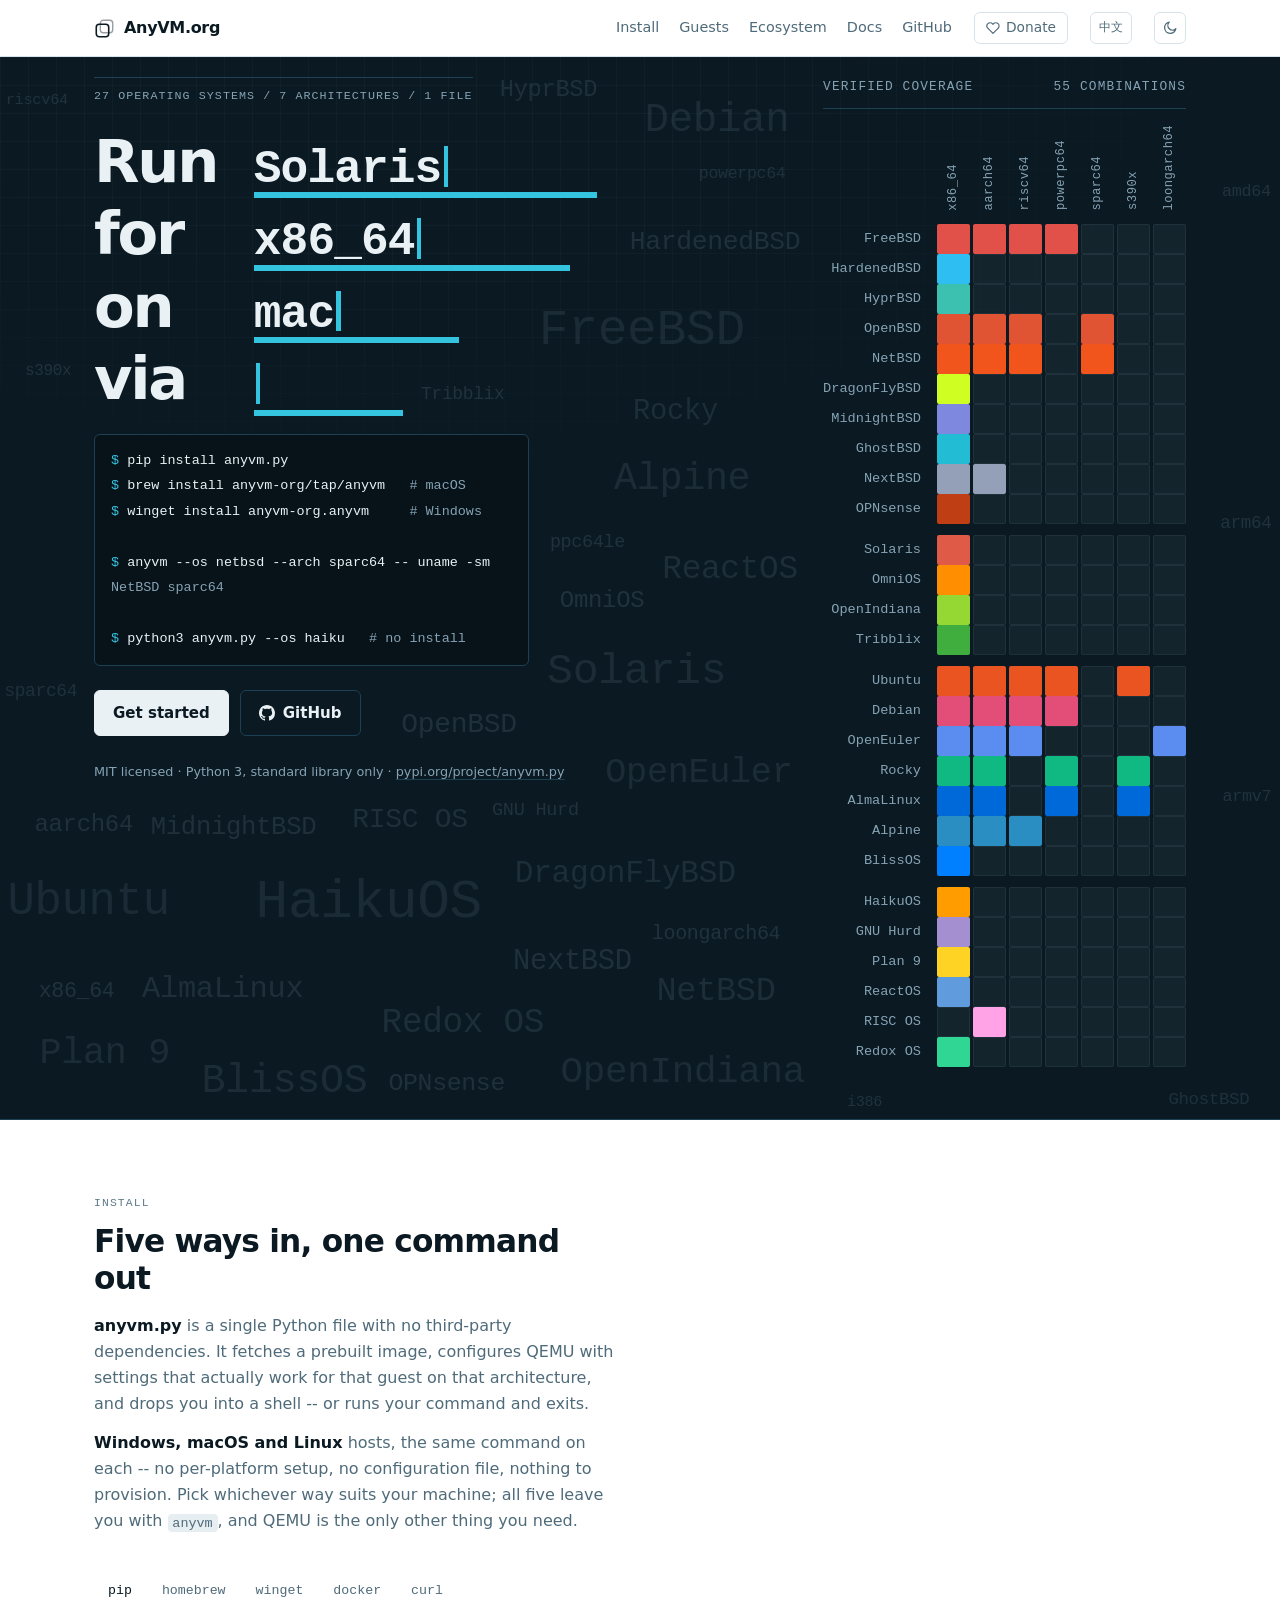
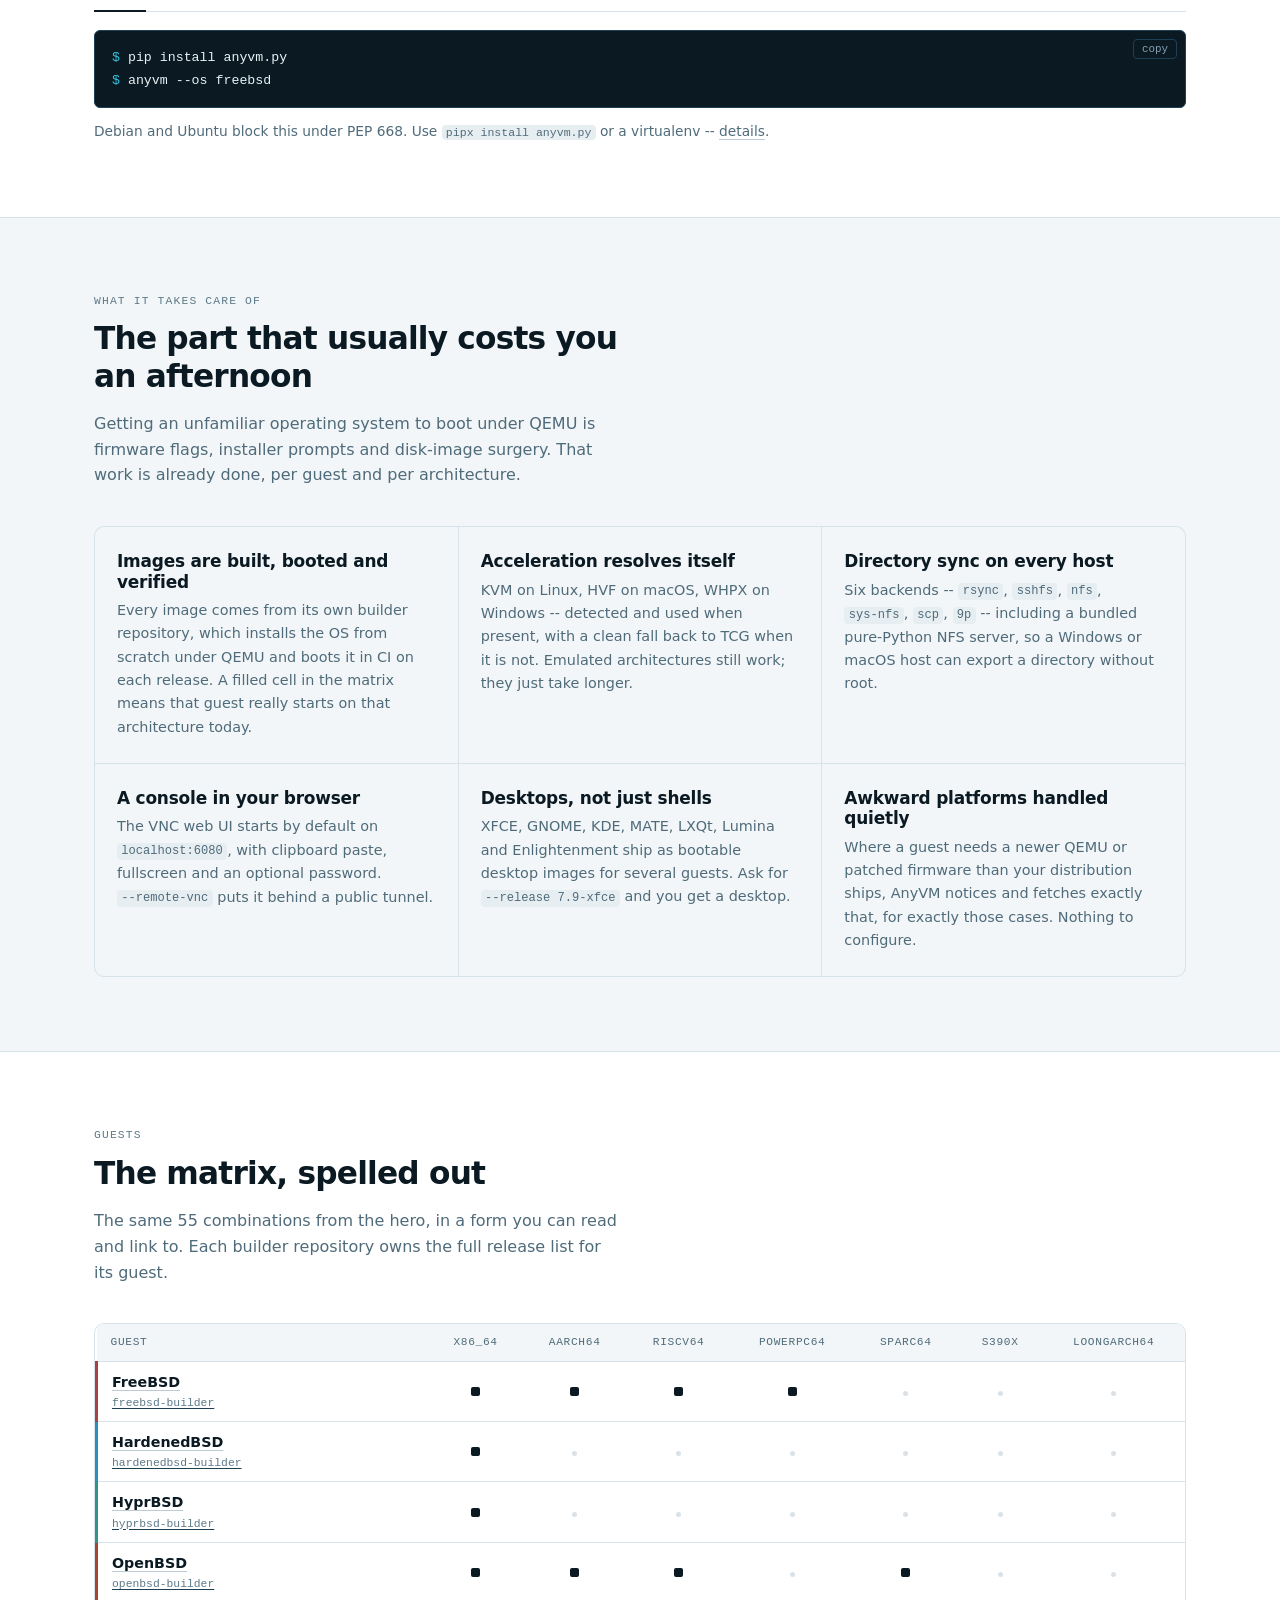
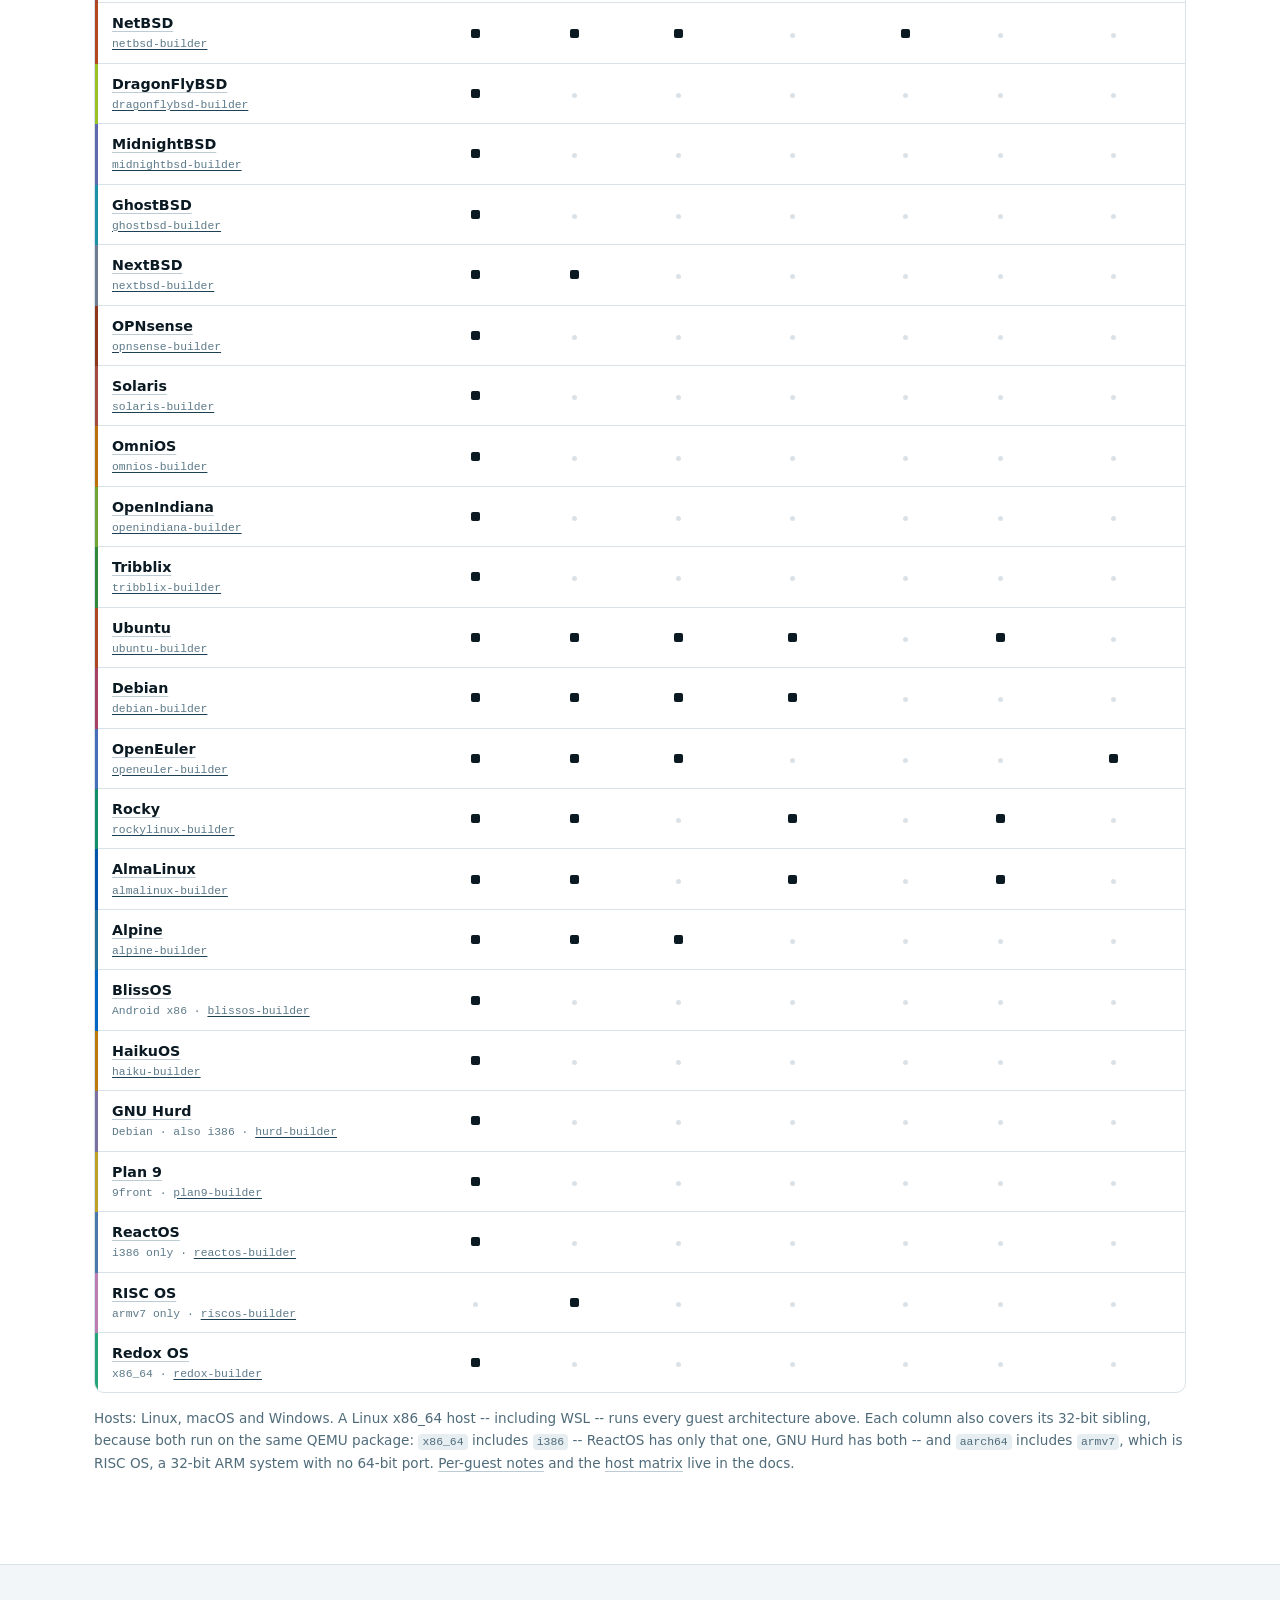
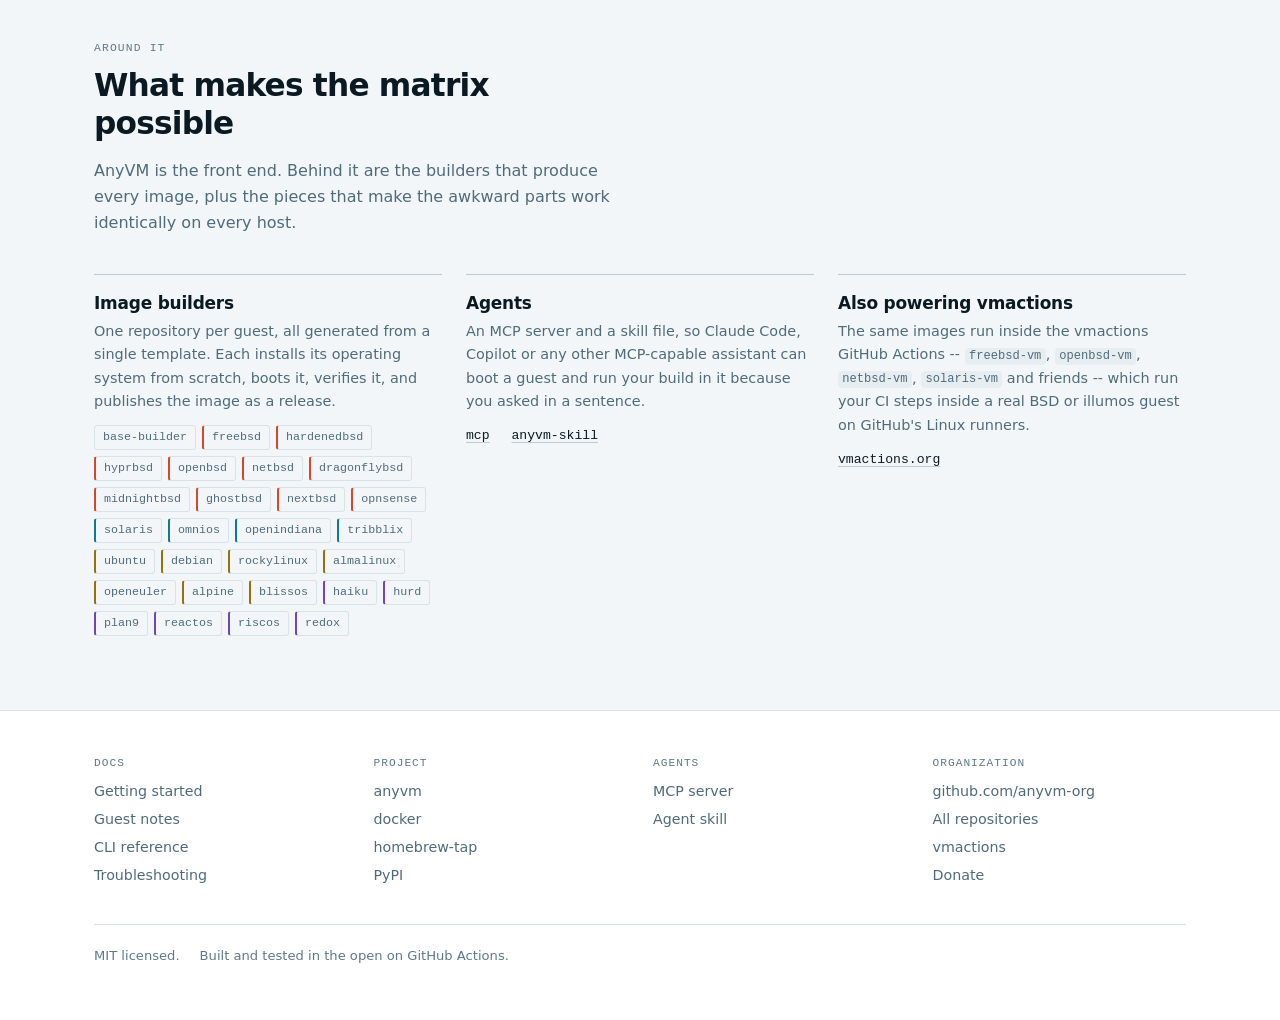
<file: index.html>
<!DOCTYPE html>
<html lang="en">
<head>
<meta charset="utf-8">
<meta name="viewport" content="width=device-width, initial-scale=1">
<title>AnyVM -- run any VM anywhere</title>
<meta name="description" content="One Python file boots 27 operating systems across 7 CPU architectures, on Linux, macOS and Windows. No libvirt, no Vagrant, no VirtualBox.">
<meta name="color-scheme" content="light dark">
<link rel="canonical" href="https://anyvm.org/">
<link rel="icon" href="data:image/svg+xml,%3Csvg%20xmlns='http://www.w3.org/2000/svg'%20viewBox='0%200%2024%2024'%3E%3Crect%20width='24'%20height='24'%20rx='4'%20fill='%230a1922'/%3E%3Crect%20x='7.6'%20y='2.4'%20width='14'%20height='14'%20rx='3.4'%20fill='none'%20stroke='%23e9f1f5'%20stroke-width='2'%20opacity='.45'/%3E%3Crect%20x='2.4'%20y='7.6'%20width='14'%20height='14'%20rx='3.4'%20fill='none'%20stroke='%23e9f1f5'%20stroke-width='2.2'/%3E%3C/svg%3E">
<link rel="stylesheet" href="/assets/style.css">
<script>try{var d=document.documentElement,t=localStorage.getItem('anyvm-theme');if(t==='dark'||t==='light')d.setAttribute('data-theme',t);var l=localStorage.getItem('anyvm-lang');if(!l)l=/^zh/i.test(navigator.language||'')?'zh':'en';if(l==='zh'){d.setAttribute('data-lang','zh');d.setAttribute('lang','zh-Hans');}d.className+='js';}catch(e){}</script>

<meta property="og:type" content="website">
<meta property="og:title" content="AnyVM -- run any VM anywhere">
<meta property="og:description" content="One Python file boots 27 operating systems across 7 CPU architectures, on Linux, macOS and Windows.">
<meta property="og:url" content="https://anyvm.org/">
<meta name="twitter:card" content="summary">
</head>
<body>

<a class="skip" href="#main">Skip to content</a>

<header class="nav">
  <div class="nav-in">
    <a class="brand" href="/" aria-label="AnyVM.org home">
      <svg width="21" height="21" viewBox="0 0 24 24" aria-hidden="true" fill="none"
           stroke="currentColor">
        <rect x="7.2" y="2.6" width="14.2" height="14.2" rx="3.4" stroke-width="1.6" opacity=".42"/>
        <rect x="2.6" y="7.2" width="14.2" height="14.2" rx="3.4" stroke-width="1.8"/>
      </svg>
      <span class="wordmark">AnyVM.org</span>
    </a>
    <nav class="nav-links" aria-label="Main">
      <a href="#install"><span lang="en">Install</span><span lang="zh">安装</span></a>
      <a href="#coverage"><span lang="en">Guests</span><span lang="zh">客户机</span></a>
      <a href="#org" class="opt"><span lang="en">Ecosystem</span><span lang="zh">生态</span></a>
      <a href="/docs/"><span lang="en">Docs</span><span lang="zh">文档</span></a>
      <a href="https://github.com/anyvm-org/anyvm">GitHub</a>
    </nav>
      <a class="donate" href="https://github.com/vmactions/donate">
        <svg width="14" height="14" viewBox="0 0 24 24" fill="none"
             stroke="currentColor" stroke-width="2" stroke-linecap="round"
             stroke-linejoin="round" aria-hidden="true">
          <path d="M20.8 4.6a5.5 5.5 0 0 0-7.8 0L12 5.7l-1-1.1a5.5 5.5 0 0 0-7.8 7.8l1.1 1.1L12 21.2l7.7-7.7 1.1-1.1a5.5 5.5 0 0 0 0-7.8z"/>
        </svg>
        <span lang="en">Donate</span><span lang="zh">赞助</span>
      </a>
      <button class="lang-toggle" type="button" aria-label="切换到中文">
        <span class="when-en">中文</span>
        <span class="when-zh">EN</span>
      </button>      <button class="theme-toggle" type="button" aria-label="Switch theme">
        <svg class="moon" width="16" height="16" viewBox="0 0 24 24" fill="none"
             stroke="currentColor" stroke-width="1.9" stroke-linecap="round"
             stroke-linejoin="round" aria-hidden="true">
          <path d="M20.8 13.1A8.5 8.5 0 1 1 10.9 3.2a6.6 6.6 0 0 0 9.9 9.9z"/>
        </svg>
        <svg class="sun" width="16" height="16" viewBox="0 0 24 24" fill="none"
             stroke="currentColor" stroke-width="1.9" stroke-linecap="round"
             aria-hidden="true">
          <circle cx="12" cy="12" r="4.1"/>
          <path d="M12 2.3v2.4M12 19.3v2.4M4.4 4.4l1.7 1.7M17.9 17.9l1.7 1.7M2.3 12h2.4M19.3 12h2.4M4.4 19.6l1.7-1.7M17.9 6.1l1.7-1.7"/>
        </svg>
      </button>  </div>
</header>

<main id="main">

<!-- ===================== HERO: the coverage matrix ===================== -->
<section class="hero">

  <!-- Decorative only: every one of these names is already in the matrix
       below, so the screen reader does not need them twice. -->
  <div class="hero-names" aria-hidden="true">
    <span>FreeBSD</span>
    <span>OmniOS</span>
    <span>Plan 9</span>
    <span>Tribblix</span>
    <span>NetBSD</span>
    <span>GNU Hurd</span>
    <span>HaikuOS</span>
    <span>OpenBSD</span>
    <span>BlissOS</span>
    <span>MidnightBSD</span>
    <span>Solaris</span>
    <span>DragonFlyBSD</span>
    <span>OpenEuler</span>
    <span>GhostBSD</span>
    <span>OpenIndiana</span>
    <span>NextBSD</span>
    <span>Ubuntu</span>
    <span>ReactOS</span>
    <span>RISC OS</span>
    <span>Redox OS</span>
    <span>HardenedBSD</span>
    <span>Alpine</span>
    <span>Debian</span>
    <span>OPNsense</span>
    <span>Rocky</span>
    <span>AlmaLinux</span>
    <span>HyprBSD</span>

    <!-- Second layer: the architectures, set smaller so the guests stay the
         primary read. Aliases are included on purpose -- aarch64 and arm64
         are the same target under two names people actually type. -->
    <span>x86_64</span>
    <span>aarch64</span>
    <span>riscv64</span>
    <span>arm64</span>
    <span>sparc64</span>
    <span>s390x</span>
    <span>loongarch64</span>
    <span>ppc64le</span>
    <span>amd64</span>
    <span>powerpc64</span>
    <span>i386</span>
    <span>armv7</span>
  </div>

  <div class="hero-in">

    <div>
      <span class="eyebrow" lang="en">27 operating systems / 7 architectures / 1 file</span>
      <span class="eyebrow" lang="zh">27 个操作系统 / 7 种架构 / 1 个文件</span>
      <!-- Four rotating slots -- guest, architecture, host, accelerator --
           each cycling its own list independently. The motion is decorative,
           so the accessible name is the fixed claim rather than a moving
           target. Fixed lines, not one wrapping line: a single line would
           reflow as the words change length. Without JS it reads
           "Run FreeBSD for aarch64 on Linux via KVM" -- one concrete,
           genuinely supported combination.

           NOTE: the slots advance independently, so the combination on
           screen at any instant is not guaranteed to be a supported one.
           It advertises four axes, not one tuple. -->
      <h1 aria-label="Run any VM for any architecture on Windows, macOS, Linux or WSL2, accelerated by KVM, HVF or WHPX">
        <span class="line"><span class="lead" lang="en">Run</span><span class="lead" lang="zh">运行</span><span
          class="typer" aria-hidden="true"><span
          class="typed" data-slot="guest">FreeBSD</span><span class="caret"></span></span></span>
        <span class="line"><span class="lead" lang="en">for</span><span class="lead" lang="zh">架构</span><span
          class="typer typer-arch" aria-hidden="true"><span
          class="typed" data-slot="arch">aarch64</span><span class="caret"></span></span></span>
        <span class="line"><span class="lead" lang="en">on</span><span class="lead" lang="zh">宿主</span><span
          class="typer typer-host" aria-hidden="true"><span
          class="typed" data-slot="host">Linux</span><span class="caret"></span></span></span>
        <span class="line"><span class="lead" lang="en">via</span><span class="lead" lang="zh">加速</span><span
          class="typer typer-accel" aria-hidden="true"><span
          class="typed" data-slot="accel">KVM</span><span class="caret"></span></span></span>
      </h1>

      <pre class="hero-cmd"><span class="s">$</span> pip install anyvm.py
<span class="s">$</span> brew install anyvm-org/tap/anyvm   <span class="o"># macOS</span>
<span class="s">$</span> winget install anyvm-org.anyvm     <span class="o"># Windows</span>

<span class="s">$</span> anyvm --os netbsd --arch sparc64 -- uname -sm
<span class="o">NetBSD sparc64</span>

<span class="s">$</span> python3 anyvm.py --os haiku   <span class="o" lang="en"># no install</span><span class="o" lang="zh"># 免安装</span></pre>

      <div class="cta">
        <a class="btn btn-solid" href="/docs/"><span lang="en">Get started</span><span lang="zh">开始使用</span></a>
        <a class="btn" href="https://github.com/anyvm-org/anyvm">
          <svg width="16" height="16" viewBox="0 0 16 16" fill="currentColor" aria-hidden="true">
            <path d="M8 0C3.58 0 0 3.58 0 8c0 3.54 2.29 6.53 5.47 7.59.4.07.55-.17.55-.38
                     0-.19-.01-.82-.01-1.49-2.01.37-2.53-.49-2.69-.94-.09-.23-.48-.94-.82-1.13
                     -.28-.15-.68-.52-.01-.53.63-.01 1.08.58 1.23.82.72 1.21 1.87.87 2.33.66
                     .07-.52.28-.87.51-1.07-1.78-.2-3.64-.89-3.64-3.95 0-.87.31-1.59.82-2.15
                     -.08-.2-.36-1.02.08-2.12 0 0 .67-.21 2.2.82.64-.18 1.32-.27 2-.27s1.36.09 2 .27
                     c1.53-1.04 2.2-.82 2.2-.82.44 1.1.16 1.92.08 2.12.51.56.82 1.27.82 2.15
                     0 3.07-1.87 3.75-3.65 3.95.29.25.54.73.54 1.48 0 1.07-.01 1.93-.01 2.2
                     0 .21.15.46.55.38A8.01 8.01 0 0 0 16 8c0-4.42-3.58-8-8-8z"/>
          </svg>
          GitHub
        </a>
      </div>

      <p class="hero-foot">
        <span lang="en">MIT licensed &middot; Python 3, standard library only &middot;</span>
        <span lang="zh">MIT 许可 &middot; 只用 Python 3 标准库 &middot;</span>
        <a href="https://pypi.org/project/anyvm.py/">pypi.org/project/anyvm.py</a>
      </p>
    </div>

    <!-- Every filled cell is one guest booting on one architecture in CI.
         The shape is the honest one: x86_64 dense, everything else earned. -->
    <figure class="cov">
      <figcaption class="cov-title">
        <span lang="en">Verified coverage</span><span lang="zh">已验证覆盖</span>
        <span lang="en">55 combinations</span><span lang="zh">55 种组合</span>
      </figcaption>

      <div class="cov-grid">
        <span></span>
        <span class="axis">x86_64</span>
        <span class="axis">aarch64</span>
        <span class="axis">riscv64</span>
        <span class="axis">powerpc64</span>
        <span class="axis">sparc64</span>
        <span class="axis">s390x</span>
        <span class="axis">loongarch64</span>

        <div class="cov-band" data-os="freebsd">
          <span class="cov-os">FreeBSD</span>
          <span class="cov-cell on"></span><span class="cov-cell on"></span><span class="cov-cell on"></span><span class="cov-cell on"></span><span class="cov-cell"></span><span class="cov-cell"></span><span class="cov-cell"></span>
        </div>
        <div class="cov-band" data-os="hardenedbsd">
          <span class="cov-os">HardenedBSD</span>
          <span class="cov-cell on"></span><span class="cov-cell"></span><span class="cov-cell"></span><span class="cov-cell"></span><span class="cov-cell"></span><span class="cov-cell"></span><span class="cov-cell"></span>
        </div>
        <div class="cov-band" data-os="hyprbsd">
          <span class="cov-os">HyprBSD</span>
          <span class="cov-cell on"></span><span class="cov-cell"></span><span class="cov-cell"></span><span class="cov-cell"></span><span class="cov-cell"></span><span class="cov-cell"></span><span class="cov-cell"></span>
        </div>
        <div class="cov-band" data-os="openbsd">
          <span class="cov-os">OpenBSD</span>
          <span class="cov-cell on"></span><span class="cov-cell on"></span><span class="cov-cell on"></span><span class="cov-cell"></span><span class="cov-cell on"></span><span class="cov-cell"></span><span class="cov-cell"></span>
        </div>
        <div class="cov-band" data-os="netbsd">
          <span class="cov-os">NetBSD</span>
          <span class="cov-cell on"></span><span class="cov-cell on"></span><span class="cov-cell on"></span><span class="cov-cell"></span><span class="cov-cell on"></span><span class="cov-cell"></span><span class="cov-cell"></span>
        </div>
        <div class="cov-band" data-os="dragonfly">
          <span class="cov-os">DragonFlyBSD</span>
          <span class="cov-cell on"></span><span class="cov-cell"></span><span class="cov-cell"></span><span class="cov-cell"></span><span class="cov-cell"></span><span class="cov-cell"></span><span class="cov-cell"></span>
        </div>
        <div class="cov-band" data-os="midnightbsd">
          <span class="cov-os">MidnightBSD</span>
          <span class="cov-cell on"></span><span class="cov-cell"></span><span class="cov-cell"></span><span class="cov-cell"></span><span class="cov-cell"></span><span class="cov-cell"></span><span class="cov-cell"></span>
        </div>
        <div class="cov-band" data-os="ghostbsd">
          <span class="cov-os">GhostBSD</span>
          <span class="cov-cell on"></span><span class="cov-cell"></span><span class="cov-cell"></span><span class="cov-cell"></span><span class="cov-cell"></span><span class="cov-cell"></span><span class="cov-cell"></span>
        </div>
        <div class="cov-band" data-os="nextbsd">
          <span class="cov-os">NextBSD</span>
          <span class="cov-cell on"></span><span class="cov-cell on"></span><span class="cov-cell"></span><span class="cov-cell"></span><span class="cov-cell"></span><span class="cov-cell"></span><span class="cov-cell"></span>
        </div>
        <div class="cov-band" data-os="opnsense">
          <span class="cov-os">OPNsense</span>
          <span class="cov-cell on"></span><span class="cov-cell"></span><span class="cov-cell"></span><span class="cov-cell"></span><span class="cov-cell"></span><span class="cov-cell"></span><span class="cov-cell"></span>
        </div>

        <span class="cov-gap"></span>

        <div class="cov-band" data-os="solaris">
          <span class="cov-os">Solaris</span>
          <span class="cov-cell on"></span><span class="cov-cell"></span><span class="cov-cell"></span><span class="cov-cell"></span><span class="cov-cell"></span><span class="cov-cell"></span><span class="cov-cell"></span>
        </div>
        <div class="cov-band" data-os="omnios">
          <span class="cov-os">OmniOS</span>
          <span class="cov-cell on"></span><span class="cov-cell"></span><span class="cov-cell"></span><span class="cov-cell"></span><span class="cov-cell"></span><span class="cov-cell"></span><span class="cov-cell"></span>
        </div>
        <div class="cov-band" data-os="openindiana">
          <span class="cov-os">OpenIndiana</span>
          <span class="cov-cell on"></span><span class="cov-cell"></span><span class="cov-cell"></span><span class="cov-cell"></span><span class="cov-cell"></span><span class="cov-cell"></span><span class="cov-cell"></span>
        </div>
        <div class="cov-band" data-os="tribblix">
          <span class="cov-os">Tribblix</span>
          <span class="cov-cell on"></span><span class="cov-cell"></span><span class="cov-cell"></span><span class="cov-cell"></span><span class="cov-cell"></span><span class="cov-cell"></span><span class="cov-cell"></span>
        </div>

        <span class="cov-gap"></span>

        <div class="cov-band" data-os="ubuntu">
          <span class="cov-os">Ubuntu</span>
          <span class="cov-cell on"></span><span class="cov-cell on"></span><span class="cov-cell on"></span><span class="cov-cell on"></span><span class="cov-cell"></span><span class="cov-cell on"></span><span class="cov-cell"></span>
        </div>
        <div class="cov-band" data-os="debian">
          <span class="cov-os">Debian</span>
          <span class="cov-cell on"></span><span class="cov-cell on"></span><span class="cov-cell on"></span><span class="cov-cell on"></span><span class="cov-cell"></span><span class="cov-cell"></span><span class="cov-cell"></span>
        </div>
        <div class="cov-band" data-os="openeuler">
          <span class="cov-os">OpenEuler</span>
          <span class="cov-cell on"></span><span class="cov-cell on"></span><span class="cov-cell on"></span><span class="cov-cell"></span><span class="cov-cell"></span><span class="cov-cell"></span><span class="cov-cell on"></span>
        </div>
        <div class="cov-band" data-os="rockylinux">
          <span class="cov-os">Rocky</span>
          <span class="cov-cell on"></span><span class="cov-cell on"></span><span class="cov-cell"></span><span class="cov-cell on"></span><span class="cov-cell"></span><span class="cov-cell on"></span><span class="cov-cell"></span>
        </div>
        <div class="cov-band" data-os="almalinux">
          <span class="cov-os">AlmaLinux</span>
          <span class="cov-cell on"></span><span class="cov-cell on"></span><span class="cov-cell"></span><span class="cov-cell on"></span><span class="cov-cell"></span><span class="cov-cell on"></span><span class="cov-cell"></span>
        </div>
        <div class="cov-band" data-os="alpine">
          <span class="cov-os">Alpine</span>
          <span class="cov-cell on"></span><span class="cov-cell on"></span><span class="cov-cell on"></span><span class="cov-cell"></span><span class="cov-cell"></span><span class="cov-cell"></span><span class="cov-cell"></span>
        </div>
        <div class="cov-band" data-os="blissos">
          <span class="cov-os">BlissOS</span>
          <span class="cov-cell on"></span><span class="cov-cell"></span><span class="cov-cell"></span><span class="cov-cell"></span><span class="cov-cell"></span><span class="cov-cell"></span><span class="cov-cell"></span>
        </div>

        <span class="cov-gap"></span>

        <div class="cov-band" data-os="haiku">
          <span class="cov-os">HaikuOS</span>
          <span class="cov-cell on"></span><span class="cov-cell"></span><span class="cov-cell"></span><span class="cov-cell"></span><span class="cov-cell"></span><span class="cov-cell"></span><span class="cov-cell"></span>
        </div>
        <div class="cov-band" data-os="hurd">
          <span class="cov-os">GNU Hurd</span>
          <span class="cov-cell on"></span><span class="cov-cell"></span><span class="cov-cell"></span><span class="cov-cell"></span><span class="cov-cell"></span><span class="cov-cell"></span><span class="cov-cell"></span>
        </div>
        <div class="cov-band" data-os="plan9">
          <span class="cov-os">Plan 9</span>
          <span class="cov-cell on"></span><span class="cov-cell"></span><span class="cov-cell"></span><span class="cov-cell"></span><span class="cov-cell"></span><span class="cov-cell"></span><span class="cov-cell"></span>
        </div>
        <div class="cov-band" data-os="reactos">
          <span class="cov-os">ReactOS</span>
          <span class="cov-cell on"></span><span class="cov-cell"></span><span class="cov-cell"></span><span class="cov-cell"></span><span class="cov-cell"></span><span class="cov-cell"></span><span class="cov-cell"></span>
        </div>
        <!-- RISC OS is 32-bit ARM only (armv7, a Raspberry Pi 2). It sits in
             the aarch64 column for the same reason ReactOS sits in x86_64:
             the 32-bit variant folds into its family's column rather than
             earning an eighth axis. See the legend under the table. -->
        <div class="cov-band" data-os="riscos">
          <span class="cov-os">RISC OS</span>
          <span class="cov-cell"></span><span class="cov-cell on"></span><span class="cov-cell"></span><span class="cov-cell"></span><span class="cov-cell"></span><span class="cov-cell"></span><span class="cov-cell"></span>
        </div>
        <div class="cov-band" data-os="redox">
          <span class="cov-os">Redox OS</span>
          <span class="cov-cell on"></span><span class="cov-cell"></span><span class="cov-cell"></span><span class="cov-cell"></span><span class="cov-cell"></span><span class="cov-cell"></span><span class="cov-cell"></span>
        </div>
      </div>
    </figure>

  </div>
</section>

<!-- ===================== INSTALL ===================== -->
<section class="section" id="install">
  <div class="wrap">
    <div class="section-head">
      <span class="tag" lang="en">Install</span><span class="tag" lang="zh">安装</span>
      <h2 lang="en">Five ways in, one command out</h2>
      <h2 lang="zh">怎么装都行，用法就一条命令</h2>
      <p lang="en">
        <strong>anyvm.py</strong> is a single Python file with no third-party
        dependencies. It fetches a prebuilt image, configures QEMU with
        settings that actually work for that guest on that architecture, and
        drops you into a shell -- or runs your command and exits.
      </p>
      <p lang="zh">
        <strong>anyvm.py</strong> 就是一个 Python 文件，不依赖任何第三方库。它会下载预先构建好的镜像，
        按这个系统在这个架构上真正跑得通的参数配好 QEMU，然后把你丢进 shell；
        也可以直接跑完你给的命令就退出。
      </p>
      <p lang="en">
        <strong>Windows, macOS and Linux</strong> hosts, the same command on
        each -- no per-platform setup, no configuration file, nothing to
        provision. Pick whichever way suits your machine; all five leave you
        with <code>anyvm</code>, and QEMU is the only other thing you need.
      </p>
      <p lang="zh">
        <strong>Windows、macOS、Linux</strong> 都能当宿主，命令一模一样：不用分平台配置，不用写配置文件，
        不用预先准备任何东西。挑个顺手的装法就行，五种最后都是同一条
        <code>anyvm</code> 命令，另外只要有 QEMU。
      </p>
    </div>

    <div data-tabs>
      <div class="tabs" role="tablist" aria-label="Installation method">
        <button class="tab" role="tab" id="tab-pip" aria-controls="panel-pip" aria-selected="true">pip</button>
        <button class="tab" role="tab" id="tab-brew" aria-controls="panel-brew" aria-selected="false" tabindex="-1">homebrew</button>
        <button class="tab" role="tab" id="tab-winget" aria-controls="panel-winget" aria-selected="false" tabindex="-1">winget</button>
        <button class="tab" role="tab" id="tab-docker" aria-controls="panel-docker" aria-selected="false" tabindex="-1">docker</button>
        <button class="tab" role="tab" id="tab-file" aria-controls="panel-file" aria-selected="false" tabindex="-1">curl</button>
      </div>

      <div class="panel" role="tabpanel" id="panel-pip" aria-labelledby="tab-pip">
        <div class="code">
<pre><span class="s">$</span> pip install anyvm.py
<span class="s">$</span> anyvm --os freebsd</pre>
        </div>
        <p class="panel-note" lang="en">
          Debian and Ubuntu block this under PEP&nbsp;668. Use
          <code>pipx install anyvm.py</code> or a virtualenv --
          <a href="/docs/#install">details</a>.
        </p>
        <p class="panel-note" lang="zh">
          Debian 和 Ubuntu 会按 PEP&nbsp;668 把这条命令拦下来。改用
          <code>pipx install anyvm.py</code> ，或者装进虚拟环境 ——
          <a href="/docs/#install">详见文档</a>。
        </p>
      </div>

      <div class="panel" role="tabpanel" id="panel-brew" aria-labelledby="tab-brew" hidden>
        <div class="code">
<pre><span class="s">$</span> brew install anyvm-org/tap/anyvm
<span class="s">$</span> anyvm --os freebsd</pre>
        </div>
        <p class="panel-note" lang="en">
          The tap pulls in <code>qemu</code> and <code>zstd</code>, so there is
          nothing else to install.
        </p>
        <p class="panel-note" lang="zh">
          这个 tap 会顺带把 <code>qemu</code> 和 <code>zstd</code> 装上，不用再管别的。
        </p>
      </div>

      <div class="panel" role="tabpanel" id="panel-winget" aria-labelledby="tab-winget" hidden>
        <div class="code">
<pre><span class="s">$</span> winget install anyvm-org.anyvm
<span class="s">$</span> anyvm --os freebsd</pre>
        </div>
        <p class="panel-note" lang="en">
          A self-contained build with Python bundled in, and QEMU comes with it
          as a package dependency -- nothing else to install.
        </p>
        <p class="panel-note" lang="zh">
          打包了 Python 的独立版本，Windows 上除了 QEMU 什么都不用装。
        </p>
      </div>

      <div class="panel" role="tabpanel" id="panel-docker" aria-labelledby="tab-docker" hidden>
        <div class="code">
<pre><span class="s">$</span> docker run --rm -it ghcr.io/anyvm-org/anyvm:latest --os freebsd</pre>
        </div>
        <p class="panel-note" lang="en">
          A VM inside a container, QEMU already set up. More tags in
          <a href="https://github.com/anyvm-org/docker">anyvm-org/docker</a>.
        </p>
        <p class="panel-note" lang="zh">
          在容器里跑虚拟机，QEMU 都配好了。更多标签见
          <a href="https://github.com/anyvm-org/docker">anyvm-org/docker</a>。
        </p>
      </div>

      <div class="panel" role="tabpanel" id="panel-file" aria-labelledby="tab-file" hidden>
        <div class="code">
<pre><span class="s">$</span> curl -O https://raw.githubusercontent.com/anyvm-org/anyvm/main/anyvm.py
<span class="s">$</span> python3 anyvm.py --os freebsd</pre>
        </div>
        <p class="panel-note" lang="en">
          Nothing outside the standard library is imported, so this one file is
          the whole program. Commit it, bake it into a CI image, scp it to a
          jump host.
        </p>
        <p class="panel-note" lang="zh">
          它不 import 标准库以外的任何东西，所以这一个文件就是全部。可以直接提交进
          仓库、打进 CI 镜像、scp 到跳板机。
        </p>
      </div>
    </div>
  </div>
</section>

<!-- ===================== WHAT IT HANDLES ===================== -->
<section class="section section-2" id="why">
  <div class="wrap">
    <div class="section-head">
      <span class="tag" lang="en">What it takes care of</span><span class="tag" lang="zh">它替你省掉的麻烦</span>
      <h2 lang="en">The part that usually costs you an afternoon</h2>
      <h2 lang="zh">通常得搭进去一个下午的活</h2>
      <p lang="en">
        Getting an unfamiliar operating system to boot under QEMU is firmware
        flags, installer prompts and disk-image surgery. That work is already
        done, per guest and per architecture.
      </p>
      <p lang="zh">
        让一个没碰过的系统在 QEMU 里跑起来，得调固件参数、过安装器、动磁盘镜像。
        这些活已经干完了，每个系统、每个架构都干过一遍。
      </p>
    </div>

    <div class="cards">
      <div class="card">
        <h3 lang="en">Images are built, booted and verified</h3><h3 lang="zh">镜像都真启动验证过</h3>
        <p lang="en">
          Every image comes from its own builder repository, which installs the
          OS from scratch under QEMU and boots it in CI on each release. A
          filled cell in the matrix means that guest really starts on that
          architecture today.
        </p>
        <p lang="zh">
          每个镜像都有自己的 builder 仓库，在 QEMU 里从零装好系统，每次发版都在 CI 里
          真跑一遍。矩阵里填了色的格子，意思是这个系统今天确实能在这个架构上起来。
        </p>
      </div>
      <div class="card">
        <h3 lang="en">Acceleration resolves itself</h3><h3 lang="zh">加速不用你管</h3>
        <p lang="en">
          KVM on Linux, HVF on macOS, WHPX on Windows -- detected and used when
          present, with a clean fall back to TCG when it is not. Emulated
          architectures still work; they just take longer.
        </p>
        <p lang="zh">
          Linux 上用 KVM，macOS 上用 HVF，Windows 上用 WHPX：有就自动用上，没有就退回
          TCG。模拟架构照样能跑，就是慢一些。
        </p>
      </div>
      <div class="card">
        <h3 lang="en">Directory sync on every host</h3><h3 lang="zh">目录共享哪种宿主都能用</h3>
        <p lang="en">
          Six backends -- <code>rsync</code>, <code>sshfs</code>,
          <code>nfs</code>, <code>sys-nfs</code>, <code>scp</code>,
          <code>9p</code> -- including a bundled pure-Python NFS server, so a
          Windows or macOS host can export a directory without root.
        </p>
        <p lang="zh">
          六种后端：<code>rsync</code>、<code>sshfs</code>、<code>nfs</code>、
          <code>sys-nfs</code>、<code>scp</code>、<code>9p</code>。其中的 NFS 服务器是
          纯 Python 写的，一并打包在内，所以 Windows 和 macOS 上不用 root 也能共享目录。
        </p>
      </div>
      <div class="card">
        <h3 lang="en">A console in your browser</h3><h3 lang="zh">图形界面直接开在浏览器里</h3>
        <p lang="en">
          The VNC web UI starts by default on <code>localhost:6080</code>, with
          clipboard paste, fullscreen and an optional password.
          <code>--remote-vnc</code> puts it behind a public tunnel.
        </p>
        <p lang="zh">
          VNC 网页控制台默认跑在 <code>localhost:6080</code>，能粘贴剪贴板、能全屏，
          也能设密码。加上 <code>--remote-vnc</code> 就把它挂到公网隧道上。
        </p>
      </div>
      <div class="card">
        <h3 lang="en">Desktops, not just shells</h3><h3 lang="zh">不止命令行，还有完整桌面</h3>
        <p lang="en">
          XFCE, GNOME, KDE, MATE, LXQt, Lumina and Enlightenment ship as
          bootable desktop images for several guests. Ask for
          <code>--release 7.9-xfce</code> and you get a desktop.
        </p>
        <p lang="zh">
          XFCE、GNOME、KDE、MATE、LXQt、Lumina、Enlightenment 都有现成的桌面镜像，
          好几个系统都能用。写上 <code>--release 7.9-xfce</code>，开出来就是个桌面。
        </p>
      </div>
      <div class="card">
        <h3 lang="en">Awkward platforms handled quietly</h3><h3 lang="zh">冷门平台的坑都填过了</h3>
        <p lang="en">
          Where a guest needs a newer QEMU or patched firmware than your
          distribution ships, AnyVM notices and fetches exactly that, for
          exactly those cases. Nothing to configure.
        </p>
        <p lang="zh">
          有些系统需要比你发行版更新的 QEMU，或者打过补丁的固件。AnyVM 认得出这些情况，
          只在需要的时候去取，不用你操心。
        </p>
      </div>
    </div>
  </div>
</section>

<!-- ===================== COVERAGE TABLE ===================== -->
<section class="section" id="coverage">
  <div class="wrap">
    <div class="section-head">
      <span class="tag" lang="en">Guests</span><span class="tag" lang="zh">客户机</span>
      <h2 lang="en">The matrix, spelled out</h2>
      <h2 lang="zh">把矩阵摊开看</h2>
      <p lang="en">
        The same 55 combinations from the hero, in a form you can read and
        link to. Each builder repository owns the full release list for its
        guest.
      </p>
      <p lang="zh">
        还是上面那 55 种组合，换成能读、能引用的表格。每个系统支持哪些版本，由它
        自己的 builder 仓库说了算。
      </p>
    </div>

    <div class="tablewrap">
      <table>
        <thead>
          <tr>
            <th scope="col"><span lang="en">Guest</span><span lang="zh">客户机</span></th>
            <th scope="col" class="mark">x86_64</th>
            <th scope="col" class="mark">aarch64</th>
            <th scope="col" class="mark">riscv64</th>
            <th scope="col" class="mark">powerpc64</th>
            <th scope="col" class="mark">sparc64</th>
            <th scope="col" class="mark">s390x</th>
            <th scope="col" class="mark">loongarch64</th>
          </tr>
        </thead>
        <tbody>
          <tr data-os="freebsd">
            <th scope="row" class="row-os"><a href="/docs/guests.html#freebsd">FreeBSD</a><span class="sub"><a href="https://github.com/anyvm-org/freebsd-builder">freebsd-builder</a></span></th>
            <td class="mark"><span class="mk mk-on" title="Supported"></span></td>
            <td class="mark"><span class="mk mk-on" title="Supported"></span></td>
            <td class="mark"><span class="mk mk-on" title="Supported"></span></td>
            <td class="mark"><span class="mk mk-on" title="Supported"></span></td>
            <td class="mark"><span class="mk mk-off" title="Not available"></span></td>
            <td class="mark"><span class="mk mk-off" title="Not available"></span></td>
            <td class="mark"><span class="mk mk-off" title="Not available"></span></td>
          </tr>
          <tr data-os="hardenedbsd">
            <th scope="row" class="row-os"><a href="/docs/guests.html#hardenedbsd">HardenedBSD</a><span class="sub"><a href="https://github.com/anyvm-org/hardenedbsd-builder">hardenedbsd-builder</a></span></th>
            <td class="mark"><span class="mk mk-on" title="Supported"></span></td>
            <td class="mark"><span class="mk mk-off" title="Not available"></span></td>
            <td class="mark"><span class="mk mk-off" title="Not available"></span></td>
            <td class="mark"><span class="mk mk-off" title="Not available"></span></td>
            <td class="mark"><span class="mk mk-off" title="Not available"></span></td>
            <td class="mark"><span class="mk mk-off" title="Not available"></span></td>
            <td class="mark"><span class="mk mk-off" title="Not available"></span></td>
          </tr>
          <tr data-os="hyprbsd">
            <th scope="row" class="row-os"><a href="/docs/guests.html#hyprbsd">HyprBSD</a><span class="sub"><a href="https://github.com/anyvm-org/hyprbsd-builder">hyprbsd-builder</a></span></th>
            <td class="mark"><span class="mk mk-on" title="Supported"></span></td>
            <td class="mark"><span class="mk mk-off" title="Not available"></span></td>
            <td class="mark"><span class="mk mk-off" title="Not available"></span></td>
            <td class="mark"><span class="mk mk-off" title="Not available"></span></td>
            <td class="mark"><span class="mk mk-off" title="Not available"></span></td>
            <td class="mark"><span class="mk mk-off" title="Not available"></span></td>
            <td class="mark"><span class="mk mk-off" title="Not available"></span></td>
          </tr>
          <tr data-os="openbsd">
            <th scope="row" class="row-os"><a href="/docs/guests.html#openbsd">OpenBSD</a><span class="sub"><a href="https://github.com/anyvm-org/openbsd-builder">openbsd-builder</a></span></th>
            <td class="mark"><span class="mk mk-on" title="Supported"></span></td>
            <td class="mark"><span class="mk mk-on" title="Supported"></span></td>
            <td class="mark"><span class="mk mk-on" title="Supported"></span></td>
            <td class="mark"><span class="mk mk-off" title="Not available"></span></td>
            <td class="mark"><span class="mk mk-on" title="Supported"></span></td>
            <td class="mark"><span class="mk mk-off" title="Not available"></span></td>
            <td class="mark"><span class="mk mk-off" title="Not available"></span></td>
          </tr>
          <tr data-os="netbsd">
            <th scope="row" class="row-os"><a href="/docs/guests.html#netbsd">NetBSD</a><span class="sub"><a href="https://github.com/anyvm-org/netbsd-builder">netbsd-builder</a></span></th>
            <td class="mark"><span class="mk mk-on" title="Supported"></span></td>
            <td class="mark"><span class="mk mk-on" title="Supported"></span></td>
            <td class="mark"><span class="mk mk-on" title="Supported"></span></td>
            <td class="mark"><span class="mk mk-off" title="Not available"></span></td>
            <td class="mark"><span class="mk mk-on" title="Supported"></span></td>
            <td class="mark"><span class="mk mk-off" title="Not available"></span></td>
            <td class="mark"><span class="mk mk-off" title="Not available"></span></td>
          </tr>
          <tr data-os="dragonfly">
            <th scope="row" class="row-os"><a href="/docs/guests.html#dragonflybsd">DragonFlyBSD</a><span class="sub"><a href="https://github.com/anyvm-org/dragonflybsd-builder">dragonflybsd-builder</a></span></th>
            <td class="mark"><span class="mk mk-on" title="Supported"></span></td>
            <td class="mark"><span class="mk mk-off" title="Not available"></span></td>
            <td class="mark"><span class="mk mk-off" title="Not available"></span></td>
            <td class="mark"><span class="mk mk-off" title="Not available"></span></td>
            <td class="mark"><span class="mk mk-off" title="Not available"></span></td>
            <td class="mark"><span class="mk mk-off" title="Not available"></span></td>
            <td class="mark"><span class="mk mk-off" title="Not available"></span></td>
          </tr>
          <tr data-os="midnightbsd">
            <th scope="row" class="row-os"><a href="/docs/guests.html#midnightbsd">MidnightBSD</a><span class="sub"><a href="https://github.com/anyvm-org/midnightbsd-builder">midnightbsd-builder</a></span></th>
            <td class="mark"><span class="mk mk-on" title="Supported"></span></td>
            <td class="mark"><span class="mk mk-off" title="Not available"></span></td>
            <td class="mark"><span class="mk mk-off" title="Not available"></span></td>
            <td class="mark"><span class="mk mk-off" title="Not available"></span></td>
            <td class="mark"><span class="mk mk-off" title="Not available"></span></td>
            <td class="mark"><span class="mk mk-off" title="Not available"></span></td>
            <td class="mark"><span class="mk mk-off" title="Not available"></span></td>
          </tr>
          <tr data-os="ghostbsd">
            <th scope="row" class="row-os"><a href="/docs/guests.html#ghostbsd">GhostBSD</a><span class="sub"><a href="https://github.com/anyvm-org/ghostbsd-builder">ghostbsd-builder</a></span></th>
            <td class="mark"><span class="mk mk-on" title="Supported"></span></td>
            <td class="mark"><span class="mk mk-off" title="Not available"></span></td>
            <td class="mark"><span class="mk mk-off" title="Not available"></span></td>
            <td class="mark"><span class="mk mk-off" title="Not available"></span></td>
            <td class="mark"><span class="mk mk-off" title="Not available"></span></td>
            <td class="mark"><span class="mk mk-off" title="Not available"></span></td>
            <td class="mark"><span class="mk mk-off" title="Not available"></span></td>
          </tr>
          <tr data-os="nextbsd">
            <th scope="row" class="row-os"><a href="/docs/guests.html#nextbsd">NextBSD</a><span class="sub"><a href="https://github.com/anyvm-org/nextbsd-builder">nextbsd-builder</a></span></th>
            <td class="mark"><span class="mk mk-on" title="Supported"></span></td>
            <td class="mark"><span class="mk mk-on" title="Supported"></span></td>
            <td class="mark"><span class="mk mk-off" title="Not available"></span></td>
            <td class="mark"><span class="mk mk-off" title="Not available"></span></td>
            <td class="mark"><span class="mk mk-off" title="Not available"></span></td>
            <td class="mark"><span class="mk mk-off" title="Not available"></span></td>
            <td class="mark"><span class="mk mk-off" title="Not available"></span></td>
          </tr>

          <tr data-os="opnsense">
            <th scope="row" class="row-os"><a href="/docs/guests.html#opnsense">OPNsense</a><span class="sub"><a href="https://github.com/anyvm-org/opnsense-builder">opnsense-builder</a></span></th>
            <td class="mark"><span class="mk mk-on" title="Supported"></span></td>
            <td class="mark"><span class="mk mk-off" title="Not available"></span></td>
            <td class="mark"><span class="mk mk-off" title="Not available"></span></td>
            <td class="mark"><span class="mk mk-off" title="Not available"></span></td>
            <td class="mark"><span class="mk mk-off" title="Not available"></span></td>
            <td class="mark"><span class="mk mk-off" title="Not available"></span></td>
            <td class="mark"><span class="mk mk-off" title="Not available"></span></td>
          </tr>

          <tr data-os="solaris">
            <th scope="row" class="row-os"><a href="/docs/guests.html#solaris">Solaris</a><span class="sub"><a href="https://github.com/anyvm-org/solaris-builder">solaris-builder</a></span></th>
            <td class="mark"><span class="mk mk-on" title="Supported"></span></td>
            <td class="mark"><span class="mk mk-off" title="Not available"></span></td>
            <td class="mark"><span class="mk mk-off" title="Not available"></span></td>
            <td class="mark"><span class="mk mk-off" title="Not available"></span></td>
            <td class="mark"><span class="mk mk-off" title="Not available"></span></td>
            <td class="mark"><span class="mk mk-off" title="Not available"></span></td>
            <td class="mark"><span class="mk mk-off" title="Not available"></span></td>
          </tr>
          <tr data-os="omnios">
            <th scope="row" class="row-os"><a href="/docs/guests.html#omnios">OmniOS</a><span class="sub"><a href="https://github.com/anyvm-org/omnios-builder">omnios-builder</a></span></th>
            <td class="mark"><span class="mk mk-on" title="Supported"></span></td>
            <td class="mark"><span class="mk mk-off" title="Not available"></span></td>
            <td class="mark"><span class="mk mk-off" title="Not available"></span></td>
            <td class="mark"><span class="mk mk-off" title="Not available"></span></td>
            <td class="mark"><span class="mk mk-off" title="Not available"></span></td>
            <td class="mark"><span class="mk mk-off" title="Not available"></span></td>
            <td class="mark"><span class="mk mk-off" title="Not available"></span></td>
          </tr>
          <tr data-os="openindiana">
            <th scope="row" class="row-os"><a href="/docs/guests.html#openindiana">OpenIndiana</a><span class="sub"><a href="https://github.com/anyvm-org/openindiana-builder">openindiana-builder</a></span></th>
            <td class="mark"><span class="mk mk-on" title="Supported"></span></td>
            <td class="mark"><span class="mk mk-off" title="Not available"></span></td>
            <td class="mark"><span class="mk mk-off" title="Not available"></span></td>
            <td class="mark"><span class="mk mk-off" title="Not available"></span></td>
            <td class="mark"><span class="mk mk-off" title="Not available"></span></td>
            <td class="mark"><span class="mk mk-off" title="Not available"></span></td>
            <td class="mark"><span class="mk mk-off" title="Not available"></span></td>
          </tr>
          <tr data-os="tribblix">
            <th scope="row" class="row-os"><a href="/docs/guests.html#tribblix">Tribblix</a><span class="sub"><a href="https://github.com/anyvm-org/tribblix-builder">tribblix-builder</a></span></th>
            <td class="mark"><span class="mk mk-on" title="Supported"></span></td>
            <td class="mark"><span class="mk mk-off" title="Not available"></span></td>
            <td class="mark"><span class="mk mk-off" title="Not available"></span></td>
            <td class="mark"><span class="mk mk-off" title="Not available"></span></td>
            <td class="mark"><span class="mk mk-off" title="Not available"></span></td>
            <td class="mark"><span class="mk mk-off" title="Not available"></span></td>
            <td class="mark"><span class="mk mk-off" title="Not available"></span></td>
          </tr>

          <tr data-os="ubuntu">
            <th scope="row" class="row-os"><a href="/docs/guests.html#ubuntu">Ubuntu</a><span class="sub"><a href="https://github.com/anyvm-org/ubuntu-builder">ubuntu-builder</a></span></th>
            <td class="mark"><span class="mk mk-on" title="Supported"></span></td>
            <td class="mark"><span class="mk mk-on" title="Supported"></span></td>
            <td class="mark"><span class="mk mk-on" title="Supported"></span></td>
            <td class="mark"><span class="mk mk-on" title="Supported"></span></td>
            <td class="mark"><span class="mk mk-off" title="Not available"></span></td>
            <td class="mark"><span class="mk mk-on" title="Supported"></span></td>
            <td class="mark"><span class="mk mk-off" title="Not available"></span></td>
          </tr>
          <tr data-os="debian">
            <th scope="row" class="row-os"><a href="/docs/guests.html#debian">Debian</a><span class="sub"><a href="https://github.com/anyvm-org/debian-builder">debian-builder</a></span></th>
            <td class="mark"><span class="mk mk-on" title="Supported"></span></td>
            <td class="mark"><span class="mk mk-on" title="Supported"></span></td>
            <td class="mark"><span class="mk mk-on" title="Supported"></span></td>
            <td class="mark"><span class="mk mk-on" title="Supported"></span></td>
            <td class="mark"><span class="mk mk-off" title="Not available"></span></td>
            <td class="mark"><span class="mk mk-off" title="Not available"></span></td>
            <td class="mark"><span class="mk mk-off" title="Not available"></span></td>
          </tr>
          <tr data-os="openeuler">
            <th scope="row" class="row-os"><a href="/docs/guests.html#openeuler">OpenEuler</a><span class="sub"><a href="https://github.com/anyvm-org/openeuler-builder">openeuler-builder</a></span></th>
            <td class="mark"><span class="mk mk-on" title="Supported"></span></td>
            <td class="mark"><span class="mk mk-on" title="Supported"></span></td>
            <td class="mark"><span class="mk mk-on" title="Supported"></span></td>
            <td class="mark"><span class="mk mk-off" title="Not available"></span></td>
            <td class="mark"><span class="mk mk-off" title="Not available"></span></td>
            <td class="mark"><span class="mk mk-off" title="Not available"></span></td>
            <td class="mark"><span class="mk mk-on" title="Supported"></span></td>
          </tr>
          <tr data-os="rockylinux">
            <th scope="row" class="row-os"><a href="/docs/guests.html#rockylinux">Rocky</a><span class="sub"><a href="https://github.com/anyvm-org/rockylinux-builder">rockylinux-builder</a></span></th>
            <td class="mark"><span class="mk mk-on" title="Supported"></span></td>
            <td class="mark"><span class="mk mk-on" title="Supported"></span></td>
            <td class="mark"><span class="mk mk-off" title="Not available"></span></td>
            <td class="mark"><span class="mk mk-on" title="Supported"></span></td>
            <td class="mark"><span class="mk mk-off" title="Not available"></span></td>
            <td class="mark"><span class="mk mk-on" title="Supported"></span></td>
            <td class="mark"><span class="mk mk-off" title="Not available"></span></td>
          </tr>
          <tr data-os="almalinux">
            <th scope="row" class="row-os"><a href="/docs/guests.html#almalinux">AlmaLinux</a><span class="sub"><a href="https://github.com/anyvm-org/almalinux-builder">almalinux-builder</a></span></th>
            <td class="mark"><span class="mk mk-on" title="Supported"></span></td>
            <td class="mark"><span class="mk mk-on" title="Supported"></span></td>
            <td class="mark"><span class="mk mk-off" title="Not available"></span></td>
            <td class="mark"><span class="mk mk-on" title="Supported"></span></td>
            <td class="mark"><span class="mk mk-off" title="Not available"></span></td>
            <td class="mark"><span class="mk mk-on" title="Supported"></span></td>
            <td class="mark"><span class="mk mk-off" title="Not available"></span></td>
          </tr>
          <tr data-os="alpine">
            <th scope="row" class="row-os"><a href="/docs/guests.html#alpine">Alpine</a><span class="sub"><a href="https://github.com/anyvm-org/alpine-builder">alpine-builder</a></span></th>
            <td class="mark"><span class="mk mk-on" title="Supported"></span></td>
            <td class="mark"><span class="mk mk-on" title="Supported"></span></td>
            <td class="mark"><span class="mk mk-on" title="Supported"></span></td>
            <td class="mark"><span class="mk mk-off" title="Not available"></span></td>
            <td class="mark"><span class="mk mk-off" title="Not available"></span></td>
            <td class="mark"><span class="mk mk-off" title="Not available"></span></td>
            <td class="mark"><span class="mk mk-off" title="Not available"></span></td>
          </tr>
          <tr data-os="blissos">
            <th scope="row" class="row-os"><a href="/docs/guests.html#blissos">BlissOS</a><span class="sub">Android x86 &middot; <a href="https://github.com/anyvm-org/blissos-builder">blissos-builder</a></span></th>
            <td class="mark"><span class="mk mk-on" title="Supported"></span></td>
            <td class="mark"><span class="mk mk-off" title="Not available"></span></td>
            <td class="mark"><span class="mk mk-off" title="Not available"></span></td>
            <td class="mark"><span class="mk mk-off" title="Not available"></span></td>
            <td class="mark"><span class="mk mk-off" title="Not available"></span></td>
            <td class="mark"><span class="mk mk-off" title="Not available"></span></td>
            <td class="mark"><span class="mk mk-off" title="Not available"></span></td>
          </tr>

          <tr data-os="haiku">
            <th scope="row" class="row-os"><a href="/docs/guests.html#haiku">HaikuOS</a><span class="sub"><a href="https://github.com/anyvm-org/haiku-builder">haiku-builder</a></span></th>
            <td class="mark"><span class="mk mk-on" title="Supported"></span></td>
            <td class="mark"><span class="mk mk-off" title="Not available"></span></td>
            <td class="mark"><span class="mk mk-off" title="Not available"></span></td>
            <td class="mark"><span class="mk mk-off" title="Not available"></span></td>
            <td class="mark"><span class="mk mk-off" title="Not available"></span></td>
            <td class="mark"><span class="mk mk-off" title="Not available"></span></td>
            <td class="mark"><span class="mk mk-off" title="Not available"></span></td>
          </tr>
          <tr data-os="hurd">
            <th scope="row" class="row-os"><a href="/docs/guests.html#hurd">GNU Hurd</a><span class="sub">Debian &middot; also i386 &middot; <a href="https://github.com/anyvm-org/hurd-builder">hurd-builder</a></span></th>
            <td class="mark"><span class="mk mk-on" title="Supported -- x86_64 and i386"></span></td>
            <td class="mark"><span class="mk mk-off" title="Not available"></span></td>
            <td class="mark"><span class="mk mk-off" title="Not available"></span></td>
            <td class="mark"><span class="mk mk-off" title="Not available"></span></td>
            <td class="mark"><span class="mk mk-off" title="Not available"></span></td>
            <td class="mark"><span class="mk mk-off" title="Not available"></span></td>
            <td class="mark"><span class="mk mk-off" title="Not available"></span></td>
          </tr>
          <tr data-os="plan9">
            <th scope="row" class="row-os"><a href="/docs/guests.html#plan9">Plan 9</a><span class="sub">9front &middot; <a href="https://github.com/anyvm-org/plan9-builder">plan9-builder</a></span></th>
            <td class="mark"><span class="mk mk-on" title="Supported"></span></td>
            <td class="mark"><span class="mk mk-off" title="Not available"></span></td>
            <td class="mark"><span class="mk mk-off" title="Not available"></span></td>
            <td class="mark"><span class="mk mk-off" title="Not available"></span></td>
            <td class="mark"><span class="mk mk-off" title="Not available"></span></td>
            <td class="mark"><span class="mk mk-off" title="Not available"></span></td>
            <td class="mark"><span class="mk mk-off" title="Not available"></span></td>
          </tr>
          <tr data-os="reactos">
            <th scope="row" class="row-os"><a href="/docs/guests.html#reactos">ReactOS</a><span class="sub">i386 only &middot; <a href="https://github.com/anyvm-org/reactos-builder">reactos-builder</a></span></th>
            <td class="mark"><span class="mk mk-on" title="Supported -- i386 only"></span></td>
            <td class="mark"><span class="mk mk-off" title="Not available"></span></td>
            <td class="mark"><span class="mk mk-off" title="Not available"></span></td>
            <td class="mark"><span class="mk mk-off" title="Not available"></span></td>
            <td class="mark"><span class="mk mk-off" title="Not available"></span></td>
            <td class="mark"><span class="mk mk-off" title="Not available"></span></td>
            <td class="mark"><span class="mk mk-off" title="Not available"></span></td>
          </tr>
          <tr data-os="riscos">
            <th scope="row" class="row-os"><a href="/docs/guests.html#riscos">RISC OS</a><span class="sub">armv7 only &middot; <a href="https://github.com/anyvm-org/riscos-builder">riscos-builder</a></span></th>
            <td class="mark"><span class="mk mk-off" title="Not available"></span></td>
            <td class="mark"><span class="mk mk-on" title="Supported -- 32-bit armv7 only"></span></td>
            <td class="mark"><span class="mk mk-off" title="Not available"></span></td>
            <td class="mark"><span class="mk mk-off" title="Not available"></span></td>
            <td class="mark"><span class="mk mk-off" title="Not available"></span></td>
            <td class="mark"><span class="mk mk-off" title="Not available"></span></td>
            <td class="mark"><span class="mk mk-off" title="Not available"></span></td>
          </tr>
          <tr data-os="redox">
            <th scope="row" class="row-os"><a href="/docs/guests.html#redox">Redox OS</a><span class="sub">x86_64 &middot; <a href="https://github.com/anyvm-org/redox-builder">redox-builder</a></span></th>
            <td class="mark"><span class="mk mk-on" title="Supported"></span></td>
            <td class="mark"><span class="mk mk-off" title="Not available"></span></td>
            <td class="mark"><span class="mk mk-off" title="Not available"></span></td>
            <td class="mark"><span class="mk mk-off" title="Not available"></span></td>
            <td class="mark"><span class="mk mk-off" title="Not available"></span></td>
            <td class="mark"><span class="mk mk-off" title="Not available"></span></td>
            <td class="mark"><span class="mk mk-off" title="Not available"></span></td>
          </tr>
        </tbody>
      </table>
    </div>

    <p class="legend" lang="en">
      Hosts: Linux, macOS and Windows. A Linux x86_64 host -- including WSL --
      runs every guest architecture above. Each column also covers its 32-bit
      sibling, because both run on the same QEMU package: <code>x86_64</code>
      includes <code>i386</code> -- ReactOS has only that one, GNU Hurd has
      both -- and <code>aarch64</code> includes <code>armv7</code>, which is
      RISC OS, a 32-bit ARM system with no 64-bit port.
      <a href="/docs/guests.html">Per-guest notes</a> and the
      <a href="/docs/#hosts">host matrix</a> live in the docs.
    </p>
    <p class="legend" lang="zh">
      宿主支持 Linux、macOS 和 Windows。一台 Linux x86_64（WSL 也算）能跑上面所有
      架构。每一列也都包含它对应的 32 位架构，因为两者用的是同一个 QEMU 包：
      <code>x86_64</code> 含 <code>i386</code> —— ReactOS 只有 32 位，GNU Hurd
      两种都有 —— <code>aarch64</code> 含 <code>armv7</code>，也就是 RISC OS，
      它是纯 32 位 ARM 系统，没有 64 位移植。
      <a href="/docs/guests.html">每个系统的说明</a>和
      <a href="/docs/#hosts">宿主对照表</a>都在文档里。
    </p>
  </div>
</section>

<!-- ===================== ORG ===================== -->
<section class="section section-2" id="org">
  <div class="wrap">
    <div class="section-head">
      <span class="tag" lang="en">Around it</span><span class="tag" lang="zh">周边</span>
      <h2 lang="en">What makes the matrix possible</h2>
      <h2 lang="zh">这张矩阵背后是什么</h2>
      <p lang="en">
        AnyVM is the front end. Behind it are the builders that produce every
        image, plus the pieces that make the awkward parts work identically on
        every host.
      </p>
      <p lang="zh">
        AnyVM 只是前台。后面有一整套 builder 在产出镜像，还有几个组件专门负责把最
        麻烦的那些事在每种宿主上抹平。
      </p>
    </div>

    <div class="eco">
      <div class="eco-item">
        <h3 lang="en">Image builders</h3><h3 lang="zh">镜像 builder</h3>
        <p lang="en">
          One repository per guest, all generated from a single template. Each
          installs its operating system from scratch, boots it, verifies it,
          and publishes the image as a release.
        </p>
        <p lang="zh">
          一个系统一个仓库，都从同一份模板生成。每个仓库自己从零装系统、启动、验证，
          最后把镜像作为 release 发出来。
        </p>
        <div class="pills">
          <a class="pill" href="https://github.com/anyvm-org/base-builder">base-builder</a>
          <a class="pill" data-fam="bsd" href="https://github.com/anyvm-org/freebsd-builder">freebsd</a>
          <a class="pill" data-fam="bsd" href="https://github.com/anyvm-org/hardenedbsd-builder">hardenedbsd</a>
          <a class="pill" data-fam="bsd" href="https://github.com/anyvm-org/hyprbsd-builder">hyprbsd</a>
          <a class="pill" data-fam="bsd" href="https://github.com/anyvm-org/openbsd-builder">openbsd</a>
          <a class="pill" data-fam="bsd" href="https://github.com/anyvm-org/netbsd-builder">netbsd</a>
          <a class="pill" data-fam="bsd" href="https://github.com/anyvm-org/dragonflybsd-builder">dragonflybsd</a>
          <a class="pill" data-fam="bsd" href="https://github.com/anyvm-org/midnightbsd-builder">midnightbsd</a>
          <a class="pill" data-fam="bsd" href="https://github.com/anyvm-org/ghostbsd-builder">ghostbsd</a>
          <a class="pill" data-fam="bsd" href="https://github.com/anyvm-org/nextbsd-builder">nextbsd</a>
          <a class="pill" data-fam="bsd" href="https://github.com/anyvm-org/opnsense-builder">opnsense</a>
          <a class="pill" data-fam="illumos" href="https://github.com/anyvm-org/solaris-builder">solaris</a>
          <a class="pill" data-fam="illumos" href="https://github.com/anyvm-org/omnios-builder">omnios</a>
          <a class="pill" data-fam="illumos" href="https://github.com/anyvm-org/openindiana-builder">openindiana</a>
          <a class="pill" data-fam="illumos" href="https://github.com/anyvm-org/tribblix-builder">tribblix</a>
          <a class="pill" data-fam="linux" href="https://github.com/anyvm-org/ubuntu-builder">ubuntu</a>
          <a class="pill" data-fam="linux" href="https://github.com/anyvm-org/debian-builder">debian</a>
          <a class="pill" data-fam="linux" href="https://github.com/anyvm-org/rockylinux-builder">rockylinux</a>
          <a class="pill" data-fam="linux" href="https://github.com/anyvm-org/almalinux-builder">almalinux</a>
          <a class="pill" data-fam="linux" href="https://github.com/anyvm-org/openeuler-builder">openeuler</a>
          <a class="pill" data-fam="linux" href="https://github.com/anyvm-org/alpine-builder">alpine</a>
          <a class="pill" data-fam="linux" href="https://github.com/anyvm-org/blissos-builder">blissos</a>
          <a class="pill" data-fam="research" href="https://github.com/anyvm-org/haiku-builder">haiku</a>
          <a class="pill" data-fam="research" href="https://github.com/anyvm-org/hurd-builder">hurd</a>
          <a class="pill" data-fam="research" href="https://github.com/anyvm-org/plan9-builder">plan9</a>
          <a class="pill" data-fam="research" href="https://github.com/anyvm-org/reactos-builder">reactos</a>
          <a class="pill" data-fam="research" href="https://github.com/anyvm-org/riscos-builder">riscos</a>
          <a class="pill" data-fam="research" href="https://github.com/anyvm-org/redox-builder">redox</a>
        </div>
      </div>

      <div class="eco-item">
        <h3 lang="en">Agents</h3><h3 lang="zh">AI 智能体</h3>
        <p lang="en">
          An MCP server and a skill file, so Claude Code, Copilot or any other
          MCP-capable assistant can boot a guest and run your build in it
          because you asked in a sentence.
        </p>
        <p lang="zh">
          一个 MCP 服务器加一份 skill 文件。装上以后，你跟 Claude Code 或 Copilot 说一句
          话，它就能开好虚拟机、在里面把你的构建跑完。
        </p>
        <div class="eco-links">
          <a href="https://github.com/anyvm-org/mcp">mcp</a>
          <a href="https://github.com/anyvm-org/anyvm-skill">anyvm-skill</a>
        </div>
      </div>

      <div class="eco-item">
        <h3 lang="en">Also powering vmactions</h3><h3 lang="zh">vmactions 用的也是这批镜像</h3>
        <p lang="en">
          The same images run inside the vmactions GitHub Actions --
          <code>freebsd-vm</code>, <code>openbsd-vm</code>,
          <code>netbsd-vm</code>, <code>solaris-vm</code> and friends -- which
          run your CI steps inside a real BSD or illumos guest on GitHub's
          Linux runners.
        </p>
        <p lang="zh">
          vmactions 那套 GitHub Actions —— <code>freebsd-vm</code>、<code>openbsd-vm</code>、
          <code>netbsd-vm</code>、<code>solaris-vm</code> 等等 —— 用的就是这些镜像：在
          GitHub 的 Linux runner 上，把你的 CI 步骤丢进真正的 BSD 或 illumos 里跑。
        </p>
        <div class="eco-links">
          <a href="https://vmactions.org">vmactions.org</a>
        </div>
      </div>

    </div>
  </div>
</section>

</main>

<footer class="footer">
  <div class="wrap">
    <div class="footer-grid">
      <div>
        <h4 lang="en">Docs</h4><h4 lang="zh">文档</h4>
        <ul>
          <li><a href="/docs/"><span lang="en">Getting started</span><span lang="zh">快速上手</span></a></li>
          <li><a href="/docs/guests.html"><span lang="en">Guest notes</span><span lang="zh">客户机说明</span></a></li>
          <li><a href="/docs/cli.html"><span lang="en">CLI reference</span><span lang="zh">CLI 参考</span></a></li>
          <li><a href="/docs/faq.html"><span lang="en">Troubleshooting</span><span lang="zh">故障排查</span></a></li>
        </ul>
      </div>
      <div>
        <h4 lang="en">Project</h4><h4 lang="zh">项目</h4>
        <ul>
          <li><a href="https://github.com/anyvm-org/anyvm">anyvm</a></li>
          <li><a href="https://github.com/anyvm-org/docker">docker</a></li>
          <li><a href="https://github.com/anyvm-org/homebrew-tap">homebrew-tap</a></li>
          <li><a href="https://pypi.org/project/anyvm.py/">PyPI</a></li>
        </ul>
      </div>
      <div>
        <h4 lang="en">Agents</h4><h4 lang="zh">智能体</h4>
        <ul>
          <li><a href="https://github.com/anyvm-org/mcp"><span lang="en">MCP server</span><span lang="zh">MCP 服务器</span></a></li>
          <li><a href="https://github.com/anyvm-org/anyvm-skill"><span lang="en">Agent skill</span><span lang="zh">Agent skill</span></a></li>
        </ul>
      </div>
      <div>
        <h4 lang="en">Organization</h4><h4 lang="zh">组织</h4>
        <ul>
          <li><a href="https://github.com/anyvm-org">github.com/anyvm-org</a></li>
          <li><a href="https://github.com/orgs/anyvm-org/repositories"><span lang="en">All repositories</span><span lang="zh">全部仓库</span></a></li>
          <li><a href="https://vmactions.org">vmactions</a></li>
          <li><a href="https://github.com/vmactions/donate"><span lang="en">Donate</span><span lang="zh">赞助</span></a></li>
        </ul>
      </div>
    </div>
    <div class="footer-base">
      <span lang="en">MIT licensed.</span>
      <span lang="zh">MIT 许可。</span>
      <span lang="en">Built and tested in the open on GitHub Actions.</span>
      <span lang="zh">构建和测试全在 GitHub Actions 上公开进行。</span>
    </div>
  </div>
</footer>

<script src="/assets/site.js" defer></script>
</body>
</html>
</file>
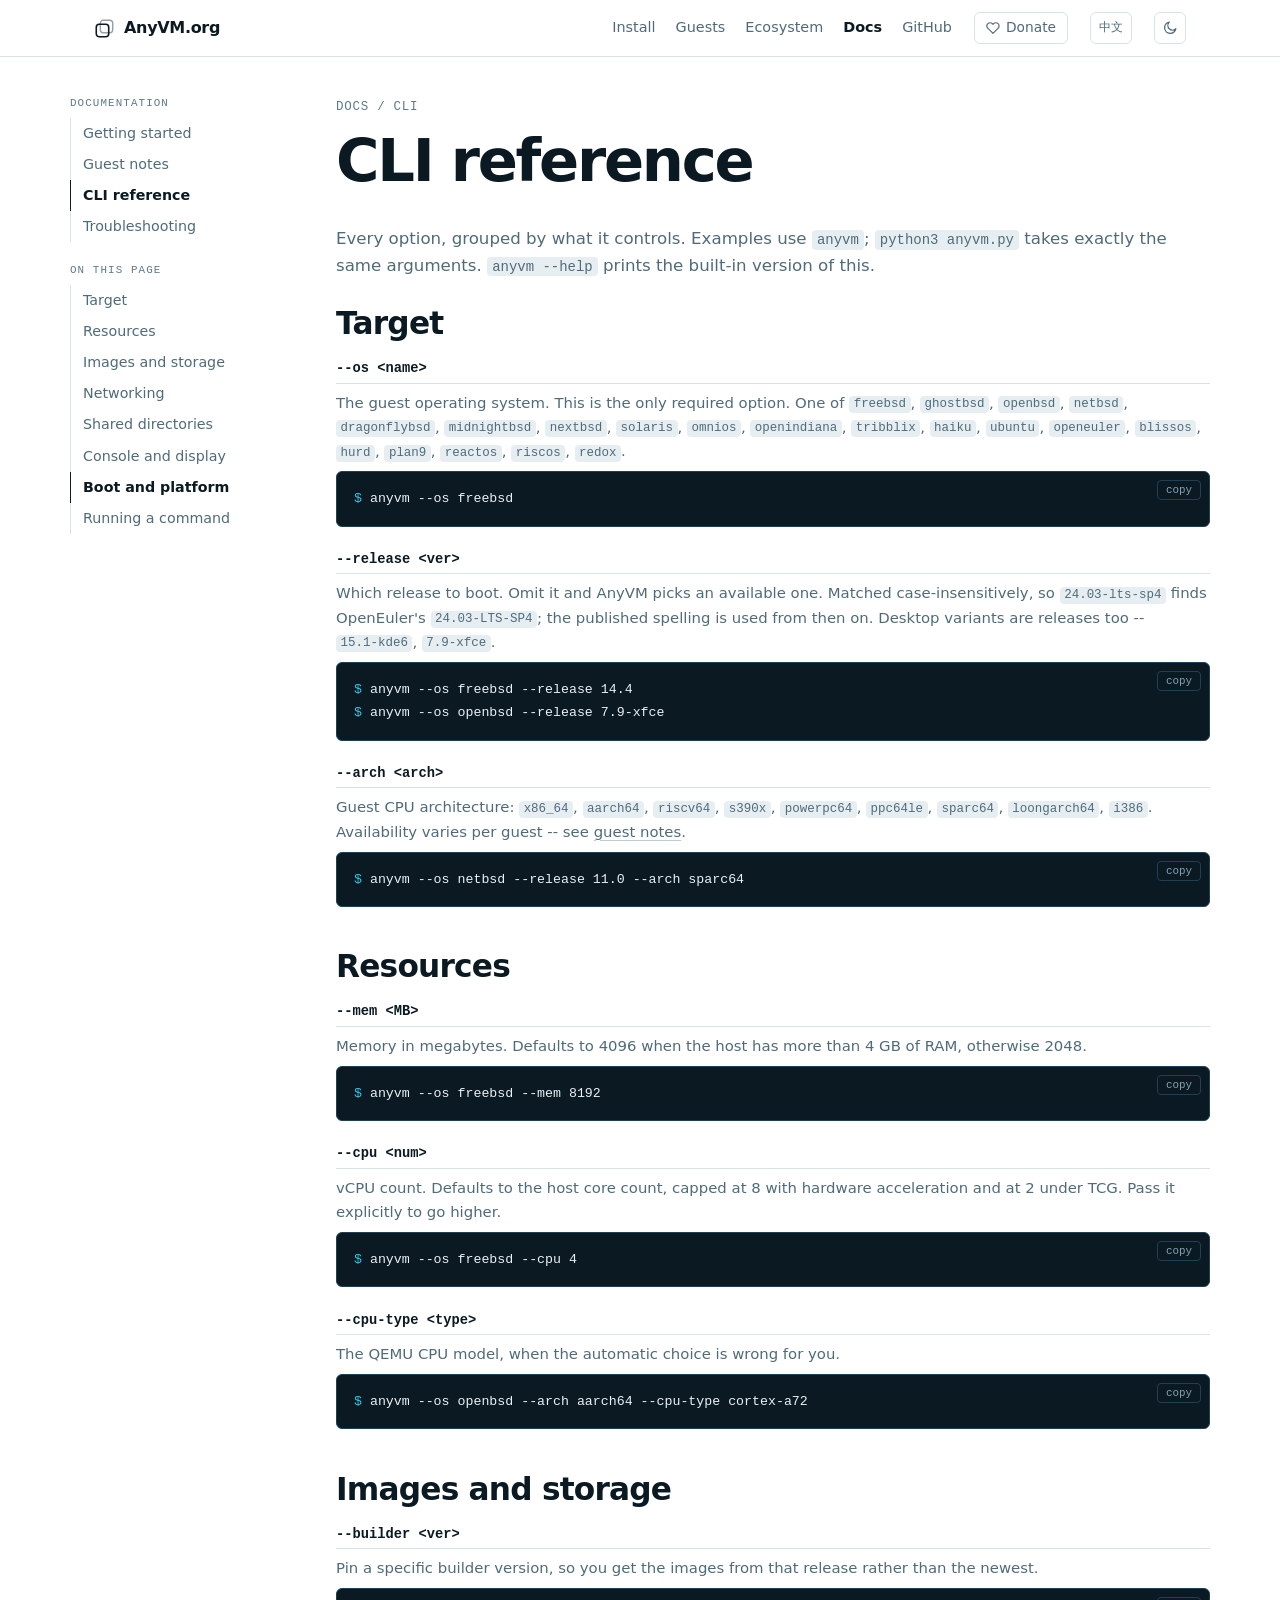
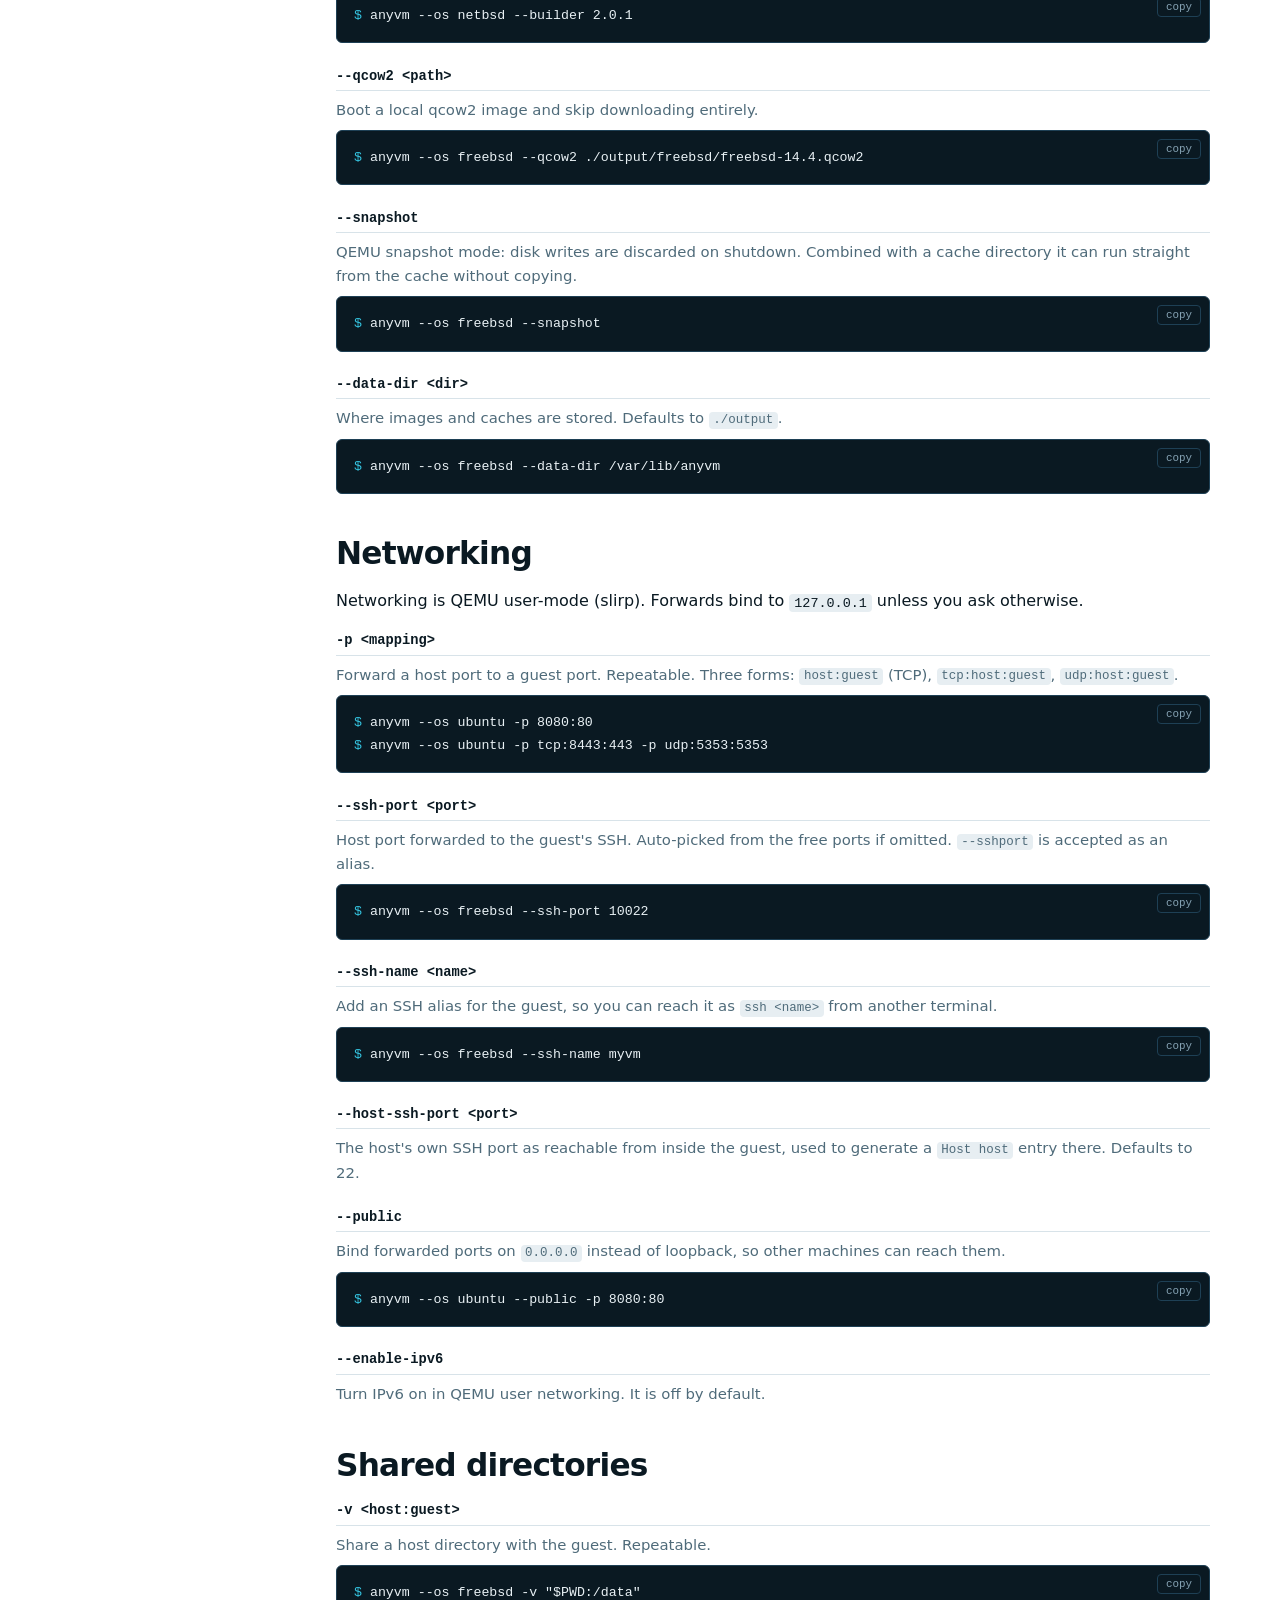
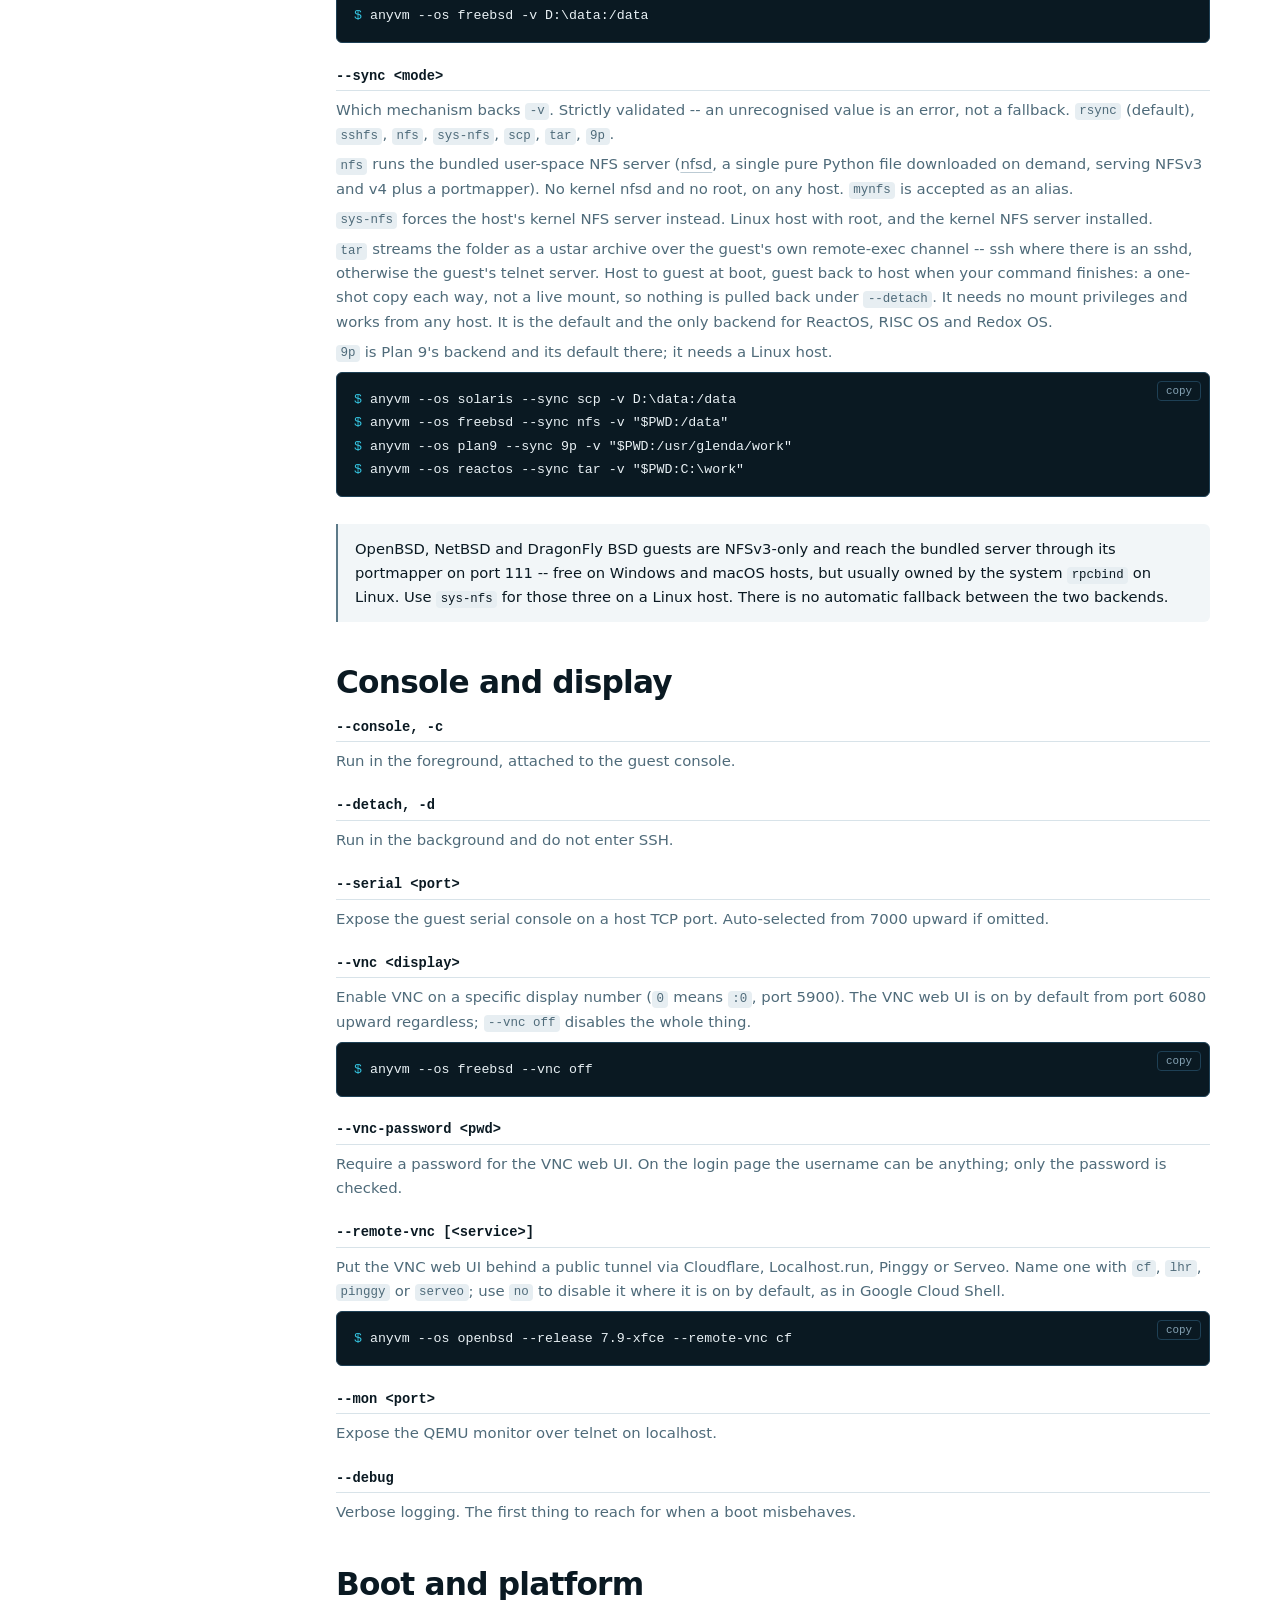
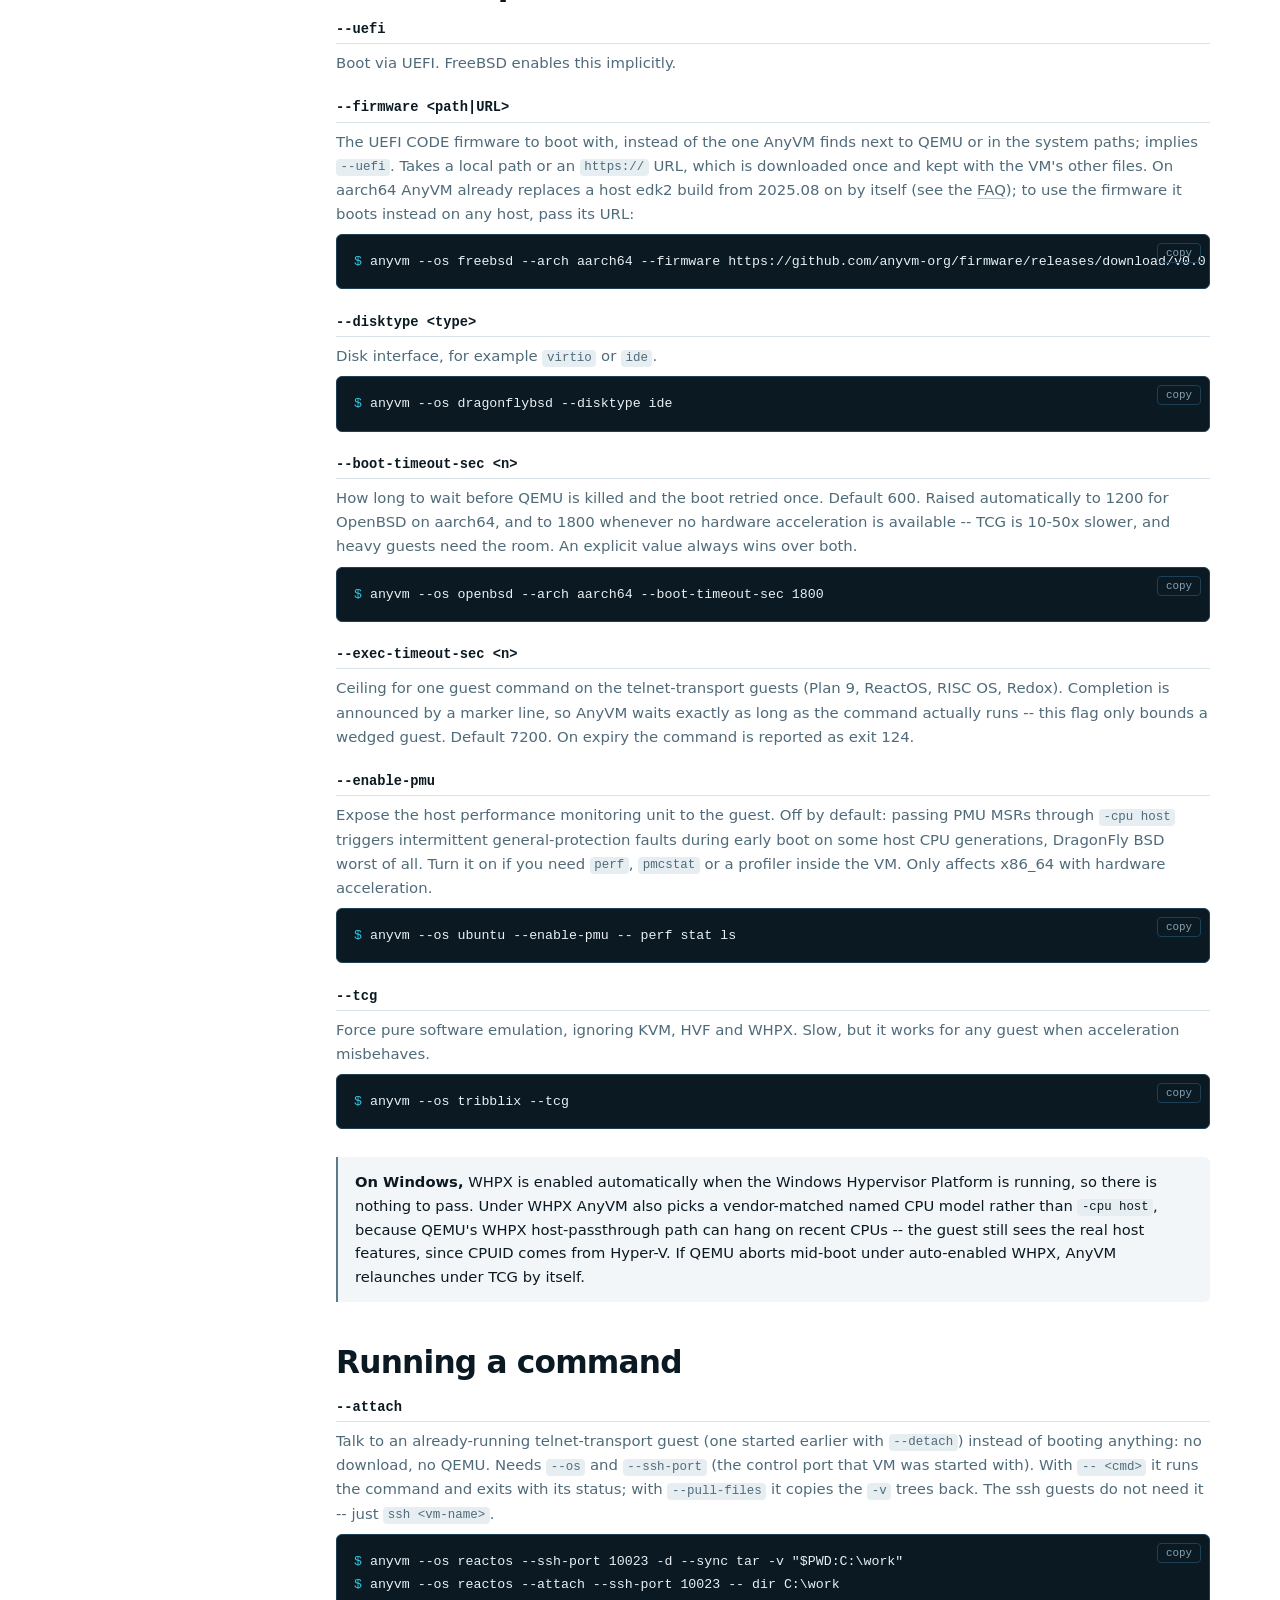
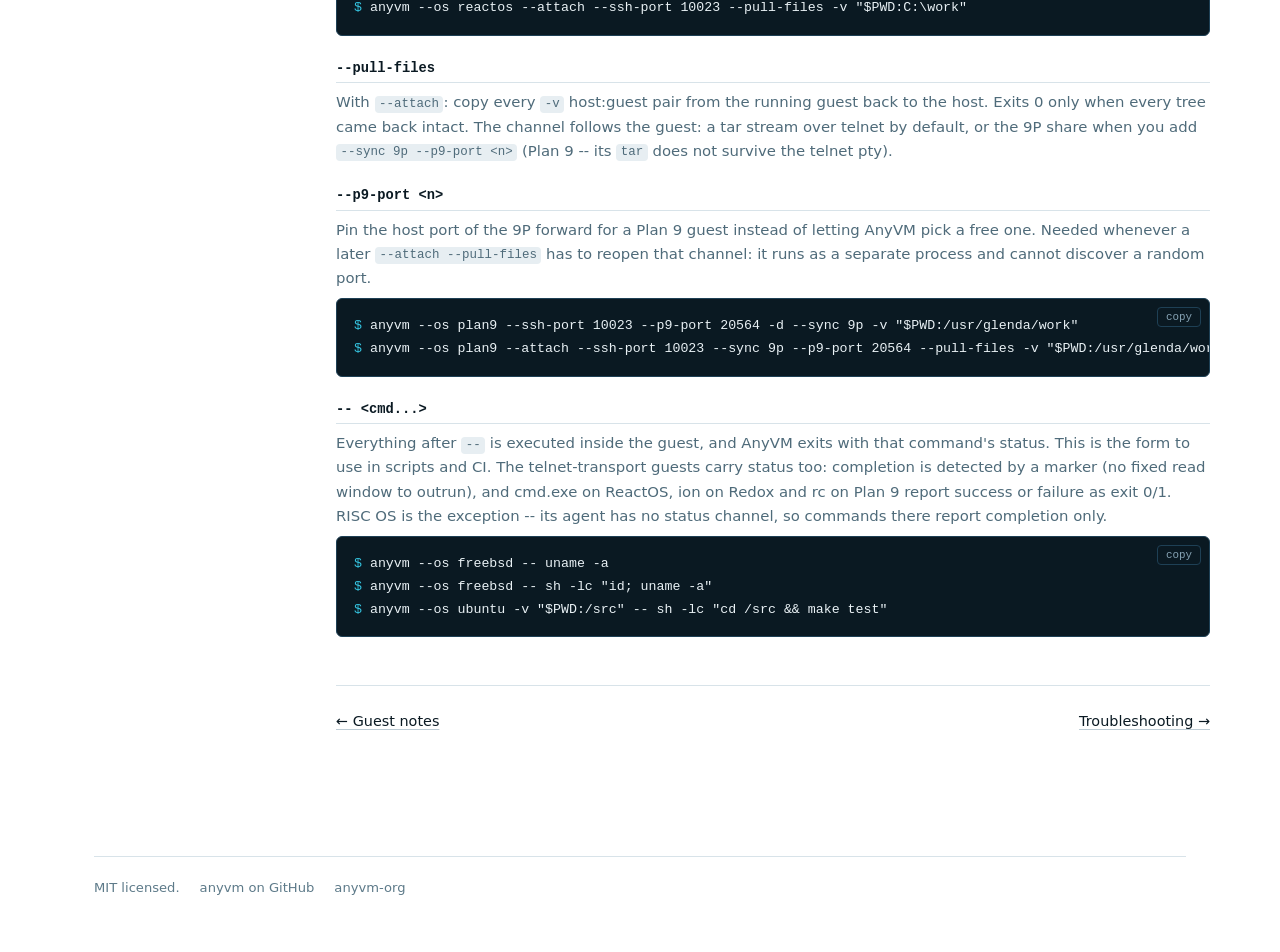
<file: docs/cli.html>
<!DOCTYPE html>
<html lang="en">
<head>
<meta charset="utf-8">
<meta name="viewport" content="width=device-width, initial-scale=1">
<title>CLI reference -- AnyVM docs</title>
<meta name="description" content="Every AnyVM command-line option, grouped by what it controls, with examples.">
<meta name="color-scheme" content="light dark">
<link rel="canonical" href="https://anyvm.org/docs/cli.html">
<link rel="icon" href="data:image/svg+xml,%3Csvg%20xmlns='http://www.w3.org/2000/svg'%20viewBox='0%200%2024%2024'%3E%3Crect%20width='24'%20height='24'%20rx='4'%20fill='%230a1922'/%3E%3Crect%20x='7.6'%20y='2.4'%20width='14'%20height='14'%20rx='3.4'%20fill='none'%20stroke='%23e9f1f5'%20stroke-width='2'%20opacity='.45'/%3E%3Crect%20x='2.4'%20y='7.6'%20width='14'%20height='14'%20rx='3.4'%20fill='none'%20stroke='%23e9f1f5'%20stroke-width='2.2'/%3E%3C/svg%3E">
<link rel="stylesheet" href="/assets/style.css">
<script>try{var d=document.documentElement,t=localStorage.getItem('anyvm-theme');if(t==='dark'||t==='light')d.setAttribute('data-theme',t);var l=localStorage.getItem('anyvm-lang');if(!l)l=/^zh/i.test(navigator.language||'')?'zh':'en';if(l==='zh'){d.setAttribute('data-lang','zh');d.setAttribute('lang','zh-Hans');}d.className+='js';}catch(e){}</script>
</head>
<body>

<a class="skip" href="#main">Skip to content</a>

<header class="nav">
  <div class="nav-in">
    <a class="brand" href="/" aria-label="AnyVM.org home">
      <svg width="21" height="21" viewBox="0 0 24 24" aria-hidden="true" fill="none"
           stroke="currentColor">
        <rect x="7.2" y="2.6" width="14.2" height="14.2" rx="3.4" stroke-width="1.6" opacity=".42"/>
        <rect x="2.6" y="7.2" width="14.2" height="14.2" rx="3.4" stroke-width="1.8"/>
      </svg>
      <span class="wordmark">AnyVM.org</span>
    </a>
    <nav class="nav-links" aria-label="Main">
      <a href="/#install"><span lang="en">Install</span><span lang="zh">安装</span></a>
      <a href="/#coverage"><span lang="en">Guests</span><span lang="zh">客户机</span></a>
      <a href="/#org" class="opt"><span lang="en">Ecosystem</span><span lang="zh">生态</span></a>
      <a href="/docs/" class="on"><span lang="en">Docs</span><span lang="zh">文档</span></a>
      <a href="https://github.com/anyvm-org/anyvm">GitHub</a>
    </nav>
      <a class="donate" href="https://github.com/vmactions/donate">
        <svg width="14" height="14" viewBox="0 0 24 24" fill="none"
             stroke="currentColor" stroke-width="2" stroke-linecap="round"
             stroke-linejoin="round" aria-hidden="true">
          <path d="M20.8 4.6a5.5 5.5 0 0 0-7.8 0L12 5.7l-1-1.1a5.5 5.5 0 0 0-7.8 7.8l1.1 1.1L12 21.2l7.7-7.7 1.1-1.1a5.5 5.5 0 0 0 0-7.8z"/>
        </svg>
        <span lang="en">Donate</span><span lang="zh">赞助</span>
      </a>
      <button class="lang-toggle" type="button" aria-label="切换到中文">
        <span class="when-en">中文</span>
        <span class="when-zh">EN</span>
      </button>      <button class="theme-toggle" type="button" aria-label="Switch theme">
        <svg class="moon" width="16" height="16" viewBox="0 0 24 24" fill="none"
             stroke="currentColor" stroke-width="1.9" stroke-linecap="round"
             stroke-linejoin="round" aria-hidden="true">
          <path d="M20.8 13.1A8.5 8.5 0 1 1 10.9 3.2a6.6 6.6 0 0 0 9.9 9.9z"/>
        </svg>
        <svg class="sun" width="16" height="16" viewBox="0 0 24 24" fill="none"
             stroke="currentColor" stroke-width="1.9" stroke-linecap="round"
             aria-hidden="true">
          <circle cx="12" cy="12" r="4.1"/>
          <path d="M12 2.3v2.4M12 19.3v2.4M4.4 4.4l1.7 1.7M17.9 17.9l1.7 1.7M2.3 12h2.4M19.3 12h2.4M4.4 19.6l1.7-1.7M17.9 6.1l1.7-1.7"/>
        </svg>
      </button>  </div>
</header>

<div class="wrap docs" id="main">

<aside class="side">
  <h4 lang="en">Documentation</h4><h4 lang="zh">文档</h4>
  <ul>
    <li><a href="/docs/"><span lang="en">Getting started</span><span lang="zh">快速上手</span></a></li>
    <li><a href="/docs/guests.html"><span lang="en">Guest notes</span><span lang="zh">系统说明</span></a></li>
    <li><a href="/docs/cli.html" class="on"><span lang="en">CLI reference</span><span lang="zh">CLI 参考</span></a></li>
    <li><a href="/docs/faq.html"><span lang="en">Troubleshooting</span><span lang="zh">故障排查</span></a></li>
  </ul>
  <h4 lang="en">On this page</h4><h4 lang="zh">本页目录</h4>
  <ul>
    <li><a href="#target"><span lang="en">Target</span><span lang="zh">目标</span></a></li>
    <li><a href="#resources"><span lang="en">Resources</span><span lang="zh">资源</span></a></li>
    <li><a href="#images"><span lang="en">Images and storage</span><span lang="zh">镜像和存储</span></a></li>
    <li><a href="#network"><span lang="en">Networking</span><span lang="zh">网络</span></a></li>
    <li><a href="#sync"><span lang="en">Shared directories</span><span lang="zh">共享目录</span></a></li>
    <li><a href="#display"><span lang="en">Console and display</span><span lang="zh">控制台和显示</span></a></li>
    <li><a href="#boot"><span lang="en">Boot and platform</span><span lang="zh">启动和平台</span></a></li>
    <li><a href="#exec"><span lang="en">Running a command</span><span lang="zh">直接跑命令</span></a></li>
  </ul>
</aside>

<article class="doc">
  <p class="crumbs" lang="en">Docs / CLI</p><p class="crumbs" lang="zh">文档 / CLI</p>
  <h1 lang="en">CLI reference</h1><h1 lang="zh">CLI 参考</h1>
  <p class="lede" lang="en">
    Every option, grouped by what it controls. Examples use
    <code>anyvm</code>; <code>python3 anyvm.py</code> takes exactly the same
    arguments. <code>anyvm --help</code> prints the built-in version of this.
  </p>
  <p class="lede" lang="zh">
    全部选项，按管什么分组。例子里写的是 <code>anyvm</code>；
    <code>python3 anyvm.py</code> 接受完全一样的参数。<code>anyvm --help</code>
    会打印内置的这份说明。
  </p>

  <h2 id="target" lang="en">Target</h2><h2 lang="zh">目标</h2>

  <dl class="dl">
    <dt>--os &lt;name&gt;</dt>
    <dd lang="en">
      The guest operating system. This is the only required option.
      One of <code>freebsd</code>, <code>ghostbsd</code>, <code>openbsd</code>,
      <code>netbsd</code>, <code>dragonflybsd</code>, <code>midnightbsd</code>,
      <code>nextbsd</code>, <code>solaris</code>, <code>omnios</code>,
      <code>openindiana</code>, <code>tribblix</code>, <code>haiku</code>,
      <code>ubuntu</code>, <code>openeuler</code>, <code>blissos</code>,
      <code>hurd</code>, <code>plan9</code>, <code>reactos</code>,
      <code>riscos</code>, <code>redox</code>.
      <div class="code"><pre><span class="s">$</span> anyvm --os freebsd</pre></div>
    </dd>
    <dd lang="zh">
      要跑哪个客户机系统。这是唯一必填的选项。可选：<code>freebsd</code>、<code>ghostbsd</code>、<code>openbsd</code>、<code>netbsd</code>、<code>dragonflybsd</code>、<code>midnightbsd</code>、<code>nextbsd</code>、<code>solaris</code>、<code>omnios</code>、<code>openindiana</code>、<code>tribblix</code>、<code>haiku</code>、<code>ubuntu</code>、<code>openeuler</code>、<code>blissos</code>、<code>hurd</code>、<code>plan9</code>、<code>reactos</code>、<code>riscos</code>、<code>redox</code>。
    </dd>

    <dt>--release &lt;ver&gt;</dt>
    <dd lang="en">
      Which release to boot. Omit it and AnyVM picks an available one.
      Matched case-insensitively, so <code>24.03-lts-sp4</code> finds
      OpenEuler's <code>24.03-LTS-SP4</code>; the published spelling is used
      from then on. Desktop variants are releases too --
      <code>15.1-kde6</code>, <code>7.9-xfce</code>.
      <div class="code"><pre><span class="s">$</span> anyvm --os freebsd --release 14.4
<span class="s">$</span> anyvm --os openbsd --release 7.9-xfce</pre></div>
    </dd>
    <dd lang="zh">
      启动哪个版本。不写的话 AnyVM 自己挑一个可用的。匹配不区分大小写，所以 <code>24.03-lts-sp4</code> 能找到 OpenEuler 的 <code>24.03-LTS-SP4</code>，之后一律按官方写法显示。桌面版也算版本 —— <code>15.1-kde6</code>、<code>7.9-xfce</code>。
    </dd>

    <dt>--arch &lt;arch&gt;</dt>
    <dd lang="en">
      Guest CPU architecture: <code>x86_64</code>, <code>aarch64</code>,
      <code>riscv64</code>, <code>s390x</code>, <code>powerpc64</code>,
      <code>ppc64le</code>, <code>sparc64</code>, <code>loongarch64</code>,
      <code>i386</code>. Availability varies per guest -- see
      <a href="/docs/guests.html">guest notes</a>.
      <div class="code"><pre><span class="s">$</span> anyvm --os netbsd --release 11.0 --arch sparc64</pre></div>
    </dd>
    <dd lang="zh">
      客户机 CPU 架构：<code>x86_64</code>、<code>aarch64</code>、<code>riscv64</code>、<code>s390x</code>、<code>powerpc64</code>、<code>ppc64le</code>、<code>sparc64</code>、<code>loongarch64</code>、<code>i386</code>。每个系统支持哪些不一样，见<a href="/docs/guests.html">系统说明</a>。
    </dd>
  </dl>

  <h2 id="resources" lang="en">Resources</h2><h2 lang="zh">资源</h2>

  <dl class="dl">
    <dt>--mem &lt;MB&gt;</dt>
    <dd lang="en">
      Memory in megabytes. Defaults to 4096 when the host has more than 4 GB
      of RAM, otherwise 2048.
      <div class="code"><pre><span class="s">$</span> anyvm --os freebsd --mem 8192</pre></div>
    </dd>
    <dd lang="zh">
      内存大小，单位 MB。宿主内存超过 4 GB 时默认 4096，否则 2048。
    </dd>

    <dt>--cpu &lt;num&gt;</dt>
    <dd lang="en">
      vCPU count. Defaults to the host core count, capped at 8 with hardware
      acceleration and at 2 under TCG. Pass it explicitly to go higher.
      <div class="code"><pre><span class="s">$</span> anyvm --os freebsd --cpu 4</pre></div>
    </dd>
    <dd lang="zh">
      vCPU 数量。默认取宿主核心数，有硬件加速时封顶 8，TCG 下封顶 2。想要更多就显式写。
    </dd>

    <dt>--cpu-type &lt;type&gt;</dt>
    <dd lang="en">
      The QEMU CPU model, when the automatic choice is wrong for you.
      <div class="code"><pre><span class="s">$</span> anyvm --os openbsd --arch aarch64 --cpu-type cortex-a72</pre></div>
    </dd>
    <dd lang="zh">
      QEMU 的 CPU 型号，用在自动选的那个不合适的时候。
    </dd>
  </dl>

  <h2 id="images" lang="en">Images and storage</h2><h2 lang="zh">镜像和存储</h2>

  <dl class="dl">
    <dt>--builder &lt;ver&gt;</dt>
    <dd lang="en">
      Pin a specific builder version, so you get the images from that release
      rather than the newest.
      <div class="code"><pre><span class="s">$</span> anyvm --os netbsd --builder 2.0.1</pre></div>
    </dd>
    <dd lang="zh">
      锁定某个 builder 版本，这样拿到的是那一次发布的镜像，而不是最新的。
    </dd>

    <dt>--qcow2 &lt;path&gt;</dt>
    <dd lang="en">
      Boot a local qcow2 image and skip downloading entirely.
      <div class="code"><pre><span class="s">$</span> anyvm --os freebsd --qcow2 ./output/freebsd/freebsd-14.4.qcow2</pre></div>
    </dd>
    <dd lang="zh">
      直接启动本地的 qcow2 镜像，完全跳过下载。
    </dd>

    <dt>--snapshot</dt>
    <dd lang="en">
      QEMU snapshot mode: disk writes are discarded on shutdown. Combined with
      a cache directory it can run straight from the cache without copying.
      <div class="code"><pre><span class="s">$</span> anyvm --os freebsd --snapshot</pre></div>
    </dd>
    <dd lang="zh">
      QEMU 快照模式：关机时丢弃所有磁盘写入。配合缓存目录，可以直接从缓存里跑，不用先复制一份。
    </dd>

    <dt>--data-dir &lt;dir&gt;</dt>
    <dd lang="en">
      Where images and caches are stored. Defaults to <code>./output</code>.
      <div class="code"><pre><span class="s">$</span> anyvm --os freebsd --data-dir /var/lib/anyvm</pre></div>
    </dd>
    <dd lang="zh">
      镜像和缓存放在哪。默认 <code>./output</code>。
    </dd>
  </dl>

  <h2 id="network" lang="en">Networking</h2><h2 lang="zh">网络</h2>

  <p lang="en">
    Networking is QEMU user-mode (slirp). Forwards bind to
    <code>127.0.0.1</code> unless you ask otherwise.
  </p>
  <p lang="zh">
    网络走的是 QEMU 用户态（slirp）。除非你另外指定，转发都绑在
    <code>127.0.0.1</code> 上。
  </p>

  <dl class="dl">
    <dt>-p &lt;mapping&gt;</dt>
    <dd lang="en">
      Forward a host port to a guest port. Repeatable. Three forms:
      <code>host:guest</code> (TCP), <code>tcp:host:guest</code>,
      <code>udp:host:guest</code>.
      <div class="code"><pre><span class="s">$</span> anyvm --os ubuntu -p 8080:80
<span class="s">$</span> anyvm --os ubuntu -p tcp:8443:443 -p udp:5353:5353</pre></div>
    </dd>
    <dd lang="zh">
      把宿主端口转发到客户机端口，可以写多次。三种写法：<code>host:guest</code>（TCP）、<code>tcp:host:guest</code>、<code>udp:host:guest</code>。
    </dd>

    <dt>--ssh-port &lt;port&gt;</dt>
    <dd lang="en">
      Host port forwarded to the guest's SSH. Auto-picked from the free ports
      if omitted. <code>--sshport</code> is accepted as an alias.
      <div class="code"><pre><span class="s">$</span> anyvm --os freebsd --ssh-port 10022</pre></div>
    </dd>
    <dd lang="zh">
      转发到客户机 SSH 的宿主端口。不写就从空闲端口里自动挑一个。<code>--sshport</code> 是它的别名。
    </dd>

    <dt>--ssh-name &lt;name&gt;</dt>
    <dd lang="en">
      Add an SSH alias for the guest, so you can reach it as
      <code>ssh &lt;name&gt;</code> from another terminal.
      <div class="code"><pre><span class="s">$</span> anyvm --os freebsd --ssh-name myvm</pre></div>
    </dd>
    <dd lang="zh">
      给客户机加一个 SSH 别名，这样在别的终端里可以直接 <code>ssh &lt;name&gt;</code>。
    </dd>

    <dt>--host-ssh-port &lt;port&gt;</dt>
    <dd lang="en">
      The host's own SSH port as reachable from inside the guest, used to
      generate a <code>Host host</code> entry there. Defaults to 22.
    </dd>
    <dd lang="zh">
      从客户机里能连回来的宿主 SSH 端口，用来在客户机里生成 <code>Host host</code> 那条配置。默认 22。
    </dd>

    <dt>--public</dt>
    <dd lang="en">
      Bind forwarded ports on <code>0.0.0.0</code> instead of loopback, so
      other machines can reach them.
      <div class="code"><pre><span class="s">$</span> anyvm --os ubuntu --public -p 8080:80</pre></div>
    </dd>
    <dd lang="zh">
      把转发端口绑到 <code>0.0.0.0</code> 而不是回环地址，这样别的机器也连得上。
    </dd>

    <dt>--enable-ipv6</dt>
    <dd lang="en">
      Turn IPv6 on in QEMU user networking. It is off by default.
    </dd>
    <dd lang="zh">
      在 QEMU 用户态网络里打开 IPv6。默认是关的。
    </dd>
  </dl>

  <h2 id="sync" lang="en">Shared directories</h2><h2 lang="zh">共享目录</h2>

  <dl class="dl">
    <dt>-v &lt;host:guest&gt;</dt>
    <dd lang="en">
      Share a host directory with the guest. Repeatable.
      <div class="code"><pre><span class="s">$</span> anyvm --os freebsd -v "$PWD:/data"
<span class="s">$</span> anyvm --os freebsd -v D:\data:/data</pre></div>
    </dd>
    <dd lang="zh">
      把宿主的一个目录共享给客户机，可以写多次。
    </dd>

    <dt>--sync &lt;mode&gt;</dt>
    <dd lang="en">
      Which mechanism backs <code>-v</code>. Strictly validated -- an
      unrecognised value is an error, not a fallback.
      <code>rsync</code> (default), <code>sshfs</code>, <code>nfs</code>,
      <code>sys-nfs</code>, <code>scp</code>, <code>tar</code>,
      <code>9p</code>.
    </dd>
    <dd lang="zh">
      <code>-v</code> 底下用什么机制。严格校验 —— 值不认识就直接报错，不会悄悄退回默认。可选 <code>rsync</code>（默认）、<code>sshfs</code>、<code>nfs</code>、<code>sys-nfs</code>、<code>scp</code>、<code>tar</code>、<code>9p</code>。
    </dd>
    <dd lang="en">
      <code>nfs</code> runs the bundled user-space NFS server
      (<a href="https://github.com/anyvm-org/nfsd">nfsd</a>, a single pure
      Python file downloaded on demand, serving NFSv3 and v4 plus a
      portmapper). No kernel nfsd and no root, on any host.
      <code>mynfs</code> is accepted as an alias.
    </dd>
    <dd lang="zh">
      <code>nfs</code> 跑的是自带的用户态 NFS 服务器（<a href="https://github.com/anyvm-org/nfsd">nfsd</a>，一个纯 Python 单文件，按需下载，提供 NFSv3、v4 和一个 portmapper）。不用内核 nfsd，不用 root，什么宿主都能跑。<code>mynfs</code> 也是它的别名。
    </dd>
    <dd lang="en">
      <code>sys-nfs</code> forces the host's kernel NFS server instead. Linux
      host with root, and the kernel NFS server installed.
    </dd>
    <dd lang="zh">
      <code>sys-nfs</code> 强制改用宿主的内核 NFS 服务器。需要 Linux 宿主、root 权限，并且装了内核 NFS 服务。
    </dd>
    <dd lang="en">
      <code>tar</code> streams the folder as a ustar archive over the guest's
      own remote-exec channel -- ssh where there is an sshd, otherwise the
      guest's telnet server. Host to guest at boot, guest back to host when
      your command finishes: a one-shot copy each way, not a live mount, so
      nothing is pulled back under <code>--detach</code>. It needs no mount
      privileges and works from any host. It is the default and the only
      backend for ReactOS, RISC OS and Redox OS.
    </dd>
    <dd lang="zh">
      <code>tar</code> 把目录打成 ustar 包，从客户机自己的远程执行通道流过去 ——
      有 sshd 就走 ssh，没有就走客户机的 telnet 服务。开机时宿主推给客户机，命令跑完
      再从客户机拉回来：两个方向都是一次性拷贝，不是实时挂载，所以 <code>--detach</code>
      下不会回拉。不需要挂载权限，什么宿主都能用。ReactOS、RISC OS 和 Redox OS 都以它
      为默认值，而且是这三个系统唯一可用的后端。
    </dd>
    <dd lang="en">
      <code>9p</code> is Plan 9's backend and its default there; it needs a
      Linux host.
      <div class="code"><pre><span class="s">$</span> anyvm --os solaris --sync scp -v D:\data:/data
<span class="s">$</span> anyvm --os freebsd --sync nfs -v "$PWD:/data"
<span class="s">$</span> anyvm --os plan9 --sync 9p -v "$PWD:/usr/glenda/work"
<span class="s">$</span> anyvm --os reactos --sync tar -v "$PWD:C:\work"</pre></div>
    </dd>
    <dd lang="zh">
      <code>9p</code> 是 Plan 9 的后端，也是它那里的默认值；需要 Linux 宿主。
    </dd>
  </dl>

  <div class="note">
    <span lang="en">OpenBSD, NetBSD and DragonFly BSD guests are NFSv3-only and reach the
    bundled server through its portmapper on port 111 -- free on Windows and
    macOS hosts, but usually owned by the system <code>rpcbind</code> on Linux.
    Use <code>sys-nfs</code> for those three on a Linux host. There is no
    automatic fallback between the two backends.</span>
    <span lang="zh">OpenBSD、NetBSD、DragonFlyBSD 只支持 NFSv3，要通过 111 端口上的
    portmapper 连到自带的服务器 —— 这个端口在 Windows 和 macOS 上是空的，但 Linux 上
    通常被系统的 <code>rpcbind</code> 占着。这三个系统在 Linux 宿主上请用
    <code>sys-nfs</code>。两个后端之间不会自动切换。</span>
  </div>

  <h2 id="display" lang="en">Console and display</h2><h2 lang="zh">控制台和显示</h2>

  <dl class="dl">
    <dt>--console, -c</dt>
    <dd lang="en">Run in the foreground, attached to the guest console.</dd>
    <dd lang="zh">
      前台运行，直接连着客户机控制台。
    </dd>

    <dt>--detach, -d</dt>
    <dd lang="en">Run in the background and do not enter SSH.</dd>
    <dd lang="zh">
      后台运行，不自动进 SSH。
    </dd>

    <dt>--serial &lt;port&gt;</dt>
    <dd lang="en">
      Expose the guest serial console on a host TCP port. Auto-selected from
      7000 upward if omitted.
    </dd>
    <dd lang="zh">
      把客户机的串口控制台开到宿主的某个 TCP 端口上。不写就从 7000 往上自动选。
    </dd>

    <dt>--vnc &lt;display&gt;</dt>
    <dd lang="en">
      Enable VNC on a specific display number (<code>0</code> means
      <code>:0</code>, port 5900). The VNC web UI is on by default from port
      6080 upward regardless; <code>--vnc off</code> disables the whole thing.
      <div class="code"><pre><span class="s">$</span> anyvm --os freebsd --vnc off</pre></div>
    </dd>
    <dd lang="zh">
      在指定显示号上启用 VNC（<code>0</code> 表示 <code>:0</code>，端口 5900）。不管这个选项，VNC 网页控制台默认都从 6080 往上开；<code>--vnc off</code> 把整套关掉。
    </dd>

    <dt>--vnc-password &lt;pwd&gt;</dt>
    <dd lang="en">
      Require a password for the VNC web UI. On the login page the username can
      be anything; only the password is checked.
    </dd>
    <dd lang="zh">
      给 VNC 网页控制台设密码。登录页上用户名随便填，只校验密码。
    </dd>

    <dt>--remote-vnc [&lt;service&gt;]</dt>
    <dd lang="en">
      Put the VNC web UI behind a public tunnel via Cloudflare,
      Localhost.run, Pinggy or Serveo. Name one with <code>cf</code>,
      <code>lhr</code>, <code>pinggy</code> or <code>serveo</code>; use
      <code>no</code> to disable it where it is on by default, as in Google
      Cloud Shell.
      <div class="code"><pre><span class="s">$</span> anyvm --os openbsd --release 7.9-xfce --remote-vnc cf</pre></div>
    </dd>
    <dd lang="zh">
      通过 Cloudflare、Localhost.run、Pinggy 或 Serveo，把 VNC 网页控制台放到公网隧道后面。用 <code>cf</code>、<code>lhr</code>、<code>pinggy</code>、<code>serveo</code> 指定某一家；在默认开启的环境里（比如 Google Cloud Shell）用 <code>no</code> 关掉。
    </dd>

    <dt>--mon &lt;port&gt;</dt>
    <dd lang="en">Expose the QEMU monitor over telnet on localhost.</dd>
    <dd lang="zh">
      在 localhost 上通过 telnet 暴露 QEMU monitor。
    </dd>

    <dt>--debug</dt>
    <dd lang="en">Verbose logging. The first thing to reach for when a boot misbehaves.</dd>
    <dd lang="zh">
      详细日志。启动出问题时第一个该用的东西。
    </dd>
  </dl>

  <h2 id="boot" lang="en">Boot and platform</h2><h2 lang="zh">启动和平台</h2>

  <dl class="dl">
    <dt>--uefi</dt>
    <dd lang="en">Boot via UEFI. FreeBSD enables this implicitly.</dd>
    <dd lang="zh">
      用 UEFI 启动。FreeBSD 会隐式打开。
    </dd>

    <dt>--firmware &lt;path|URL&gt;</dt>
    <dd lang="en">
      The UEFI CODE firmware to boot with, instead of the one AnyVM finds next
      to QEMU or in the system paths; implies <code>--uefi</code>. Takes a local
      path or an <code>https://</code> URL, which is downloaded once and kept
      with the VM's other files. On aarch64 AnyVM already replaces a host edk2
      build from 2025.08 on by itself (see the
      <a href="/docs/faq.html#edk2-lpa2">FAQ</a>); to use the firmware it boots
      instead on any host, pass its URL:
      <div class="code"><pre><span class="s">$</span> anyvm --os freebsd --arch aarch64 --firmware https://github.com/anyvm-org/firmware/releases/download/v0.0.2/QEMU_EFI-2024.02-2ubuntu0.9.fd</pre></div>
    </dd>
    <dd lang="zh">
      指定启动用的 UEFI CODE 固件，代替 AnyVM 在 QEMU 旁边或系统路径里找到的那份，
      同时隐含 <code>--uefi</code>。可以是本地路径，也可以是 <code>https://</code>
      链接，链接只下载一次，和这台虚拟机的其他文件放在一起。aarch64 上，宿主机固件是
      2025.08 及以后的 edk2 版本时，AnyVM 已经会自动替换（见<a href="/docs/faq.html#edk2-lpa2">常见问题</a>）；
      想在任何宿主机上都用替换后的那份固件，直接传它的链接即可。
    </dd>

    <dt>--disktype &lt;type&gt;</dt>
    <dd lang="en">
      Disk interface, for example <code>virtio</code> or <code>ide</code>.
      <div class="code"><pre><span class="s">$</span> anyvm --os dragonflybsd --disktype ide</pre></div>
    </dd>
    <dd lang="zh">
      磁盘接口类型，比如 <code>virtio</code> 或 <code>ide</code>。
    </dd>

    <dt>--boot-timeout-sec &lt;n&gt;</dt>
    <dd lang="en">
      How long to wait before QEMU is killed and the boot retried once.
      Default 600. Raised automatically to 1200 for OpenBSD on aarch64, and to
      1800 whenever no hardware acceleration is available -- TCG is 10-50x
      slower, and heavy guests need the room. An explicit value always wins
      over both.
      <div class="code"><pre><span class="s">$</span> anyvm --os openbsd --arch aarch64 --boot-timeout-sec 1800</pre></div>
    </dd>
    <dd lang="zh">
      等多久之后杀掉 QEMU 并重试一次。默认 600 秒。OpenBSD 的 aarch64 自动提到 1200，没有硬件加速时自动提到 1800 —— TCG 慢 10 到 50 倍，重的系统需要这个余量。你自己写的值永远盖过这两者。
    </dd>

    <dt>--exec-timeout-sec &lt;n&gt;</dt>
    <dd lang="en">
      Ceiling for one guest command on the telnet-transport guests (Plan 9,
      ReactOS, RISC OS, Redox). Completion is announced by a marker line, so
      AnyVM waits exactly as long as the command actually runs -- this flag
      only bounds a wedged guest. Default 7200. On expiry the command is
      reported as exit 124.
    </dd>
    <dd lang="zh">
      telnet 传输客户机（Plan 9、ReactOS、RISC OS、Redox）上单条命令的等待上限。命令结束由标记行宣告，AnyVM 会一直等到命令真正跑完 —— 这个上限只是给卡死的客户机兜底。默认 7200 秒，超时按退出码 124 上报。
    </dd>

    <dt>--enable-pmu</dt>
    <dd lang="en">
      Expose the host performance monitoring unit to the guest. Off by default:
      passing PMU MSRs through <code>-cpu host</code> triggers intermittent
      general-protection faults during early boot on some host CPU
      generations, DragonFly BSD worst of all. Turn it on if you need
      <code>perf</code>, <code>pmcstat</code> or a profiler inside the VM.
      Only affects x86_64 with hardware acceleration.
      <div class="code"><pre><span class="s">$</span> anyvm --os ubuntu --enable-pmu -- perf stat ls</pre></div>
    </dd>
    <dd lang="zh">
      把宿主的性能监控单元暴露给客户机。默认关闭：通过 <code>-cpu host</code> 传 PMU MSR，会在某些代宿主 CPU 上让早期启动偶发一般保护错误，DragonFlyBSD 受影响最重。只有你确实要在虚拟机里用 <code>perf</code>、<code>pmcstat</code> 或别的性能分析器时才打开。只对有硬件加速的 x86_64 有影响。
    </dd>

    <dt>--tcg</dt>
    <dd lang="en">
      Force pure software emulation, ignoring KVM, HVF and WHPX. Slow, but it
      works for any guest when acceleration misbehaves.
      <div class="code"><pre><span class="s">$</span> anyvm --os tribblix --tcg</pre></div>
    </dd>
    <dd lang="zh">
      强制纯软件模拟，忽略 KVM、HVF 和 WHPX。慢，但加速出问题时任何系统都能靠它跑起来。
    </dd>
  </dl>

  <div class="note">
    <strong>On Windows,</strong> WHPX is enabled automatically when the Windows
    Hypervisor Platform is running, so there is nothing to pass. Under WHPX
    AnyVM also picks a vendor-matched named CPU model rather than
    <code>-cpu host</code>, because QEMU's WHPX host-passthrough path can hang
    on recent CPUs -- the guest still sees the real host features, since CPUID
    comes from Hyper-V. If QEMU aborts mid-boot under auto-enabled WHPX, AnyVM
    relaunches under TCG by itself.
  </div>

  <h2 id="exec" lang="en">Running a command</h2><h2 lang="zh">直接跑命令</h2>

  <dl class="dl">
    <dt>--attach</dt>
    <dd lang="en">
      Talk to an already-running telnet-transport guest (one started earlier
      with <code>--detach</code>) instead of booting anything: no download, no
      QEMU. Needs <code>--os</code> and <code>--ssh-port</code> (the control
      port that VM was started with). With <code>-- &lt;cmd&gt;</code> it runs
      the command and exits with its status; with <code>--pull-files</code> it
      copies the <code>-v</code> trees back. The ssh guests do not need it --
      just <code>ssh &lt;vm-name&gt;</code>.
      <div class="code"><pre><span class="s">$</span> anyvm --os reactos --ssh-port 10023 -d --sync tar -v "$PWD:C:\work"
<span class="s">$</span> anyvm --os reactos --attach --ssh-port 10023 -- dir C:\work
<span class="s">$</span> anyvm --os reactos --attach --ssh-port 10023 --pull-files -v "$PWD:C:\work"</pre></div>
    </dd>
    <dd lang="zh">
      对一台已经在运行的 telnet 传输客户机（之前用 <code>--detach</code>
      启动的）操作，而不是再启动一台：不下载、不起 QEMU。需要
      <code>--os</code> 和 <code>--ssh-port</code>（启动那台 VM 时的控制端口）。接
      <code>-- &lt;cmd&gt;</code> 在客户机里跑命令并用它的退出码退出；接
      <code>--pull-files</code> 把 <code>-v</code> 目录拉回宿主。ssh 客户机不需要它 ——
      直接 <code>ssh &lt;vm-name&gt;</code> 就行。
    </dd>

    <dt>--pull-files</dt>
    <dd lang="en">
      With <code>--attach</code>: copy every <code>-v</code> host:guest pair
      from the running guest back to the host. Exits 0 only when every tree
      came back intact. The channel follows the guest: a tar stream over
      telnet by default, or the 9P share when you add
      <code>--sync 9p --p9-port &lt;n&gt;</code> (Plan 9 -- its
      <code>tar</code> does not survive the telnet pty).
    </dd>
    <dd lang="zh">
      配合 <code>--attach</code>：把每个 <code>-v</code> host:guest
      目录从运行中的客户机拉回宿主，全部完整拉回才以 0 退出。走哪条通道取决于客户机：默认是
      telnet 上的 tar 流；加上 <code>--sync 9p --p9-port &lt;n&gt;</code>
      则走 9P 共享（Plan 9 专用 —— 它的 <code>tar</code> 过不了 telnet 的 pty）。
    </dd>

    <dt>--p9-port &lt;n&gt;</dt>
    <dd lang="en">
      Pin the host port of the 9P forward for a Plan 9 guest instead of
      letting AnyVM pick a free one. Needed whenever a later
      <code>--attach --pull-files</code> has to reopen that channel: it runs
      as a separate process and cannot discover a random port.
      <div class="code"><pre><span class="s">$</span> anyvm --os plan9 --ssh-port 10023 --p9-port 20564 -d --sync 9p -v "$PWD:/usr/glenda/work"
<span class="s">$</span> anyvm --os plan9 --attach --ssh-port 10023 --sync 9p --p9-port 20564 --pull-files -v "$PWD:/usr/glenda/work"</pre></div>
    </dd>
    <dd lang="zh">
      给 Plan 9 客户机固定 9P 转发的宿主端口，而不是让 AnyVM 随机挑一个。只要之后还要用
      <code>--attach --pull-files</code> 重新打开这条通道就必须固定：那是另一个进程，发现不了随机端口。
    </dd>

    <dt>-- &lt;cmd...&gt;</dt>
    <dd lang="en">
      Everything after <code>--</code> is executed inside the guest, and AnyVM
      exits with that command's status. This is the form to use in scripts and
      CI. The telnet-transport guests carry status too: completion is detected
      by a marker (no fixed read window to outrun), and cmd.exe on ReactOS,
      ion on Redox and rc on Plan 9 report success or failure as exit 0/1.
      RISC OS is the exception -- its agent has no status channel, so commands
      there report completion only.
      <div class="code"><pre><span class="s">$</span> anyvm --os freebsd -- uname -a
<span class="s">$</span> anyvm --os freebsd -- sh -lc "id; uname -a"
<span class="s">$</span> anyvm --os ubuntu -v "$PWD:/src" -- sh -lc "cd /src &amp;&amp; make test"</pre></div>
    </dd>
    <dd lang="zh">
      <code>--</code> 后面的一切都在客户机里执行，AnyVM 用那条命令的退出码退出。写脚本和 CI 时就该用这种形式。telnet 传输的客户机同样带状态：命令结束由标记探测（没有会被超出的固定读窗口），ReactOS 的 cmd.exe、Redox 的 ion、Plan 9 的 rc 都以 0/1 上报成败。例外是 RISC OS —— 它的 agent 没有状态通道，那里的命令只上报“跑完了”。
    </dd>
  </dl>

  <nav class="pagenav">
    <a href="/docs/guests.html"><span lang="en">&larr; Guest notes</span><span lang="zh">&larr; 系统说明</span></a>
    <a href="/docs/faq.html"><span lang="en">Troubleshooting &rarr;</span><span lang="zh">故障排查 &rarr;</span></a>
  </nav>
</article>

</div>

<footer class="footer">
  <div class="wrap">
    <div class="footer-base">
      <span>MIT licensed.</span>
      <a href="https://github.com/anyvm-org/anyvm">anyvm on GitHub</a>
      <a href="https://github.com/anyvm-org">anyvm-org</a>
    </div>
  </div>
</footer>

<script src="/assets/site.js" defer></script>
</body>
</html>
</file>
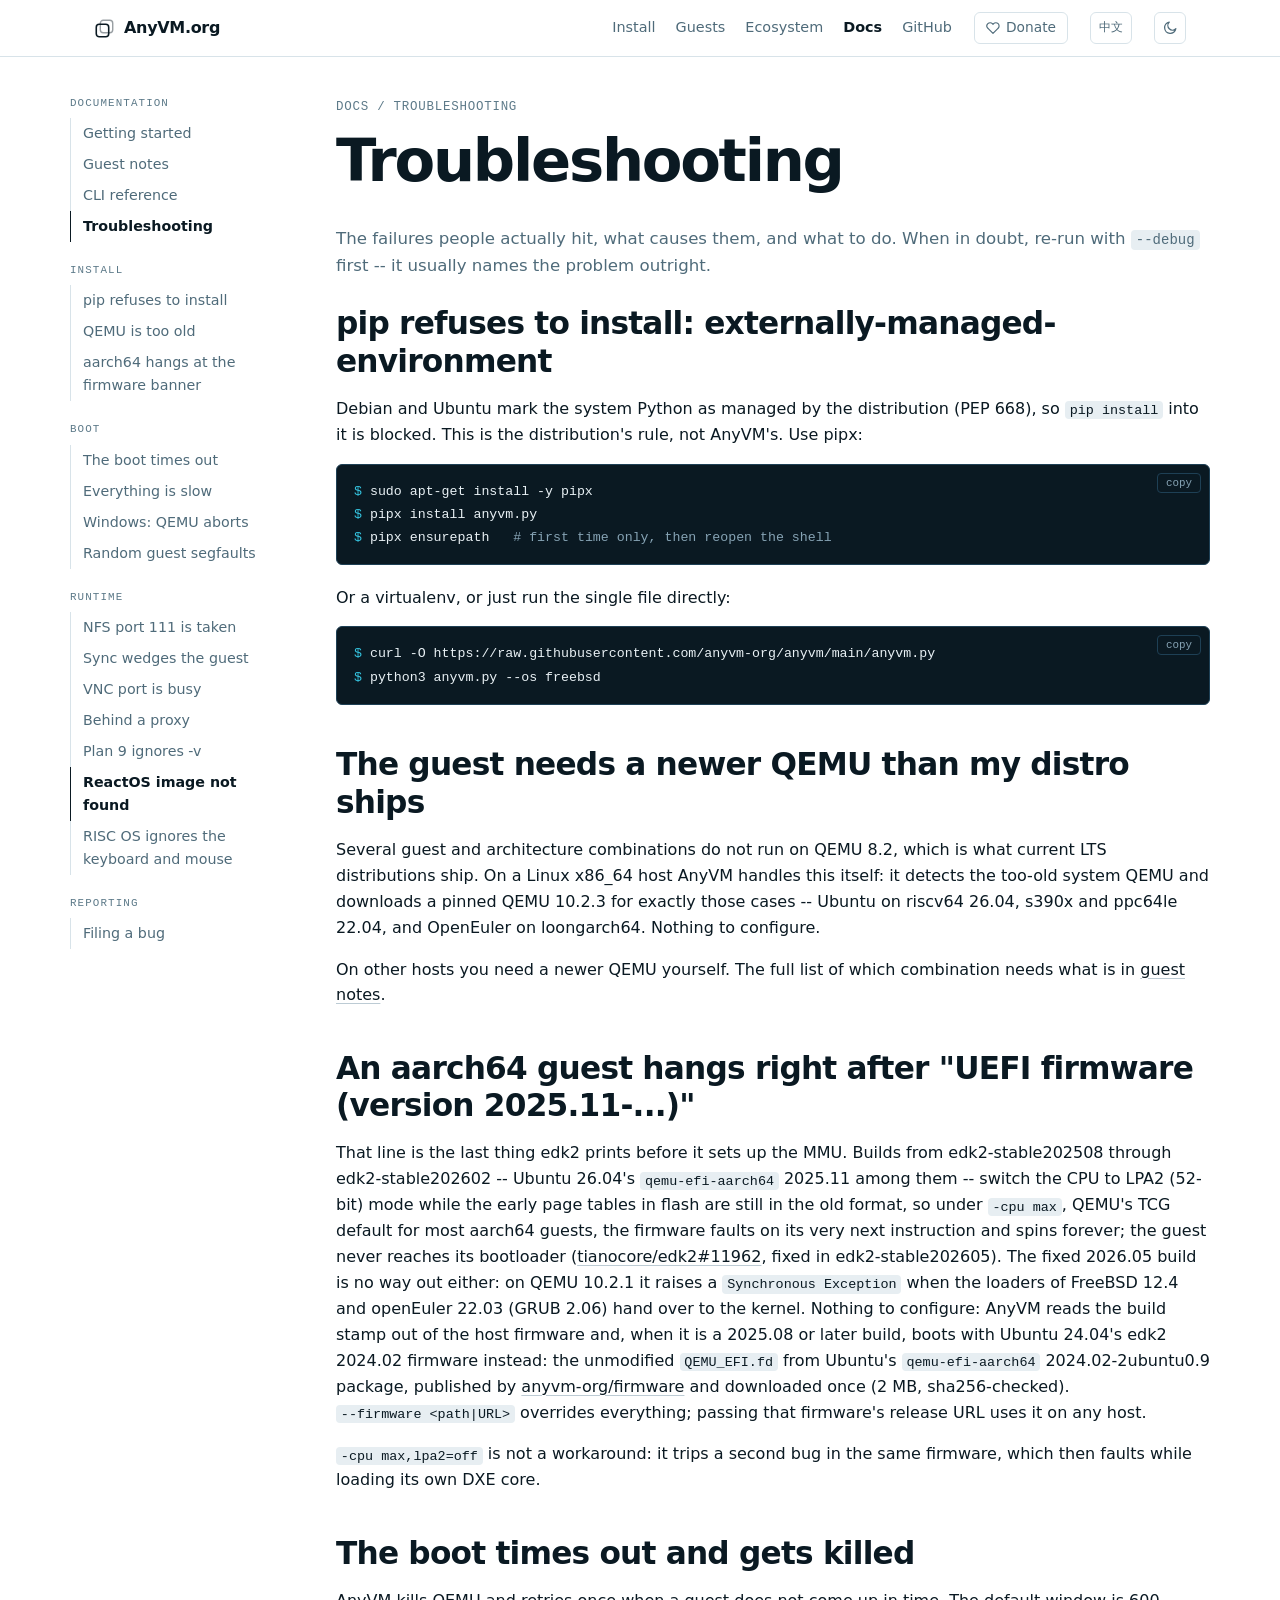
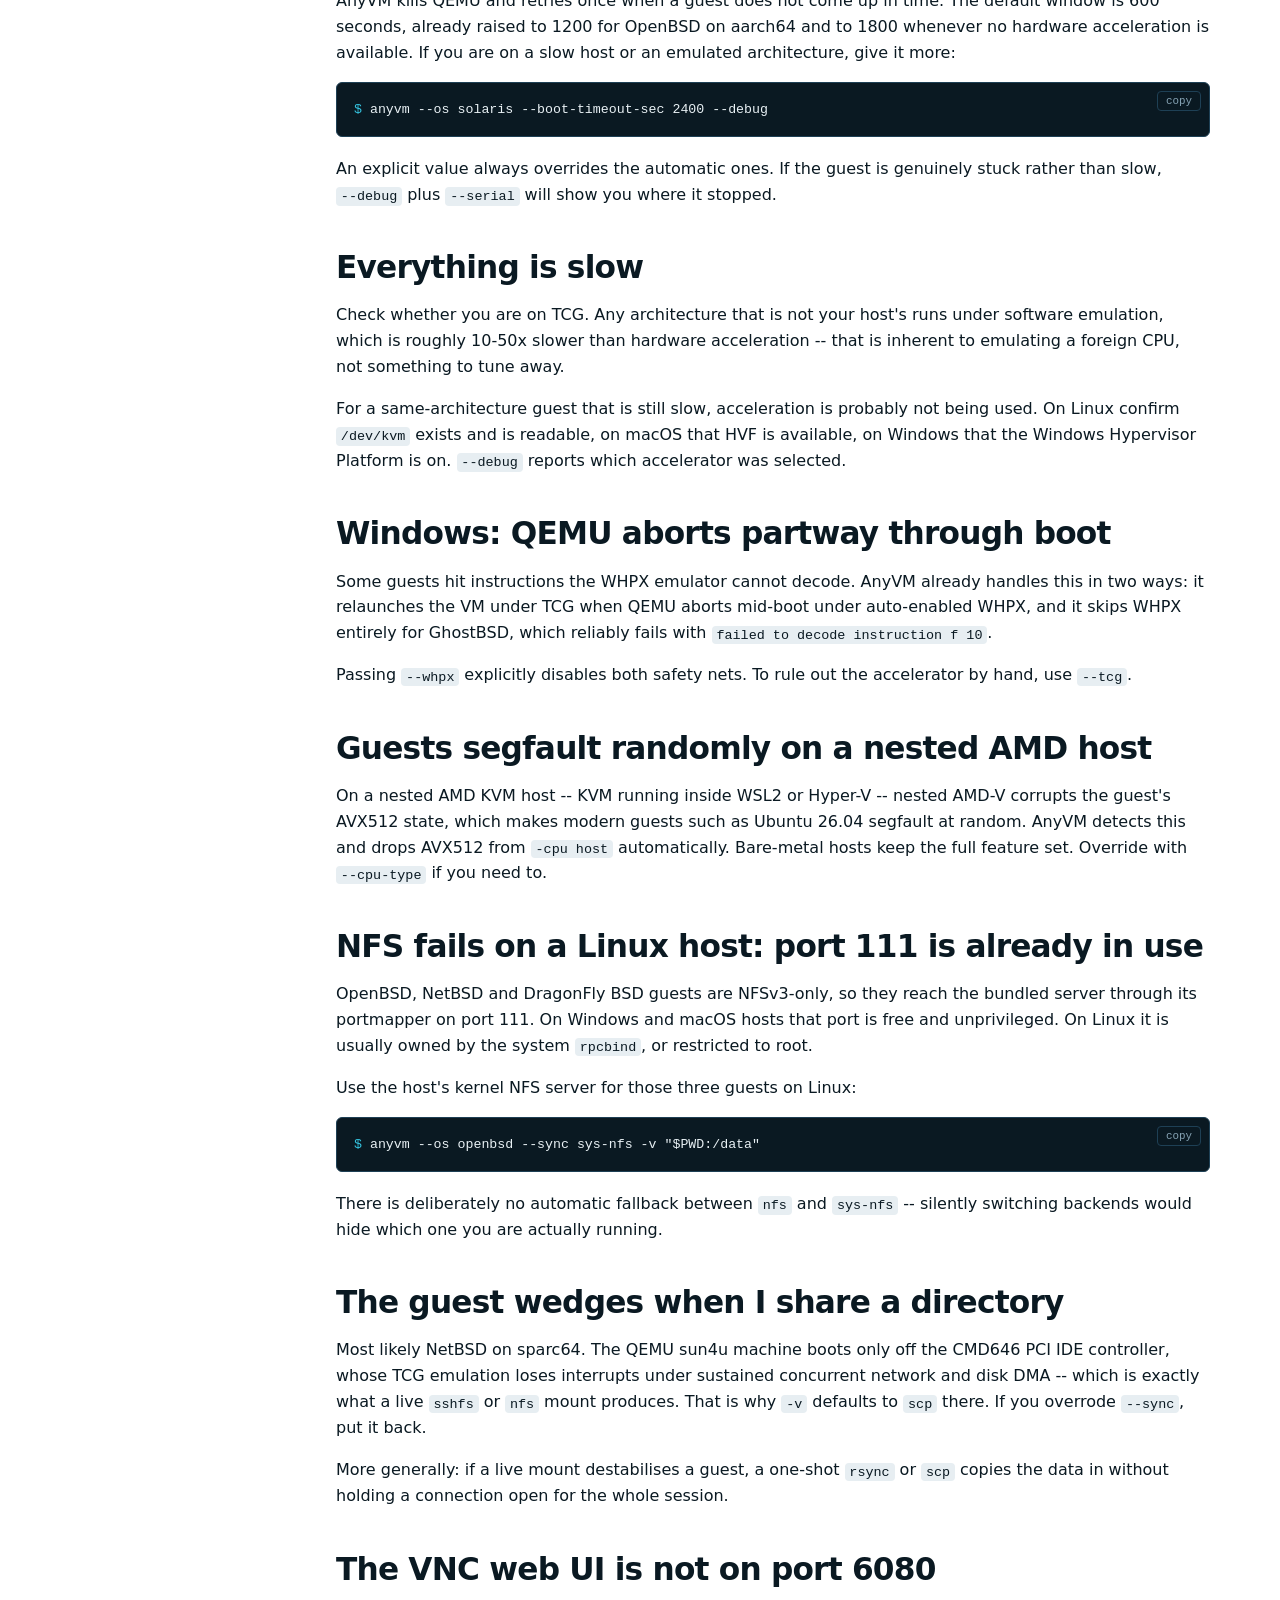
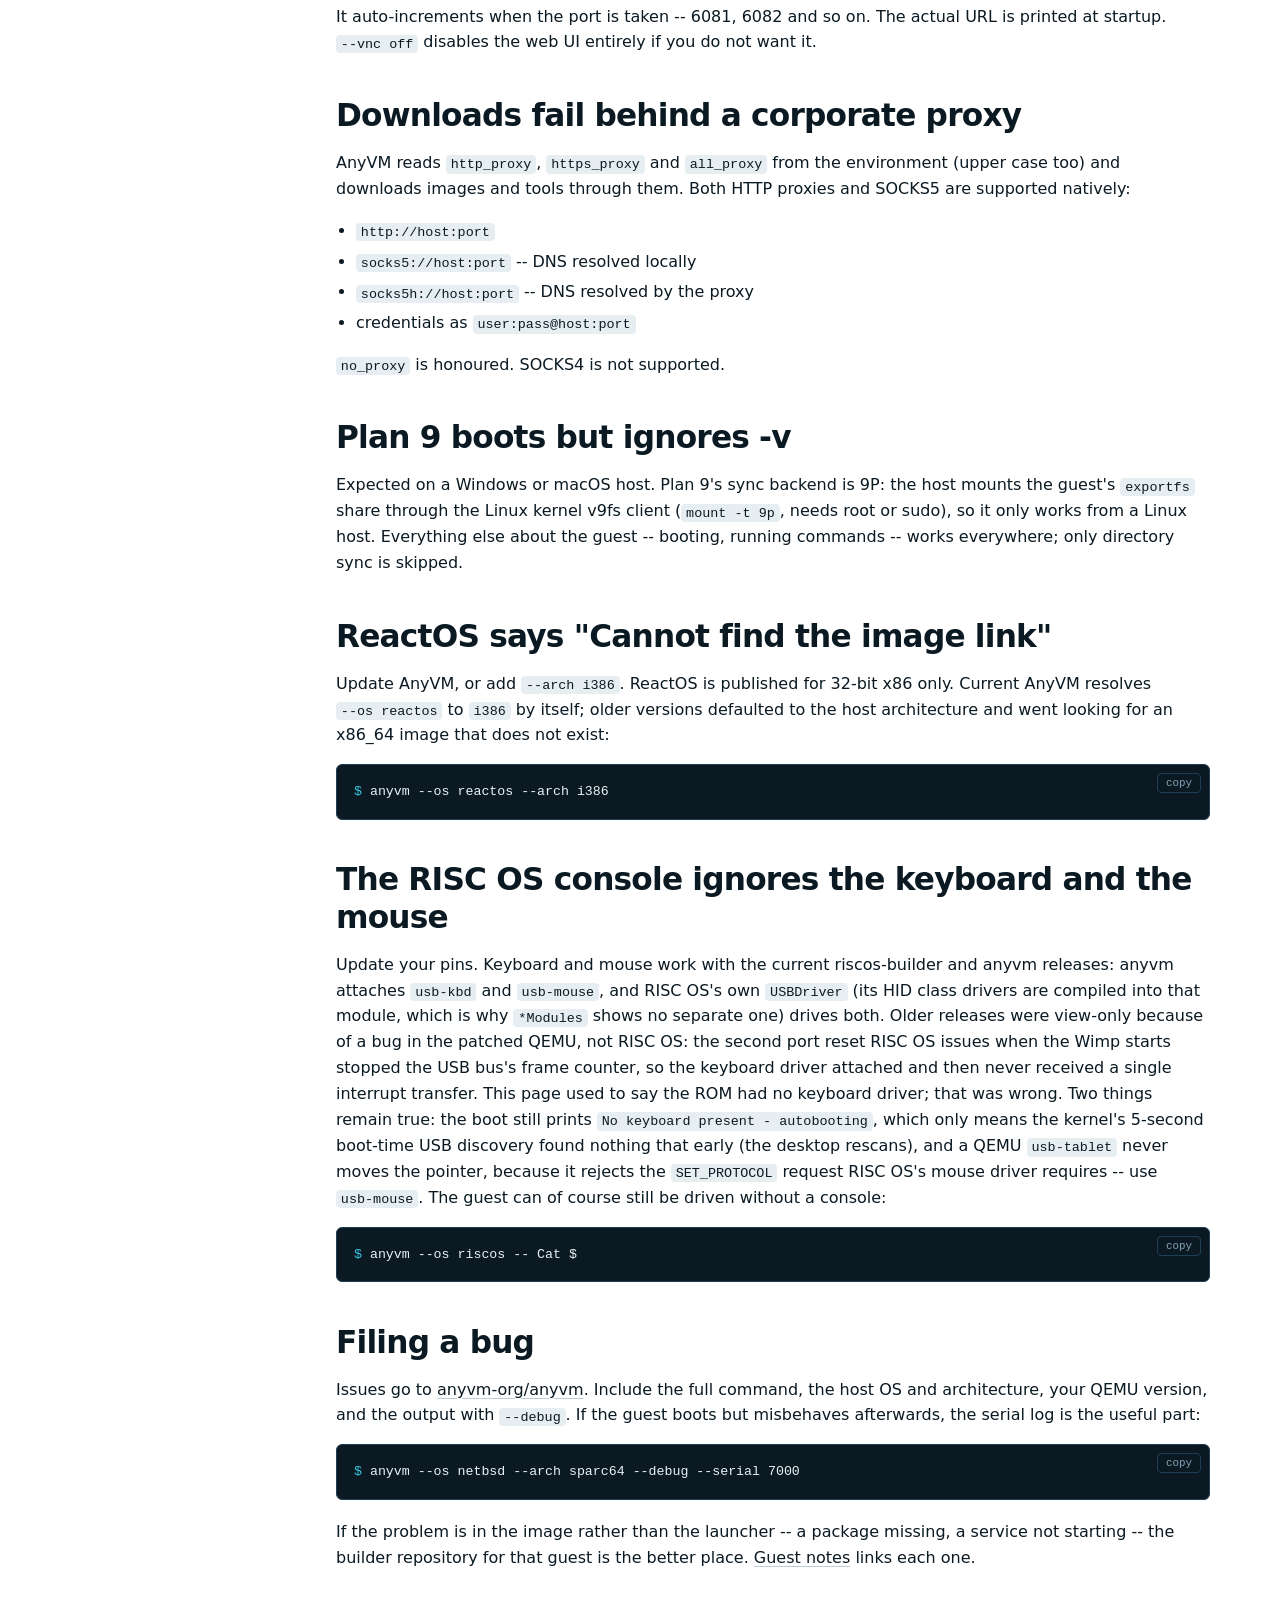
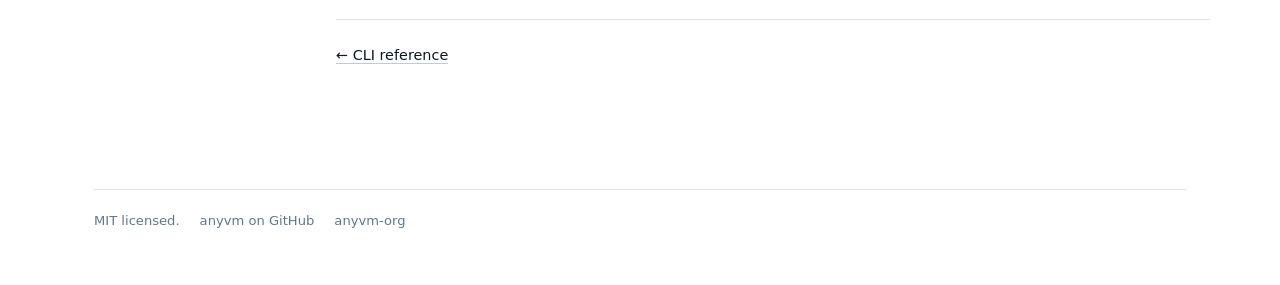
<file: docs/faq.html>
<!DOCTYPE html>
<html lang="en">
<head>
<meta charset="utf-8">
<meta name="viewport" content="width=device-width, initial-scale=1">
<title>Troubleshooting -- AnyVM docs</title>
<meta name="description" content="What to do when a guest will not boot, a download stalls, a port is taken, or acceleration misbehaves.">
<meta name="color-scheme" content="light dark">
<link rel="canonical" href="https://anyvm.org/docs/faq.html">
<link rel="icon" href="data:image/svg+xml,%3Csvg%20xmlns='http://www.w3.org/2000/svg'%20viewBox='0%200%2024%2024'%3E%3Crect%20width='24'%20height='24'%20rx='4'%20fill='%230a1922'/%3E%3Crect%20x='7.6'%20y='2.4'%20width='14'%20height='14'%20rx='3.4'%20fill='none'%20stroke='%23e9f1f5'%20stroke-width='2'%20opacity='.45'/%3E%3Crect%20x='2.4'%20y='7.6'%20width='14'%20height='14'%20rx='3.4'%20fill='none'%20stroke='%23e9f1f5'%20stroke-width='2.2'/%3E%3C/svg%3E">
<link rel="stylesheet" href="/assets/style.css">
<script>try{var d=document.documentElement,t=localStorage.getItem('anyvm-theme');if(t==='dark'||t==='light')d.setAttribute('data-theme',t);var l=localStorage.getItem('anyvm-lang');if(!l)l=/^zh/i.test(navigator.language||'')?'zh':'en';if(l==='zh'){d.setAttribute('data-lang','zh');d.setAttribute('lang','zh-Hans');}d.className+='js';}catch(e){}</script>
</head>
<body>

<a class="skip" href="#main">Skip to content</a>

<header class="nav">
  <div class="nav-in">
    <a class="brand" href="/" aria-label="AnyVM.org home">
      <svg width="21" height="21" viewBox="0 0 24 24" aria-hidden="true" fill="none"
           stroke="currentColor">
        <rect x="7.2" y="2.6" width="14.2" height="14.2" rx="3.4" stroke-width="1.6" opacity=".42"/>
        <rect x="2.6" y="7.2" width="14.2" height="14.2" rx="3.4" stroke-width="1.8"/>
      </svg>
      <span class="wordmark">AnyVM.org</span>
    </a>
    <nav class="nav-links" aria-label="Main">
      <a href="/#install"><span lang="en">Install</span><span lang="zh">安装</span></a>
      <a href="/#coverage"><span lang="en">Guests</span><span lang="zh">客户机</span></a>
      <a href="/#org" class="opt"><span lang="en">Ecosystem</span><span lang="zh">生态</span></a>
      <a href="/docs/" class="on"><span lang="en">Docs</span><span lang="zh">文档</span></a>
      <a href="https://github.com/anyvm-org/anyvm">GitHub</a>
    </nav>
      <a class="donate" href="https://github.com/vmactions/donate">
        <svg width="14" height="14" viewBox="0 0 24 24" fill="none"
             stroke="currentColor" stroke-width="2" stroke-linecap="round"
             stroke-linejoin="round" aria-hidden="true">
          <path d="M20.8 4.6a5.5 5.5 0 0 0-7.8 0L12 5.7l-1-1.1a5.5 5.5 0 0 0-7.8 7.8l1.1 1.1L12 21.2l7.7-7.7 1.1-1.1a5.5 5.5 0 0 0 0-7.8z"/>
        </svg>
        <span lang="en">Donate</span><span lang="zh">赞助</span>
      </a>
      <button class="lang-toggle" type="button" aria-label="切换到中文">
        <span class="when-en">中文</span>
        <span class="when-zh">EN</span>
      </button>      <button class="theme-toggle" type="button" aria-label="Switch theme">
        <svg class="moon" width="16" height="16" viewBox="0 0 24 24" fill="none"
             stroke="currentColor" stroke-width="1.9" stroke-linecap="round"
             stroke-linejoin="round" aria-hidden="true">
          <path d="M20.8 13.1A8.5 8.5 0 1 1 10.9 3.2a6.6 6.6 0 0 0 9.9 9.9z"/>
        </svg>
        <svg class="sun" width="16" height="16" viewBox="0 0 24 24" fill="none"
             stroke="currentColor" stroke-width="1.9" stroke-linecap="round"
             aria-hidden="true">
          <circle cx="12" cy="12" r="4.1"/>
          <path d="M12 2.3v2.4M12 19.3v2.4M4.4 4.4l1.7 1.7M17.9 17.9l1.7 1.7M2.3 12h2.4M19.3 12h2.4M4.4 19.6l1.7-1.7M17.9 6.1l1.7-1.7"/>
        </svg>
      </button>  </div>
</header>

<div class="wrap docs" id="main">

<aside class="side">
  <h4 lang="en">Documentation</h4><h4 lang="zh">文档</h4>
  <ul>
    <li><a href="/docs/"><span lang="en">Getting started</span><span lang="zh">快速上手</span></a></li>
    <li><a href="/docs/guests.html"><span lang="en">Guest notes</span><span lang="zh">系统说明</span></a></li>
    <li><a href="/docs/cli.html"><span lang="en">CLI reference</span><span lang="zh">CLI 参考</span></a></li>
    <li><a href="/docs/faq.html" class="on"><span lang="en">Troubleshooting</span><span lang="zh">故障排查</span></a></li>
  </ul>
  <h4 lang="en">Install</h4><h4 lang="zh">安装</h4>
  <ul>
    <li><a href="#pep668"><span lang="en">pip refuses to install</span><span lang="zh">pip 拒绝安装</span></a></li>
    <li><a href="#qemu-old"><span lang="en">QEMU is too old</span><span lang="zh">QEMU 太旧</span></a></li>
    <li><a href="#edk2-lpa2"><span lang="en">aarch64 hangs at the firmware banner</span><span lang="zh">aarch64 卡在固件横幅</span></a></li>
  </ul>
  <h4 lang="en">Boot</h4><h4 lang="zh">启动</h4>
  <ul>
    <li><a href="#timeout"><span lang="en">The boot times out</span><span lang="zh">启动超时</span></a></li>
    <li><a href="#slow"><span lang="en">Everything is slow</span><span lang="zh">整体很慢</span></a></li>
    <li><a href="#whpx"><span lang="en">Windows: QEMU aborts</span><span lang="zh">Windows：QEMU 中止</span></a></li>
    <li><a href="#avx512"><span lang="en">Random guest segfaults</span><span lang="zh">虚拟机随机段错误</span></a></li>
  </ul>
  <h4 lang="en">Runtime</h4><h4 lang="zh">运行时</h4>
  <ul>
    <li><a href="#nfs111"><span lang="en">NFS port 111 is taken</span><span lang="zh">NFS 111 端口被占</span></a></li>
    <li><a href="#sync-hang"><span lang="en">Sync wedges the guest</span><span lang="zh">共享目录把虚拟机卡死</span></a></li>
    <li><a href="#vnc-port"><span lang="en">VNC port is busy</span><span lang="zh">VNC 端口被占</span></a></li>
    <li><a href="#proxy"><span lang="en">Behind a proxy</span><span lang="zh">在代理后面</span></a></li>
    <li><a href="#plan9-v"><span lang="en">Plan 9 ignores -v</span><span lang="zh">Plan 9 忽略 -v</span></a></li>
    <li><a href="#reactos-arch"><span lang="en">ReactOS image not found</span><span lang="zh">ReactOS 找不到镜像</span></a></li>
    <li><a href="#riscos-keyboard"><span lang="en">RISC OS ignores the keyboard and mouse</span><span lang="zh">RISC OS 键盘和鼠标都没反应</span></a></li>
  </ul>
  <h4 lang="en">Reporting</h4><h4 lang="zh">反馈</h4>
  <ul>
    <li><a href="#report"><span lang="en">Filing a bug</span><span lang="zh">提交问题</span></a></li>
  </ul>
</aside>

<article class="doc">
  <p class="crumbs" lang="en">Docs / Troubleshooting</p><p class="crumbs" lang="zh">文档 / 故障排查</p>
  <h1 lang="en">Troubleshooting</h1><h1 lang="zh">故障排查</h1>
  <p class="lede">
    The failures people actually hit, what causes them, and what to do. When
    in doubt, re-run with <code>--debug</code> first -- it usually names the
    problem outright.
  </p>

  <h2 id="pep668" lang="en">pip refuses to install: externally-managed-environment</h2>
  <h2 lang="zh">pip 拒绝安装：externally-managed-environment</h2>
  <p>
    <span lang="en">Debian and Ubuntu mark the system Python as managed by the distribution
    (PEP&nbsp;668), so <code>pip install</code> into it is blocked. This is the
    distribution's rule, not AnyVM's. Use pipx:</span>
    <span lang="zh">Debian 和 Ubuntu 把系统 Python 标记为由发行版管理（PEP&nbsp;668），
    所以往里面 <code>pip install</code> 会被拦住。这是发行版的规矩，不是 AnyVM 的。
    改用 pipx：</span>
  </p>
  <div class="code">
<pre><span class="s">$</span> sudo apt-get install -y pipx
<span class="s">$</span> pipx install anyvm.py
<span class="s">$</span> pipx ensurepath   <span class="cm"># first time only, then reopen the shell</span></pre>
  </div>
  <p lang="en">Or a virtualenv, or just run the single file directly:</p>
  <p lang="zh">或者用虚拟环境，再或者直接跑那个单文件：</p>
  <div class="code">
<pre><span class="s">$</span> curl -O https://raw.githubusercontent.com/anyvm-org/anyvm/main/anyvm.py
<span class="s">$</span> python3 anyvm.py --os freebsd</pre>
  </div>

  <h2 id="qemu-old" lang="en">The guest needs a newer QEMU than my distro ships</h2>
  <h2 lang="zh">这个系统需要比发行版更新的 QEMU</h2>
  <p>
    <span lang="en">Several guest and architecture combinations do not run on QEMU 8.2, which
    is what current LTS distributions ship. On a Linux x86_64 host AnyVM
    handles this itself: it detects the too-old system QEMU and downloads a
    pinned QEMU 10.2.3 for exactly those cases -- Ubuntu on riscv64 26.04,
    s390x and ppc64le 22.04, and OpenEuler on loongarch64. Nothing to
    configure.</span>
    <span lang="zh">有几个系统和架构的组合在 QEMU 8.2 上跑不起来，而目前各家 LTS 发行版
    自带的正是这个版本。在 Linux x86_64 宿主上 AnyVM 自己会处理：检测到系统 QEMU
    太旧，就为这些特定组合下载固定版本的 QEMU 10.2.3 —— 具体是 Ubuntu 的 riscv64
    26.04、s390x 和 ppc64le 22.04，以及 OpenEuler 的 loongarch64。你不用配置什么。</span>
  </p>
  <p>
    <span lang="en">On other hosts you need a newer QEMU yourself. The full list of which
    combination needs what is in <a href="/docs/guests.html">guest notes</a>.</span>
    <span lang="zh">其他宿主上就得你自己装新版 QEMU。哪个组合需要什么，完整清单在
    <a href="/docs/guests.html">系统说明</a>里。</span>
  </p>

  <h2 id="edk2-lpa2" lang="en">An aarch64 guest hangs right after "UEFI firmware (version 2025.11-...)"</h2>
  <h2 lang="zh">aarch64 客户机在 "UEFI firmware (version 2025.11-...)" 之后就卡住</h2>
  <p>
    <span lang="en">That line is the last thing edk2 prints before it sets up the MMU.
    Builds from edk2-stable202508 through edk2-stable202602 -- Ubuntu 26.04's
    <code>qemu-efi-aarch64</code> 2025.11 among them -- switch the CPU to
    LPA2 (52-bit) mode while the early page tables in flash are still in the
    old format, so under <code>-cpu max</code>, QEMU's TCG default for most
    aarch64 guests, the firmware faults on its very next instruction and spins
    forever; the guest never reaches its bootloader
    (<a href="https://github.com/tianocore/edk2/issues/11962">tianocore/edk2#11962</a>,
    fixed in edk2-stable202605). The fixed 2026.05 build is no way out either:
    on QEMU 10.2.1 it raises a <code>Synchronous Exception</code> when the
    loaders of FreeBSD 12.4 and openEuler 22.03 (GRUB 2.06) hand over to the
    kernel. Nothing to configure: AnyVM reads the build stamp out of the host
    firmware and, when it is a 2025.08 or later build, boots with Ubuntu
    24.04's edk2 2024.02 firmware instead: the unmodified
    <code>QEMU_EFI.fd</code> from Ubuntu's <code>qemu-efi-aarch64</code>
    2024.02-2ubuntu0.9 package, published by
    <a href="https://github.com/anyvm-org/firmware">anyvm-org/firmware</a>
    and downloaded once (2 MB, sha256-checked).
    <code>--firmware &lt;path|URL&gt;</code> overrides everything; passing that
    firmware's release URL uses it on any host.</span>
    <span lang="zh">这一行是 edk2 设置 MMU 之前打印的最后一句。edk2-stable202508 到
    edk2-stable202602 之间的版本 —— Ubuntu 26.04 的 <code>qemu-efi-aarch64</code>
    2025.11 就是其中之一 —— 会在 flash 里的早期页表还是旧格式的时候就把 CPU 切到
    LPA2（52 位）模式，于是在 <code>-cpu max</code>（QEMU TCG 下大多数 aarch64
    客户机的默认 CPU）下，固件紧接着的一条指令就出错，然后永远转圈；客户机根本
    到不了引导程序（<a href="https://github.com/tianocore/edk2/issues/11962">tianocore/edk2#11962</a>，
    edk2-stable202605 已修复）。修好的 2026.05 版也不能用：在 QEMU 10.2.1 上，
    FreeBSD 12.4 和 openEuler 22.03（GRUB 2.06）的引导程序把控制权交给内核时，
    它会报 <code>Synchronous Exception</code>。不用配置什么：AnyVM 会从宿主机固件里读出版本戳，
    发现是 2025.08 及以后的版本，就改用 Ubuntu 24.04 的 edk2 2024.02 固件启动：Ubuntu
    <code>qemu-efi-aarch64</code> 2024.02-2ubuntu0.9 软件包里原封不动的 <code>QEMU_EFI.fd</code>，由
    <a href="https://github.com/anyvm-org/firmware">anyvm-org/firmware</a>
    发布，只下载一次（2 MB，校验 sha256）。<code>--firmware &lt;路径|链接&gt;</code>
    覆盖一切；传那份固件的 release 链接，就能在任何宿主机上用它。</span>
  </p>
  <p>
    <span lang="en"><code>-cpu max,lpa2=off</code> is not a workaround: it trips a second bug in
    the same firmware, which then faults while loading its own DXE core.</span>
    <span lang="zh"><code>-cpu max,lpa2=off</code> 不是办法：它会撞上同一份固件里的另一个 bug，
    加载自己的 DXE core 时照样出错。</span>
  </p>

  <h2 id="timeout" lang="en">The boot times out and gets killed</h2>
  <h2 lang="zh">启动超时被杀掉了</h2>
  <p>
    <span lang="en">AnyVM kills QEMU and retries once when a guest does not come up in time.
    The default window is 600 seconds, already raised to 1200 for OpenBSD on
    aarch64 and to 1800 whenever no hardware acceleration is available. If you
    are on a slow host or an emulated architecture, give it more:</span>
    <span lang="zh">虚拟机没能按时起来时，AnyVM 会杀掉 QEMU 并重试一次。默认窗口是
    600 秒，OpenBSD aarch64 已经提到 1200 秒，没有硬件加速时提到 1800 秒。如果你的
    机器慢，或者跑的是模拟架构，就再给它多一点：</span>
  </p>
  <div class="code">
<pre><span class="s">$</span> anyvm --os solaris --boot-timeout-sec 2400 --debug</pre>
  </div>
  <p>
    <span lang="en">An explicit value always overrides the automatic ones. If the guest is
    genuinely stuck rather than slow, <code>--debug</code> plus
    <code>--serial</code> will show you where it stopped.</span>
    <span lang="zh">你写死的值永远盖过自动值。如果虚拟机不是慢，而是真的卡住了，
    <code>--debug</code> 配上 <code>--serial</code> 能让你看到它停在哪。</span>
  </p>

  <h2 id="slow" lang="en">Everything is slow</h2><h2 lang="zh">整体都很慢</h2>
  <p>
    <span lang="en">Check whether you are on TCG. Any architecture that is not your host's runs
    under software emulation, which is roughly 10-50x slower than hardware
    acceleration -- that is inherent to emulating a foreign CPU, not something
    to tune away.</span>
    <span lang="zh">先看是不是在跑 TCG。只要不是宿主自己的架构，都得靠软件模拟，比
    硬件加速慢 10 到 50 倍 —— 这是模拟异构 CPU 的固有代价，不是调参能解决的。</span>
  </p>
  <p>
    <span lang="en">For a same-architecture guest that is still slow, acceleration is probably
    not being used. On Linux confirm <code>/dev/kvm</code> exists and is
    readable, on macOS that HVF is available, on Windows that the Windows
    Hypervisor Platform is on. <code>--debug</code> reports which accelerator
    was selected.</span>
    <span lang="zh">如果是同架构的虚拟机还这么慢，多半是加速没用上。Linux 上确认
    <code>/dev/kvm</code> 存在且可读，macOS 上确认 HVF 可用，Windows 上确认
    Windows Hypervisor Platform 已开启。<code>--debug</code> 会告诉你最后选中的是
    哪个加速器。</span>
  </p>

  <h2 id="whpx" lang="en">Windows: QEMU aborts partway through boot</h2>
  <h2 lang="zh">Windows：QEMU 启动到一半中止</h2>
  <p>
    <span lang="en">Some guests hit instructions the WHPX emulator cannot decode. AnyVM already
    handles this in two ways: it relaunches the VM under TCG when QEMU aborts
    mid-boot under auto-enabled WHPX, and it skips WHPX entirely for GhostBSD,
    which reliably fails with <code>failed to decode instruction f 10</code>.</span>
    <span lang="zh">有些系统会碰到 WHPX 模拟器解不了的指令。AnyVM 已经从两方面处理：
    自动启用 WHPX 后 QEMU 若在启动中途中止，就改用 TCG 重开一次；而 GhostBSD 一定会
    以 <code>failed to decode instruction f 10</code> 失败，所以直接跳过 WHPX。</span>
  </p>
  <p>
    <span lang="en">Passing <code>--whpx</code> explicitly disables both safety nets. To rule
    out the accelerator by hand, use <code>--tcg</code>.</span>
    <span lang="zh">显式写 <code>--whpx</code> 会把这两道保险都关掉。想手动排除加速器
    的嫌疑，用 <code>--tcg</code>。</span>
  </p>

  <h2 id="avx512" lang="en">Guests segfault randomly on a nested AMD host</h2>
  <h2 lang="zh">嵌套 AMD 宿主上虚拟机随机段错误</h2>
  <p>
    <span lang="en">On a nested AMD KVM host -- KVM running inside WSL2 or Hyper-V -- nested
    AMD-V corrupts the guest's AVX512 state, which makes modern guests such as
    Ubuntu 26.04 segfault at random. AnyVM detects this and drops AVX512 from
    <code>-cpu host</code> automatically. Bare-metal hosts keep the full
    feature set. Override with <code>--cpu-type</code> if you need to.</span>
    <span lang="zh">在嵌套的 AMD KVM 宿主上 —— 也就是 KVM 跑在 WSL2 或 Hyper-V 里面
    —— 嵌套的 AMD-V 会破坏虚拟机的 AVX512 状态，导致 Ubuntu 26.04 这类较新的系统随机
    段错误。AnyVM 检测到这种情况会自动从 <code>-cpu host</code> 里去掉 AVX512。裸机
    宿主保留完整特性。需要的话用 <code>--cpu-type</code> 覆盖。</span>
  </p>

  <h2 id="nfs111" lang="en">NFS fails on a Linux host: port 111 is already in use</h2>
  <h2 lang="zh">Linux 宿主上 NFS 失败：111 端口已被占用</h2>
  <p>
    <span lang="en">OpenBSD, NetBSD and DragonFly BSD guests are NFSv3-only, so they reach the
    bundled server through its portmapper on port 111. On Windows and macOS
    hosts that port is free and unprivileged. On Linux it is usually owned by
    the system <code>rpcbind</code>, or restricted to root.</span>
    <span lang="zh">OpenBSD、NetBSD、DragonFlyBSD 只支持 NFSv3，所以要通过 111 端口上的
    portmapper 才能连到自带的服务器。在 Windows 和 macOS 上这个端口是空的，也不需要
    特权。在 Linux 上它通常被系统的 <code>rpcbind</code> 占着，或者只有 root 能用。</span>
  </p>
  <p lang="en">Use the host's kernel NFS server for those three guests on Linux:</p>
  <p lang="zh">在 Linux 上，这三个系统改用宿主的内核 NFS 服务器：</p>
  <div class="code">
<pre><span class="s">$</span> anyvm --os openbsd --sync sys-nfs -v "$PWD:/data"</pre>
  </div>
  <p>
    <span lang="en">There is deliberately no automatic fallback between <code>nfs</code> and
    <code>sys-nfs</code> -- silently switching backends would hide which one
    you are actually running.</span>
    <span lang="zh"><code>nfs</code> 和 <code>sys-nfs</code> 之间故意不做自动切换 ——
    悄悄换后端会让你搞不清自己实际在用哪个。</span>
  </p>

  <h2 id="sync-hang" lang="en">The guest wedges when I share a directory</h2>
  <h2 lang="zh">一共享目录，虚拟机就卡死</h2>
  <p>
    <span lang="en">Most likely NetBSD on sparc64. The QEMU sun4u machine boots only off the
    CMD646 PCI IDE controller, whose TCG emulation loses interrupts under
    sustained concurrent network and disk DMA -- which is exactly what a live
    <code>sshfs</code> or <code>nfs</code> mount produces. That is why
    <code>-v</code> defaults to <code>scp</code> there. If you overrode
    <code>--sync</code>, put it back.</span>
    <span lang="zh">多半是 sparc64 上的 NetBSD。QEMU 的 sun4u 机器只能从 CMD646 这块
    PCI IDE 控制器启动，而它的 TCG 模拟在网络和磁盘 DMA 持续并发时会丢中断 —— 实时的
    <code>sshfs</code> 或 <code>nfs</code> 挂载制造的正是这种压力。所以那里的
    <code>-v</code> 默认走 <code>scp</code>。你要是改过 <code>--sync</code>，改回去。</span>
  </p>
  <p>
    <span lang="en">More generally: if a live mount destabilises a guest, a one-shot
    <code>rsync</code> or <code>scp</code> copies the data in without holding
    a connection open for the whole session.</span>
    <span lang="zh">更一般地说：只要实时挂载会让某个虚拟机不稳定，就改用一次性的
    <code>rsync</code> 或 <code>scp</code> 把数据拷进去 —— 不用整个会话都挂着连接。</span>
  </p>

  <h2 id="vnc-port" lang="en">The VNC web UI is not on port 6080</h2>
  <h2 lang="zh">VNC 网页控制台不在 6080 端口</h2>
  <p>
    <span lang="en">It auto-increments when the port is taken -- 6081, 6082 and so on. The
    actual URL is printed at startup. <code>--vnc off</code> disables the web
    UI entirely if you do not want it.</span>
    <span lang="zh">端口被占就自动往后顺延 —— 6081、6082 这样。实际地址在启动时会打印
    出来。不想要的话，<code>--vnc off</code> 可以把网页控制台整个关掉。</span>
  </p>

  <h2 id="proxy" lang="en">Downloads fail behind a corporate proxy</h2>
  <h2 lang="zh">在公司代理后面下载失败</h2>
  <p>
    <span lang="en">AnyVM reads <code>http_proxy</code>, <code>https_proxy</code> and
    <code>all_proxy</code> from the environment (upper case too) and downloads
    images and tools through them. Both HTTP proxies and SOCKS5 are supported
    natively:</span>
    <span lang="zh">AnyVM 会从环境变量里读 <code>http_proxy</code>、
    <code>https_proxy</code> 和 <code>all_proxy</code>（大写形式也认），并通过它们
    下载镜像和工具。HTTP 代理和 SOCKS5 都原生支持：</span>
  </p>
  <ul>
    <li><code>http://host:port</code></li>
    <li><code>socks5://host:port</code><span lang="en"> -- DNS resolved locally</span><span lang="zh"> —— DNS 在本地解析</span></li>
    <li><code>socks5h://host:port</code><span lang="en"> -- DNS resolved by the proxy</span><span lang="zh"> —— DNS 交给代理解析</span></li>
    <li><span lang="en">credentials as</span><span lang="zh">带认证信息写作</span> <code>user:pass@host:port</code></li>
  </ul>
  <p>
    <span lang="en"><code>no_proxy</code> is honoured. SOCKS4 is not supported.</span>
    <span lang="zh"><code>no_proxy</code> 会被遵守。SOCKS4 不支持。</span>
  </p>

  <h2 id="plan9-v" lang="en">Plan 9 boots but ignores -v</h2>
  <h2 lang="zh">Plan 9 能启动，但 -v 没反应</h2>
  <p>
    <span lang="en">Expected on a Windows or macOS host. Plan 9's sync backend is 9P: the host
    mounts the guest's <code>exportfs</code> share through the Linux kernel
    v9fs client (<code>mount -t 9p</code>, needs root or sudo), so it only
    works from a Linux host. Everything else about the guest -- booting,
    running commands -- works everywhere; only directory sync is skipped.</span>
    <span lang="zh">在 Windows 或 macOS 宿主上这是预期行为。Plan 9 的同步后端是 9P：
    由宿主通过 Linux 内核的 v9fs 客户端去挂载虚拟机的 <code>exportfs</code> 共享
    （<code>mount -t 9p</code>，需要 root 或 sudo），所以只有 Linux 宿主能用。这个
    系统的其他部分 —— 启动、跑命令 —— 在哪都正常，只是跳过了目录共享。</span>
  </p>

  <h2 id="reactos-arch" lang="en">ReactOS says "Cannot find the image link"</h2>
  <h2 lang="zh">ReactOS 报 "Cannot find the image link"</h2>
  <p>
    <span lang="en">Update AnyVM, or add <code>--arch i386</code>. ReactOS is published for
    32-bit x86 only. Current AnyVM resolves <code>--os reactos</code> to
    <code>i386</code> by itself; older versions defaulted to the host
    architecture and went looking for an x86_64 image that does not
    exist:</span>
    <span lang="zh">升级 AnyVM，或者加上 <code>--arch i386</code>。ReactOS 只发布 32 位 x86
    版本。现在的 AnyVM 会自己把 <code>--os reactos</code> 解析成 <code>i386</code>；
    旧版本按宿主架构去找，于是找一个并不存在的 x86_64 镜像：</span>
  </p>
  <div class="code"><pre><span class="s">$</span> anyvm --os reactos --arch i386</pre></div>

  <h2 id="riscos-keyboard" lang="en">The RISC OS console ignores the keyboard and the mouse</h2>
  <h2 lang="zh">RISC OS 控制台不响应键盘和鼠标</h2>
  <p>
    <span lang="en">Update your pins. Keyboard and mouse work with the current
    riscos-builder and anyvm releases: anyvm attaches <code>usb-kbd</code> and
    <code>usb-mouse</code>, and RISC OS's own <code>USBDriver</code> (its HID
    class drivers are compiled into that module, which is why
    <code>*Modules</code> shows no separate one) drives both. Older releases
    were view-only because of a bug in the patched QEMU, not RISC OS: the
    second port reset RISC OS issues when the Wimp starts stopped the USB
    bus's frame counter, so the keyboard driver attached and then never
    received a single interrupt transfer. This page used to say the ROM had no
    keyboard driver; that was wrong. Two things remain true: the boot still
    prints <code>No keyboard present - autobooting</code>, which only means
    the kernel's 5-second boot-time USB discovery found nothing that early
    (the desktop rescans), and a QEMU <code>usb-tablet</code> never moves the
    pointer, because it rejects the <code>SET_PROTOCOL</code> request RISC
    OS's mouse driver requires -- use <code>usb-mouse</code>. The guest can
    of course still be driven without a console:</span>
    <span lang="zh">请更新版本号。当前的 riscos-builder 和 anyvm 发布版里键盘和鼠标
    都能用：anyvm 会挂上 <code>usb-kbd</code> 和 <code>usb-mouse</code>，RISC OS 自带的
    <code>USBDriver</code>（HID 类驱动编在这个模块里，所以 <code>*Modules</code> 看不到
    单独的驱动）负责驱动它们。旧版本只能看不能操作，原因在打过补丁的 QEMU 而不是
    RISC OS：Wimp 启动时 RISC OS 会对端口做第二次 reset，之后 USB 总线的帧计数停了，
    键盘驱动虽然挂上了，却再也收不到任何中断传输。本页以前说 ROM 里没有键盘驱动，
    那是错的。有两点仍然成立：开机仍会打印 <code>No keyboard present -
    autobooting</code>，这只说明内核开机 5 秒的 USB 发现窗口里没枚举到东西（桌面会
    重新扫描）；QEMU 的 <code>usb-tablet</code> 永远动不了指针，因为它拒绝 RISC OS
    鼠标驱动必需的 <code>SET_PROTOCOL</code> 请求 —— 请用 <code>usb-mouse</code>。
    当然，不用控制台也照样可以驱动客机：</span>
  </p>
  <div class="code"><pre><span class="s">$</span> anyvm --os riscos -- Cat $</pre></div>

  <h2 id="report" lang="en">Filing a bug</h2><h2 lang="zh">提交问题</h2>
  <p>
    <span lang="en">Issues go to
    <a href="https://github.com/anyvm-org/anyvm/issues">anyvm-org/anyvm</a>.
    Include the full command, the host OS and architecture, your QEMU version,
    and the output with <code>--debug</code>. If the guest boots but
    misbehaves afterwards, the serial log is the useful part:</span>
    <span lang="zh">issue 提到
    <a href="https://github.com/anyvm-org/anyvm/issues">anyvm-org/anyvm</a>。
    请附上完整命令、宿主系统和架构、QEMU 版本，以及加了 <code>--debug</code> 的输出。
    如果虚拟机能起来但之后行为异常，串口日志才是有用的那部分：</span>
  </p>
  <div class="code">
<pre><span class="s">$</span> anyvm --os netbsd --arch sparc64 --debug --serial 7000</pre>
  </div>
  <p>
    <span lang="en">If the problem is in the image rather than the launcher -- a package
    missing, a service not starting -- the builder repository for that guest is
    the better place. <a href="/docs/guests.html">Guest notes</a> links each
    one.</span>
    <span lang="zh">如果问题出在镜像而不是启动器 —— 比如少了某个包、某个服务没起来
    —— 那更适合去对应系统的 builder 仓库提。<a href="/docs/guests.html">系统说明</a>
    里有每一个的链接。</span>
  </p>

  <nav class="pagenav">
    <a href="/docs/cli.html"><span lang="en">&larr; CLI reference</span><span lang="zh">&larr; CLI 参考</span></a>
    <span></span>
  </nav>
</article>

</div>

<footer class="footer">
  <div class="wrap">
    <div class="footer-base">
      <span>MIT licensed.</span>
      <a href="https://github.com/anyvm-org/anyvm">anyvm on GitHub</a>
      <a href="https://github.com/anyvm-org">anyvm-org</a>
    </div>
  </div>
</footer>

<script src="/assets/site.js" defer></script>
</body>
</html>
</file>
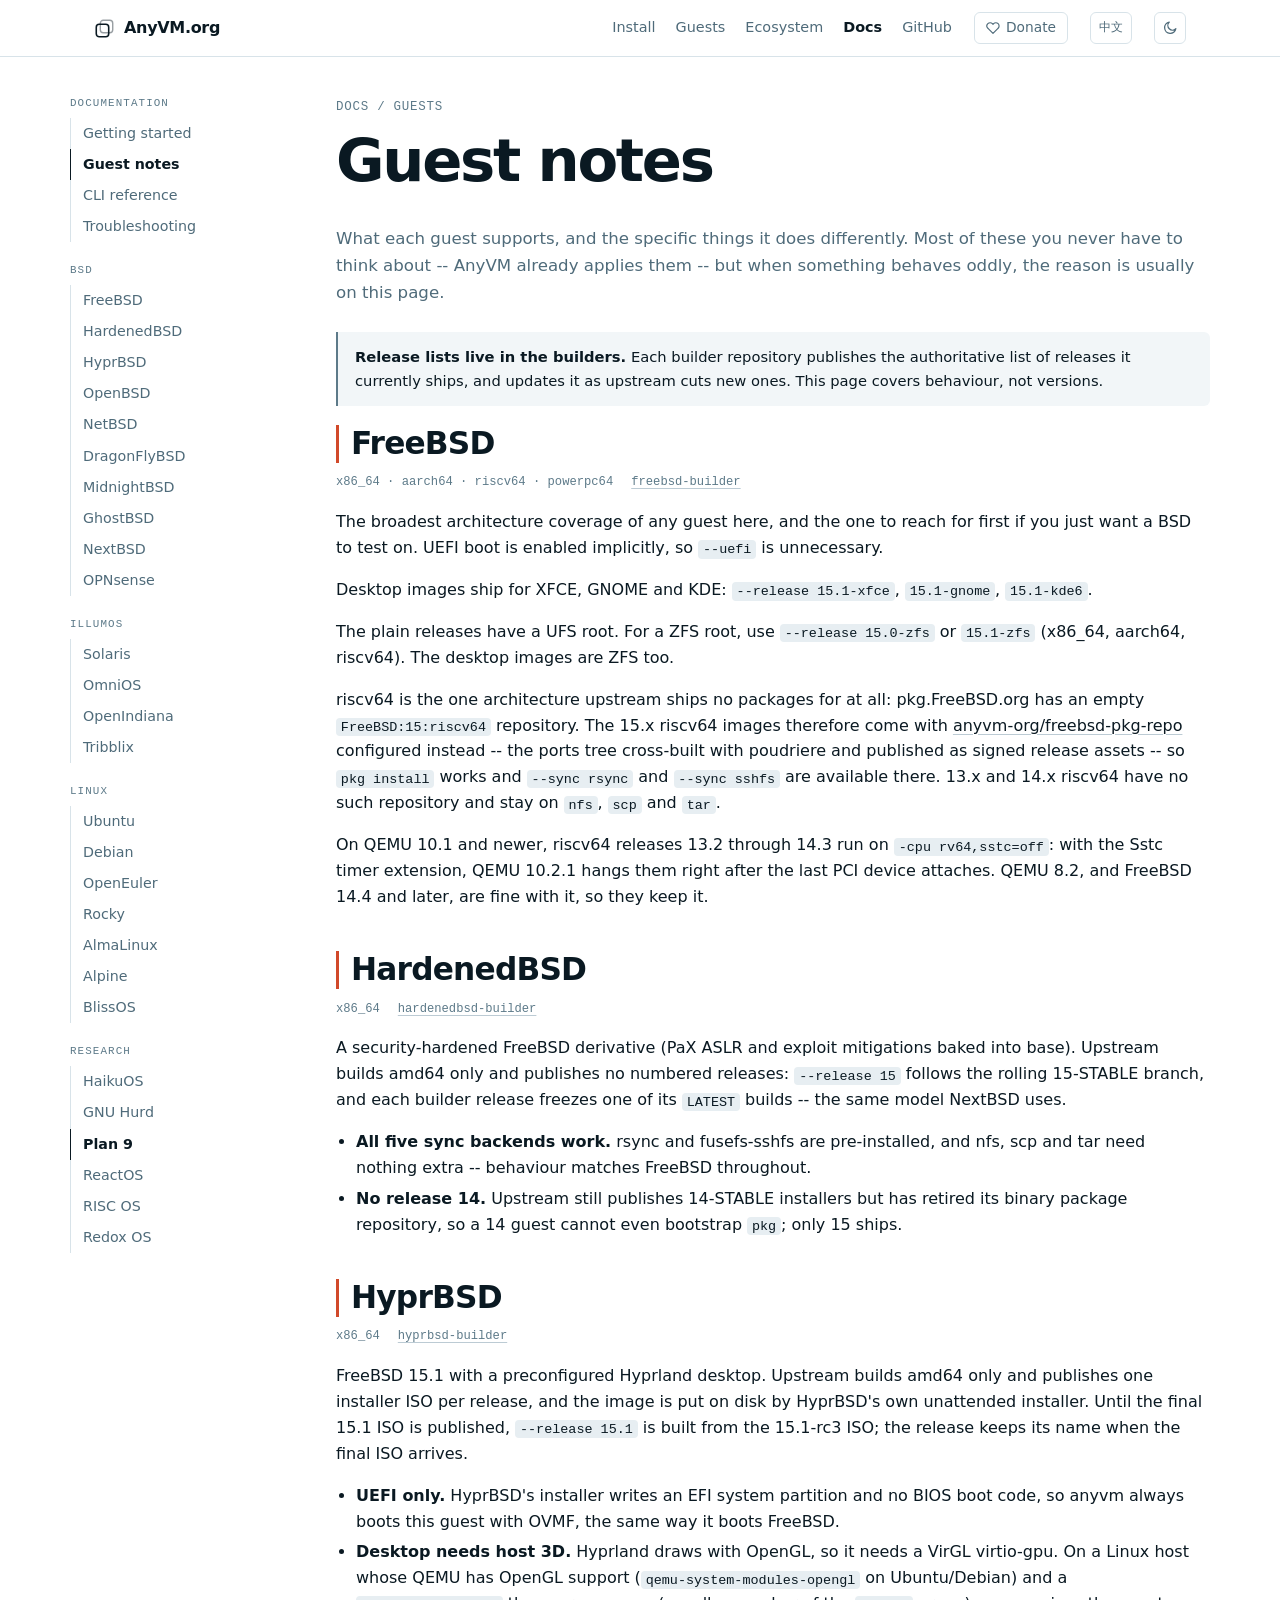
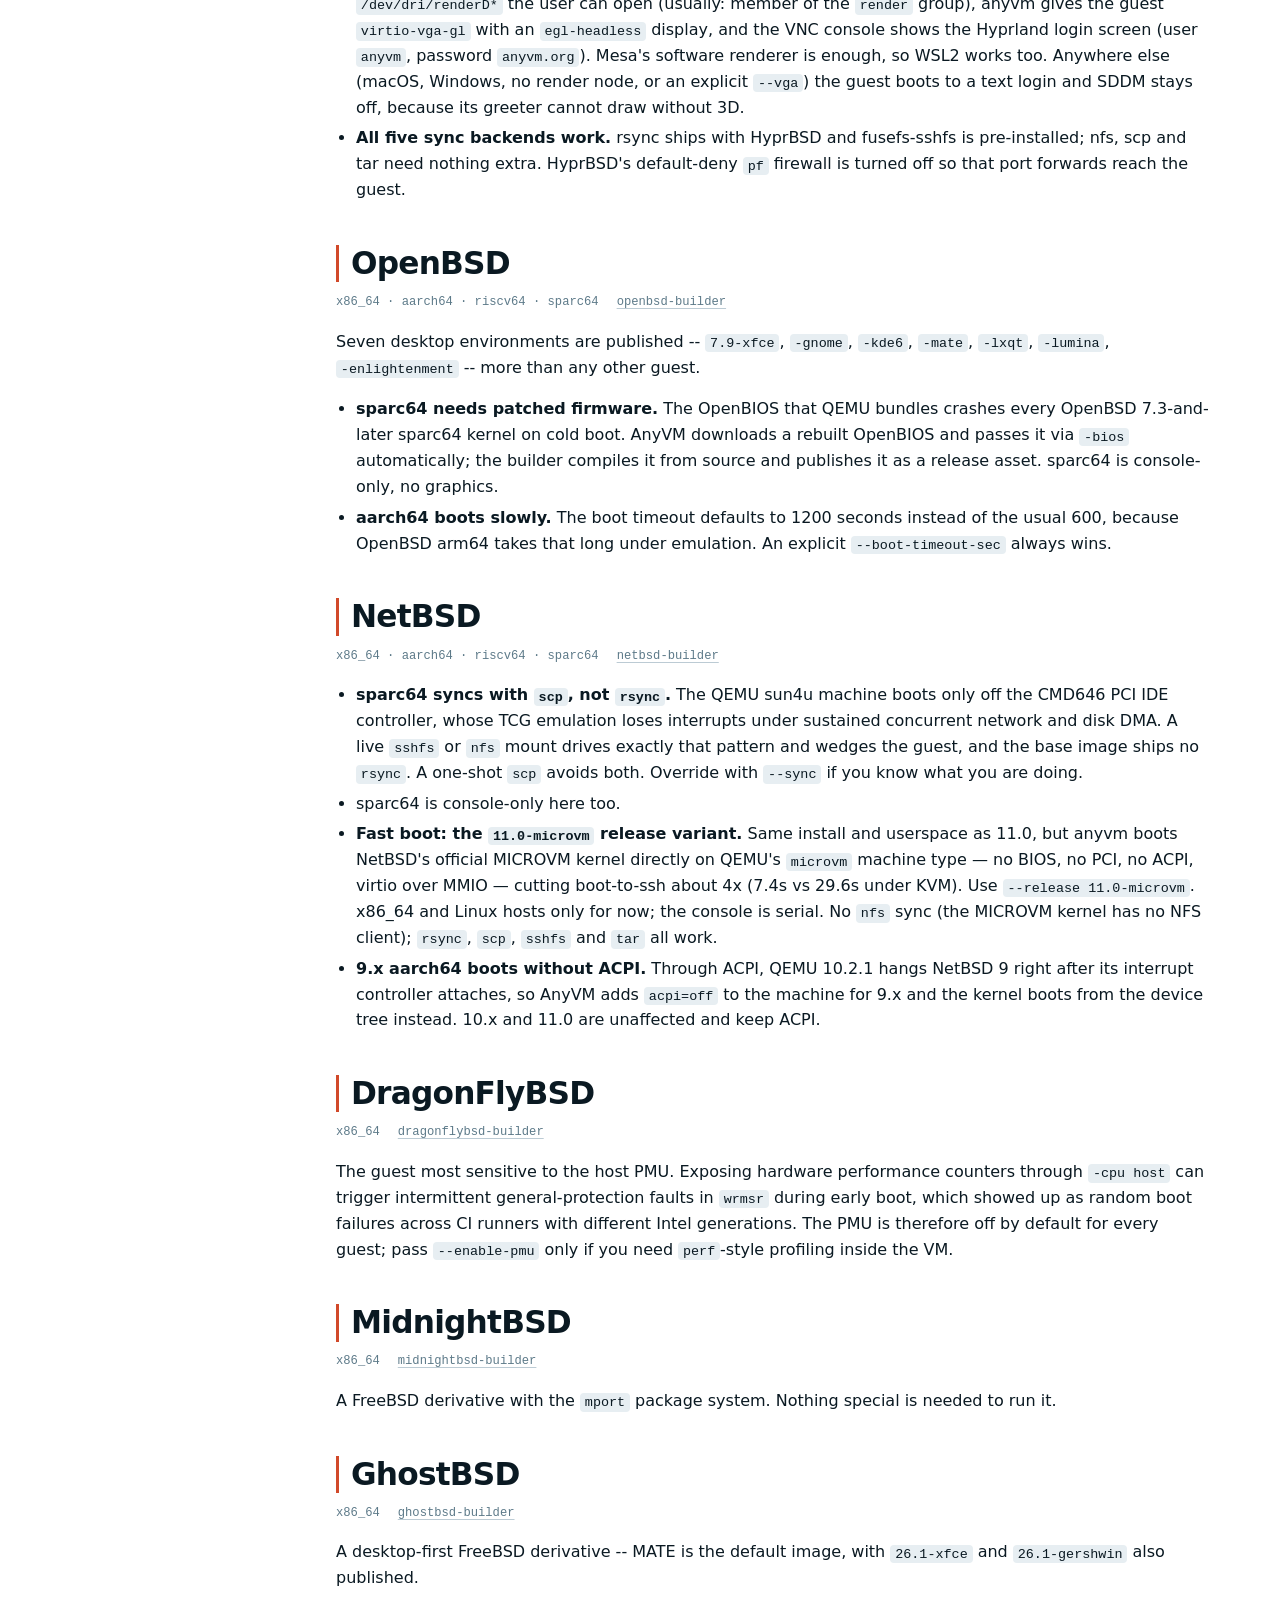
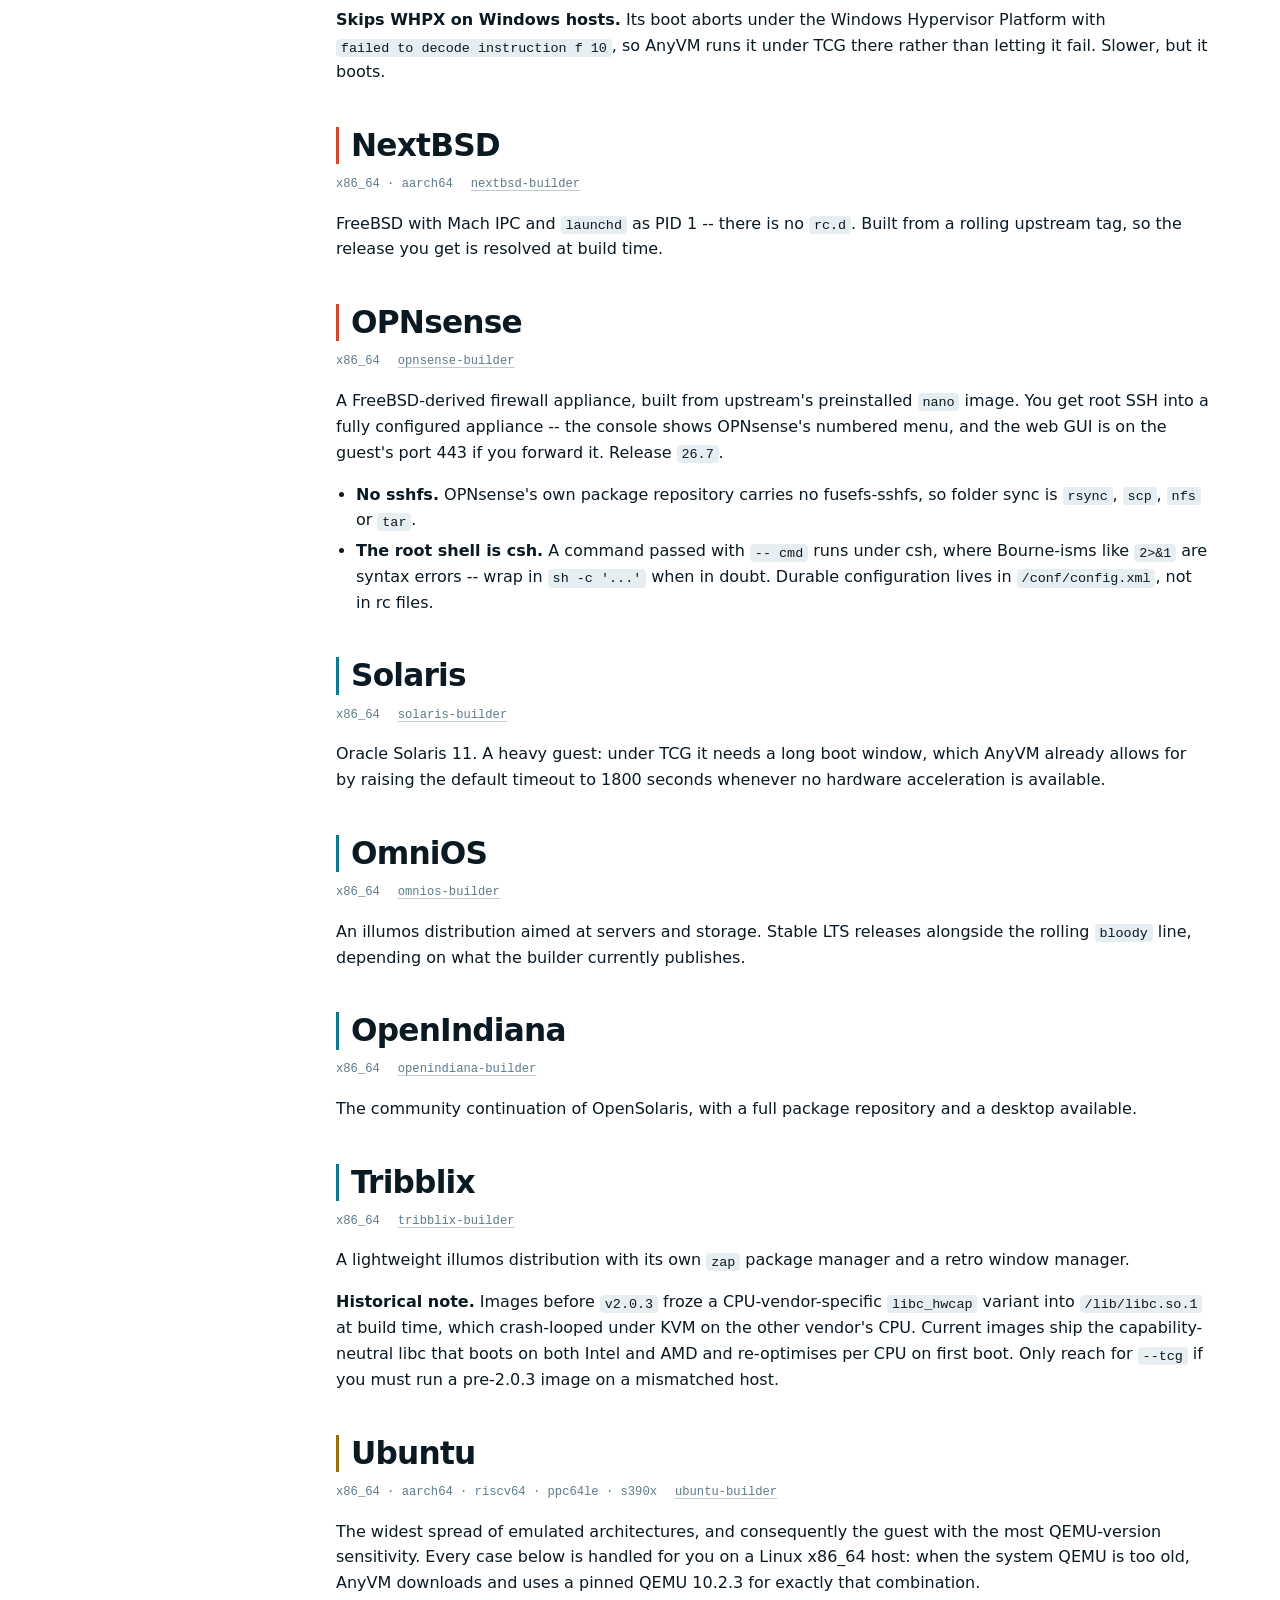
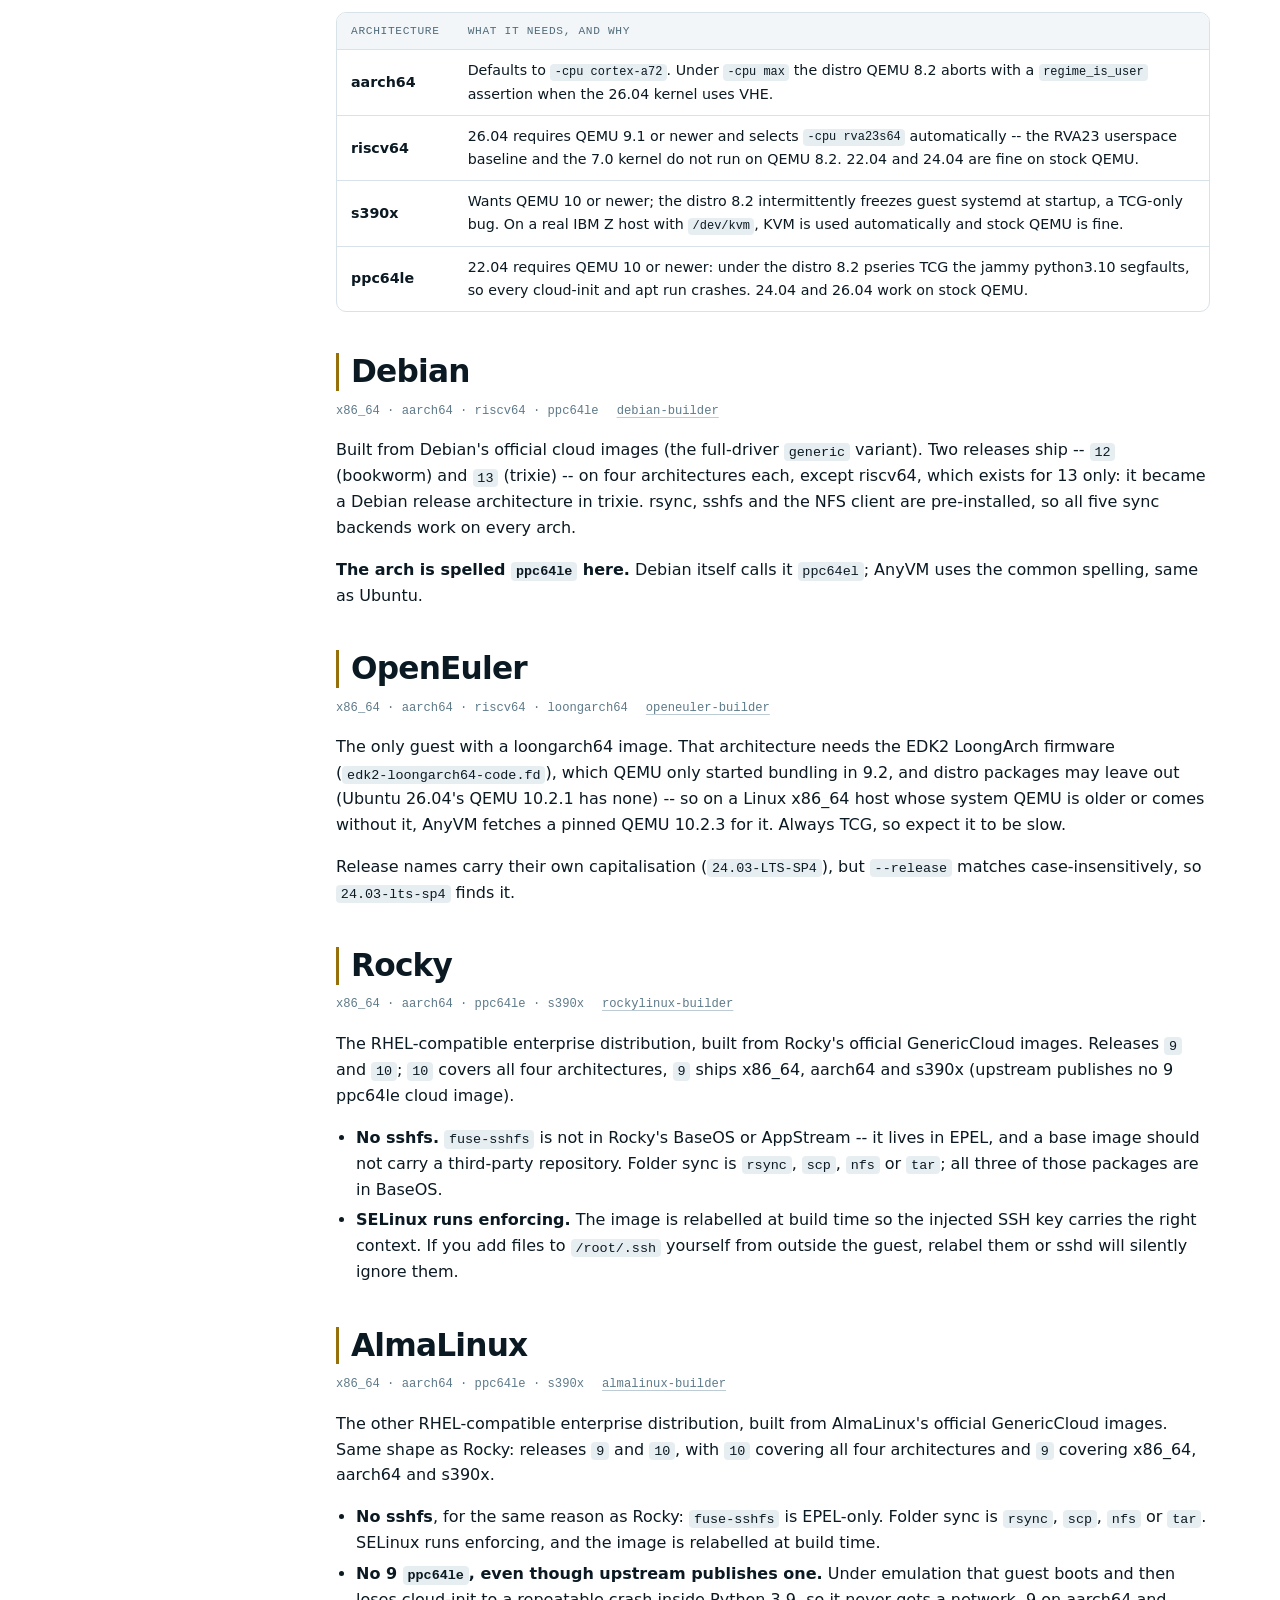
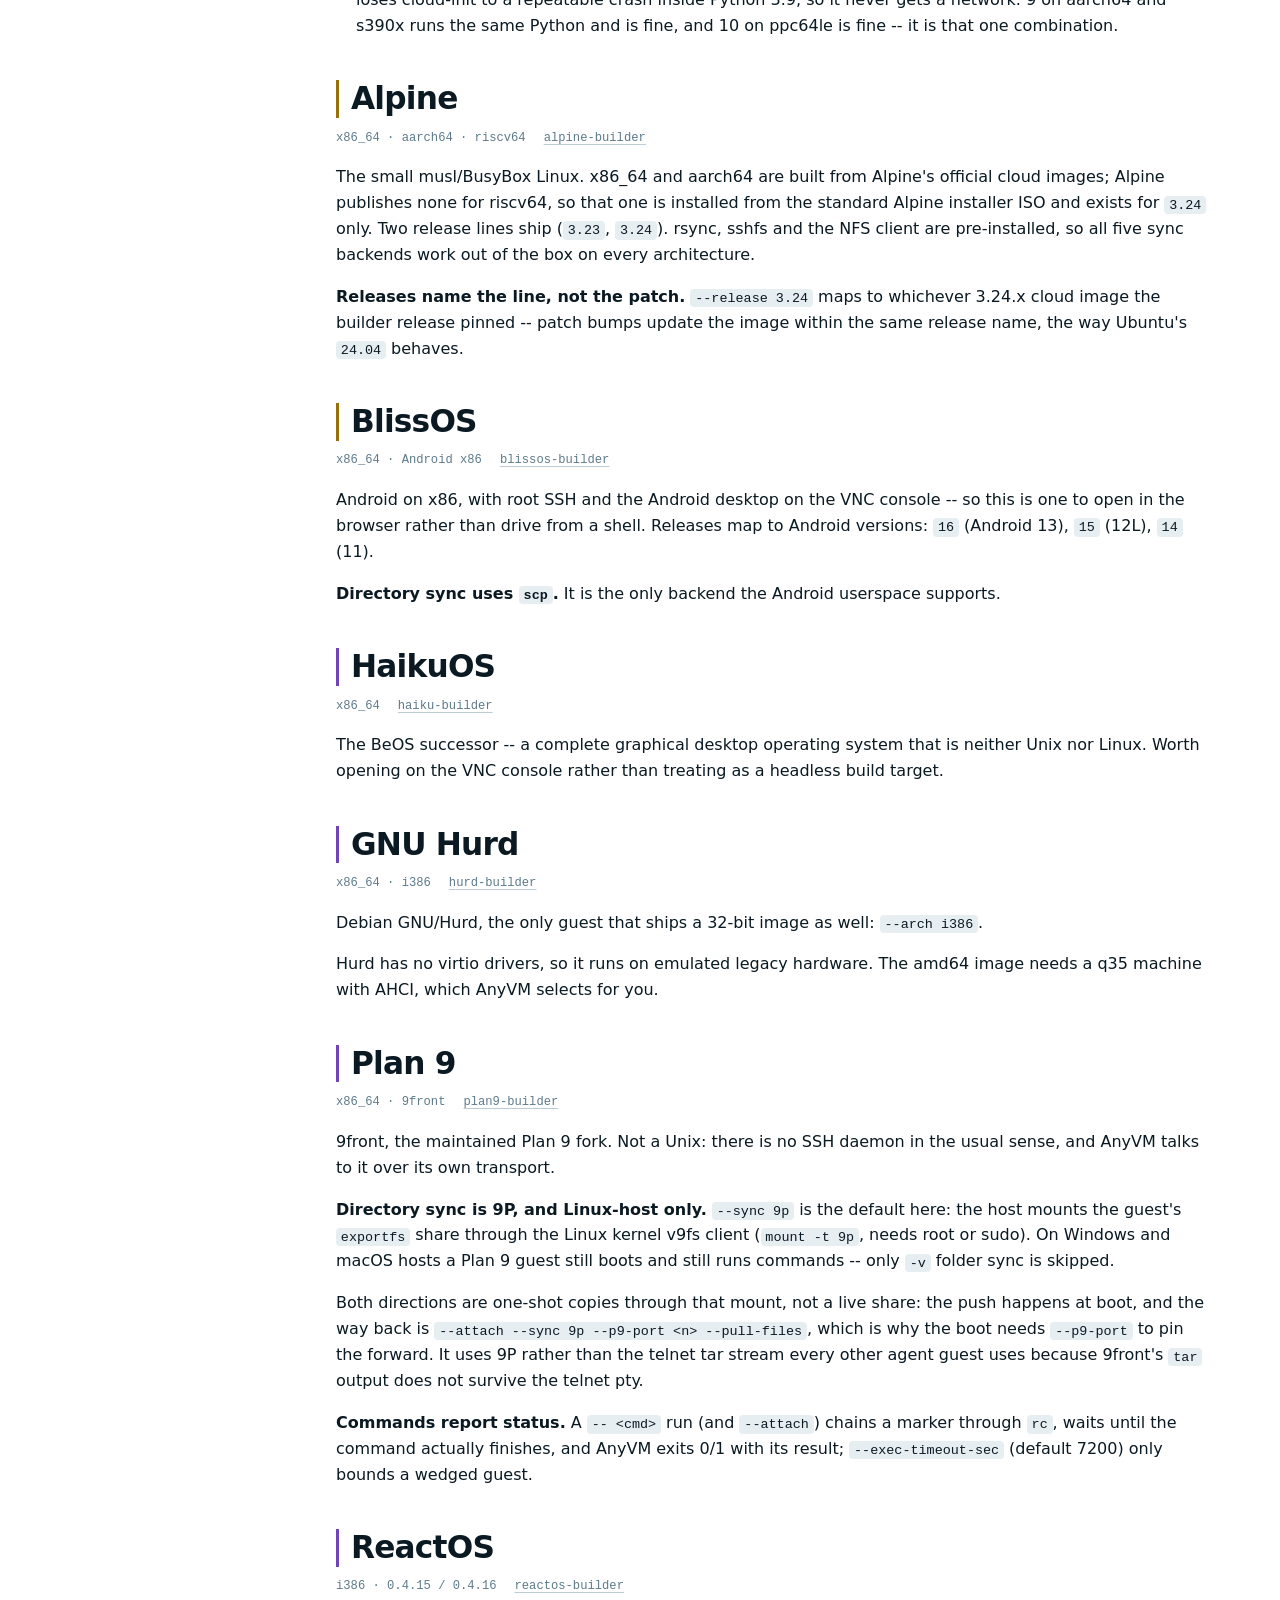
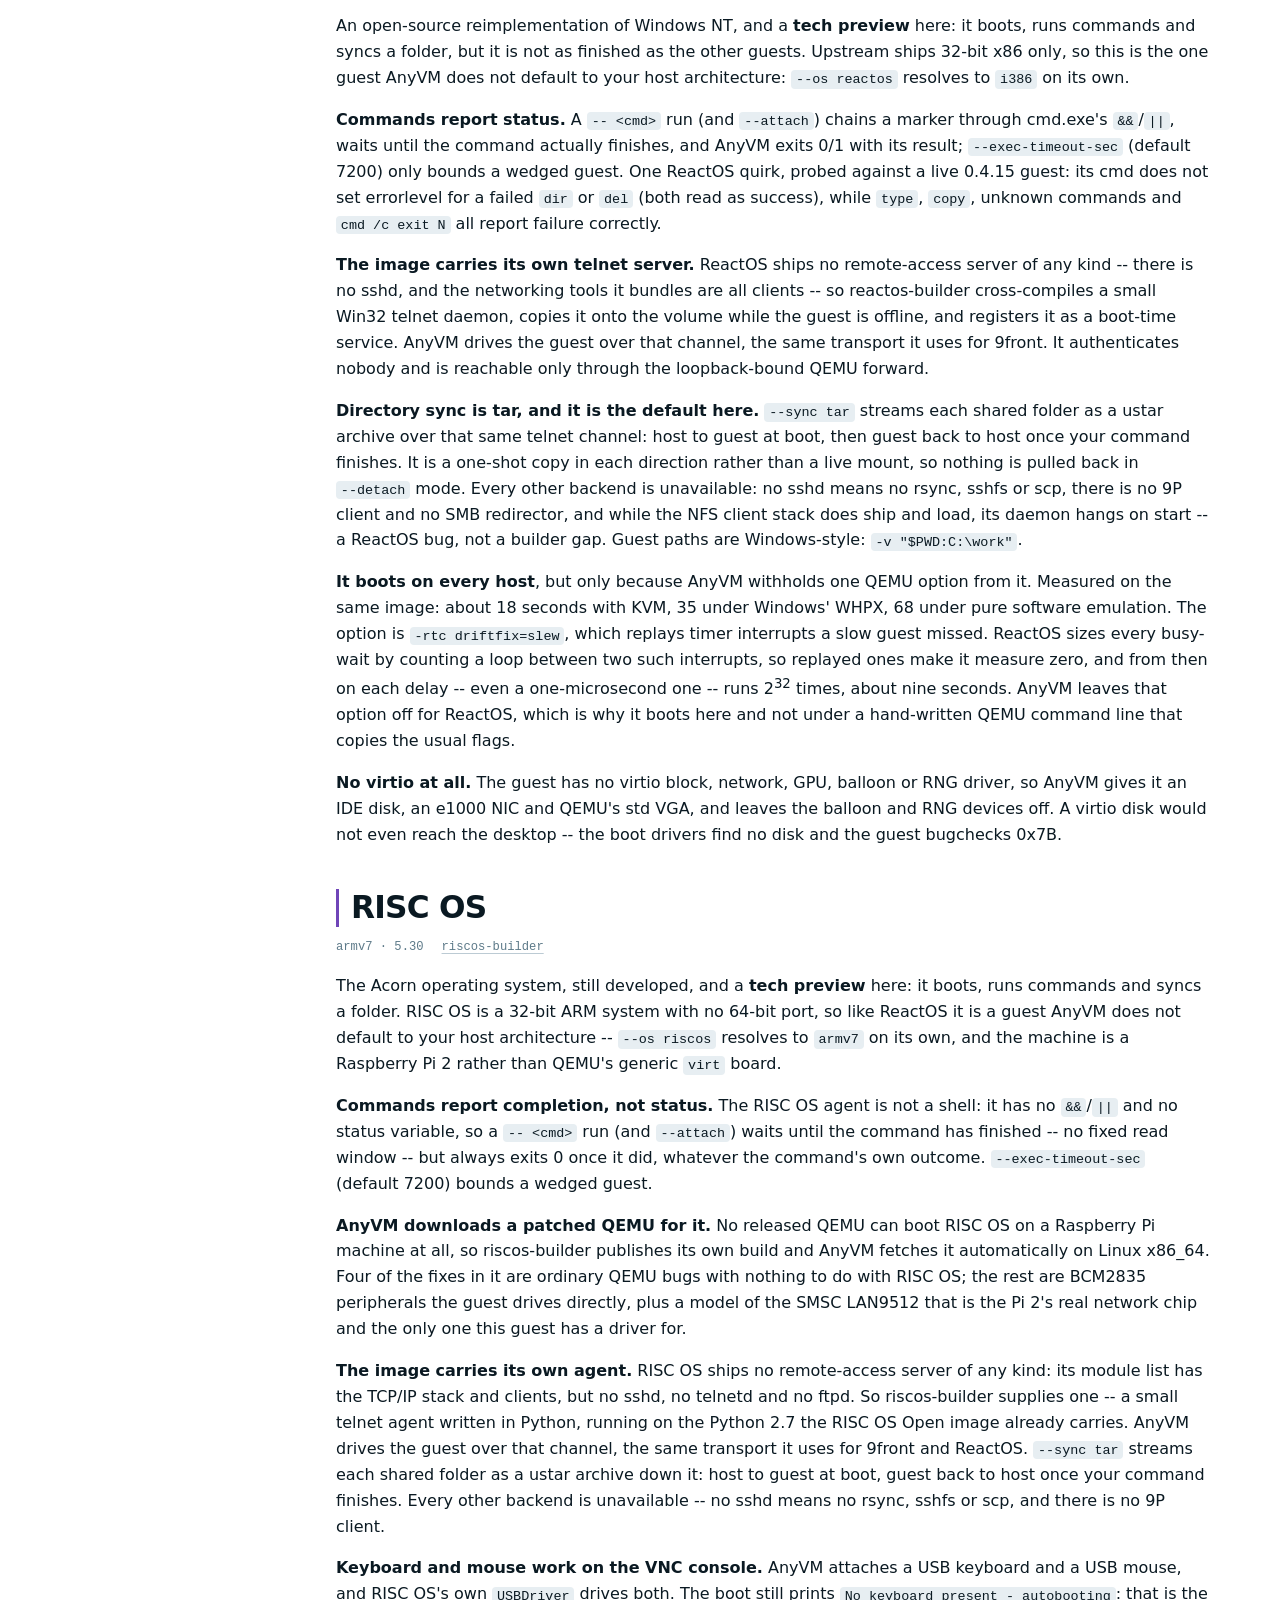
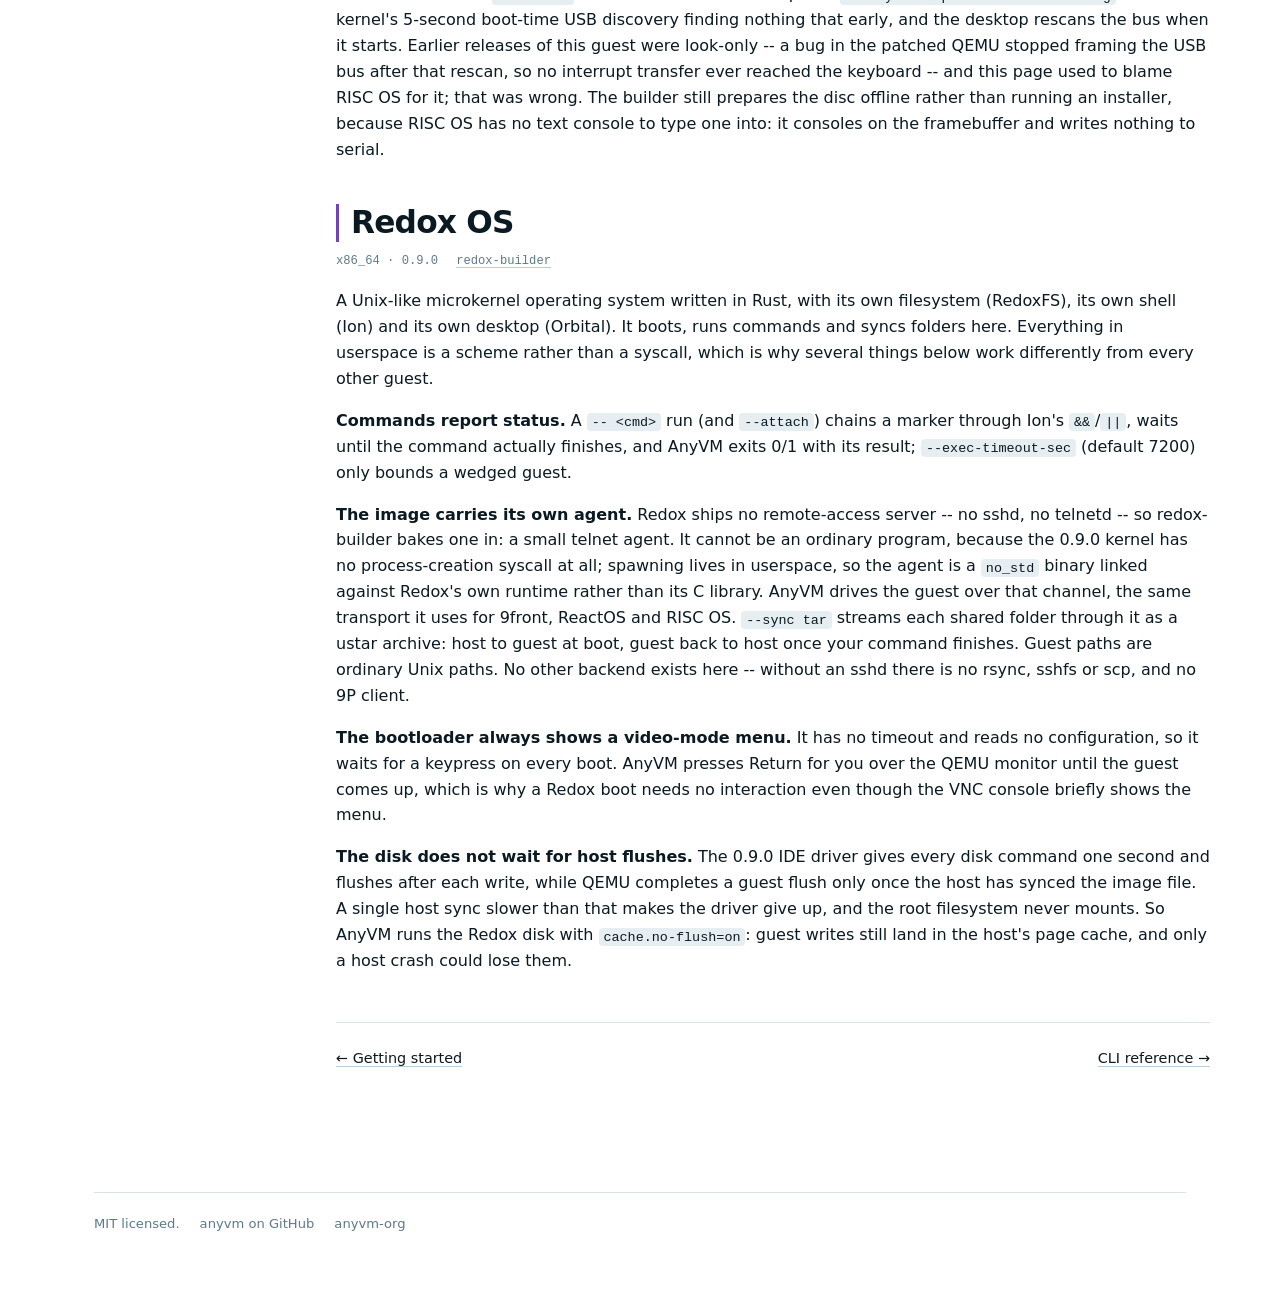
<file: docs/guests.html>
<!DOCTYPE html>
<html lang="en">
<head>
<meta charset="utf-8">
<meta name="viewport" content="width=device-width, initial-scale=1">
<title>Guest notes -- AnyVM docs</title>
<meta name="description" content="Per-guest architecture support, desktop images, and the specific quirks each operating system has under QEMU.">
<meta name="color-scheme" content="light dark">
<link rel="canonical" href="https://anyvm.org/docs/guests.html">
<link rel="icon" href="data:image/svg+xml,%3Csvg%20xmlns='http://www.w3.org/2000/svg'%20viewBox='0%200%2024%2024'%3E%3Crect%20width='24'%20height='24'%20rx='4'%20fill='%230a1922'/%3E%3Crect%20x='7.6'%20y='2.4'%20width='14'%20height='14'%20rx='3.4'%20fill='none'%20stroke='%23e9f1f5'%20stroke-width='2'%20opacity='.45'/%3E%3Crect%20x='2.4'%20y='7.6'%20width='14'%20height='14'%20rx='3.4'%20fill='none'%20stroke='%23e9f1f5'%20stroke-width='2.2'/%3E%3C/svg%3E">
<link rel="stylesheet" href="/assets/style.css">
<script>try{var d=document.documentElement,t=localStorage.getItem('anyvm-theme');if(t==='dark'||t==='light')d.setAttribute('data-theme',t);var l=localStorage.getItem('anyvm-lang');if(!l)l=/^zh/i.test(navigator.language||'')?'zh':'en';if(l==='zh'){d.setAttribute('data-lang','zh');d.setAttribute('lang','zh-Hans');}d.className+='js';}catch(e){}</script>
</head>
<body>

<a class="skip" href="#main">Skip to content</a>

<header class="nav">
  <div class="nav-in">
    <a class="brand" href="/" aria-label="AnyVM.org home">
      <svg width="21" height="21" viewBox="0 0 24 24" aria-hidden="true" fill="none"
           stroke="currentColor">
        <rect x="7.2" y="2.6" width="14.2" height="14.2" rx="3.4" stroke-width="1.6" opacity=".42"/>
        <rect x="2.6" y="7.2" width="14.2" height="14.2" rx="3.4" stroke-width="1.8"/>
      </svg>
      <span class="wordmark">AnyVM.org</span>
    </a>
    <nav class="nav-links" aria-label="Main">
      <a href="/#install"><span lang="en">Install</span><span lang="zh">安装</span></a>
      <a href="/#coverage"><span lang="en">Guests</span><span lang="zh">客户机</span></a>
      <a href="/#org" class="opt"><span lang="en">Ecosystem</span><span lang="zh">生态</span></a>
      <a href="/docs/" class="on"><span lang="en">Docs</span><span lang="zh">文档</span></a>
      <a href="https://github.com/anyvm-org/anyvm">GitHub</a>
    </nav>
      <a class="donate" href="https://github.com/vmactions/donate">
        <svg width="14" height="14" viewBox="0 0 24 24" fill="none"
             stroke="currentColor" stroke-width="2" stroke-linecap="round"
             stroke-linejoin="round" aria-hidden="true">
          <path d="M20.8 4.6a5.5 5.5 0 0 0-7.8 0L12 5.7l-1-1.1a5.5 5.5 0 0 0-7.8 7.8l1.1 1.1L12 21.2l7.7-7.7 1.1-1.1a5.5 5.5 0 0 0 0-7.8z"/>
        </svg>
        <span lang="en">Donate</span><span lang="zh">赞助</span>
      </a>
      <button class="lang-toggle" type="button" aria-label="切换到中文">
        <span class="when-en">中文</span>
        <span class="when-zh">EN</span>
      </button>      <button class="theme-toggle" type="button" aria-label="Switch theme">
        <svg class="moon" width="16" height="16" viewBox="0 0 24 24" fill="none"
             stroke="currentColor" stroke-width="1.9" stroke-linecap="round"
             stroke-linejoin="round" aria-hidden="true">
          <path d="M20.8 13.1A8.5 8.5 0 1 1 10.9 3.2a6.6 6.6 0 0 0 9.9 9.9z"/>
        </svg>
        <svg class="sun" width="16" height="16" viewBox="0 0 24 24" fill="none"
             stroke="currentColor" stroke-width="1.9" stroke-linecap="round"
             aria-hidden="true">
          <circle cx="12" cy="12" r="4.1"/>
          <path d="M12 2.3v2.4M12 19.3v2.4M4.4 4.4l1.7 1.7M17.9 17.9l1.7 1.7M2.3 12h2.4M19.3 12h2.4M4.4 19.6l1.7-1.7M17.9 6.1l1.7-1.7"/>
        </svg>
      </button>  </div>
</header>

<div class="wrap docs" id="main">

<aside class="side">
  <h4 lang="en">Documentation</h4><h4 lang="zh">文档</h4>
  <ul>
    <li><a href="/docs/"><span lang="en">Getting started</span><span lang="zh">快速上手</span></a></li>
    <li><a href="/docs/guests.html" class="on"><span lang="en">Guest notes</span><span lang="zh">系统说明</span></a></li>
    <li><a href="/docs/cli.html"><span lang="en">CLI reference</span><span lang="zh">CLI 参考</span></a></li>
    <li><a href="/docs/faq.html"><span lang="en">Troubleshooting</span><span lang="zh">故障排查</span></a></li>
  </ul>
  <h4>BSD</h4>
  <ul>
    <li><a href="#freebsd">FreeBSD</a></li>
    <li><a href="#hardenedbsd">HardenedBSD</a></li>
    <li><a href="#hyprbsd">HyprBSD</a></li>
    <li><a href="#openbsd">OpenBSD</a></li>
    <li><a href="#netbsd">NetBSD</a></li>
    <li><a href="#dragonflybsd">DragonFlyBSD</a></li>
    <li><a href="#midnightbsd">MidnightBSD</a></li>
    <li><a href="#ghostbsd">GhostBSD</a></li>
    <li><a href="#nextbsd">NextBSD</a></li>
    <li><a href="#opnsense">OPNsense</a></li>
  </ul>
  <h4>illumos</h4>
  <ul>
    <li><a href="#solaris">Solaris</a></li>
    <li><a href="#omnios">OmniOS</a></li>
    <li><a href="#openindiana">OpenIndiana</a></li>
    <li><a href="#tribblix">Tribblix</a></li>
  </ul>
  <h4>Linux</h4>
  <ul>
    <li><a href="#ubuntu">Ubuntu</a></li>
    <li><a href="#debian">Debian</a></li>
    <li><a href="#openeuler">OpenEuler</a></li>
    <li><a href="#rockylinux">Rocky</a></li>
    <li><a href="#almalinux">AlmaLinux</a></li>
    <li><a href="#alpine">Alpine</a></li>
    <li><a href="#blissos">BlissOS</a></li>
  </ul>
  <h4 lang="en">Research</h4><h4 lang="zh">研究系</h4>
  <ul>
    <li><a href="#haiku">HaikuOS</a></li>
    <li><a href="#hurd">GNU Hurd</a></li>
    <li><a href="#plan9">Plan 9</a></li>
    <li><a href="#reactos">ReactOS</a></li>
    <li><a href="#riscos">RISC OS</a></li>
    <li><a href="#redox">Redox OS</a></li>
  </ul>
</aside>

<article class="doc">
  <p class="crumbs" lang="en">Docs / Guests</p><p class="crumbs" lang="zh">文档 / 系统</p>
  <h1 lang="en">Guest notes</h1><h1 lang="zh">系统说明</h1>
  <p class="lede" lang="en">
    What each guest supports, and the specific things it does differently.
    Most of these you never have to think about -- AnyVM already applies them
    -- but when something behaves oddly, the reason is usually on this page.
  </p>
  <p class="lede" lang="zh">
    每个系统支持什么，以及它有哪些跟别人不一样的地方。这些绝大多数你都不用操心，
    AnyVM 已经替你处理了 —— 但真出现什么奇怪现象时，原因通常就在这一页上。
  </p>

  <div class="note">
    <span lang="en"><strong>Release lists live in the builders.</strong> Each builder
    repository publishes the authoritative list of releases it currently
    ships, and updates it as upstream cuts new ones. This page covers
    behaviour, not versions.</span>
    <span lang="zh"><strong>版本列表在 builder 那边。</strong>每个 builder 仓库都会公布
    它当前提供的版本清单，上游发新版就跟着更新。这一页讲的是行为，不是版本号。</span>
  </div>

  <!-- ================= BSD ================= -->

  <h2 id="freebsd" data-fam="bsd">FreeBSD</h2>
  <p class="meta">
    <span>x86_64 &middot; aarch64 &middot; riscv64 &middot; powerpc64</span>
    <span><a href="https://github.com/anyvm-org/freebsd-builder">freebsd-builder</a></span>
  </p>
  <p lang="en">
    The broadest architecture coverage of any guest here, and the one to reach
    for first if you just want a BSD to test on. UEFI boot is enabled
    implicitly, so <code>--uefi</code> is unnecessary.
  </p>
  <p lang="zh">
    这里架构覆盖最广的一个系统。只是想随便找个 BSD 测东西的话，先用它。UEFI
    启动是隐式打开的，不用再写 <code>--uefi</code>。
  </p>
  <p lang="en">
    Desktop images ship for XFCE, GNOME and KDE:
    <code>--release 15.1-xfce</code>, <code>15.1-gnome</code>,
    <code>15.1-kde6</code>.
  </p>
  <p lang="zh">
    桌面镜像有 XFCE、GNOME 和 KDE 三种：<code>--release 15.1-xfce</code>、
    <code>15.1-gnome</code>、<code>15.1-kde6</code>。
  </p>
  <p lang="en">
    The plain releases have a UFS root. For a ZFS root, use
    <code>--release 15.0-zfs</code> or <code>15.1-zfs</code> (x86_64, aarch64,
    riscv64). The desktop images are ZFS too.
  </p>
  <p lang="zh">
    普通版本的根文件系统都是 UFS。需要 ZFS 根的话，用
    <code>--release 15.0-zfs</code> 或 <code>15.1-zfs</code>（x86_64、aarch64、
    riscv64）。桌面镜像也是 ZFS。
  </p>
  <p lang="en">
    riscv64 is the one architecture upstream ships no packages for at all:
    pkg.FreeBSD.org has an empty <code>FreeBSD:15:riscv64</code> repository. The
    15.x riscv64 images therefore come with
    <a href="https://github.com/anyvm-org/freebsd-pkg-repo">anyvm-org/freebsd-pkg-repo</a>
    configured instead -- the ports tree cross-built with poudriere and published
    as signed release assets -- so <code>pkg install</code> works and
    <code>--sync rsync</code> and <code>--sync sshfs</code> are available there.
    13.x and 14.x riscv64 have no such repository and stay on
    <code>nfs</code>, <code>scp</code> and <code>tar</code>.
  </p>
  <p lang="zh">
    riscv64 是唯一上游完全没有官方软件包的架构：pkg.FreeBSD.org 上
    <code>FreeBSD:15:riscv64</code> 仓库是空的。所以 15.x 的 riscv64
    镜像改用
    <a href="https://github.com/anyvm-org/freebsd-pkg-repo">anyvm-org/freebsd-pkg-repo</a>：
    用 poudriere 交叉编译的 ports 树，签名后作为 release 资产发布。
    因此它们能直接 <code>pkg install</code>，也支持
    <code>--sync rsync</code> 和 <code>--sync sshfs</code>。13.x 和 14.x 的 riscv64
    没有这个仓库，仍然只有 <code>nfs</code>、<code>scp</code> 和
    <code>tar</code>。
  </p>
  <p lang="en">
    On QEMU 10.1 and newer, riscv64 releases 13.2 through 14.3 run on
    <code>-cpu rv64,sstc=off</code>: with the Sstc timer extension, QEMU
    10.2.1 hangs them right after the last PCI device attaches. QEMU 8.2, and
    FreeBSD 14.4 and later, are fine with it, so they keep it.
  </p>
  <p lang="zh">
    在 QEMU 10.1 及以后的版本上，13.2 到 14.3 的 riscv64 用
    <code>-cpu rv64,sstc=off</code> 启动：开着 Sstc 定时器扩展时，QEMU 10.2.1
    会让它们在最后一个 PCI 设备挂载完之后就卡住。QEMU 8.2 以及 FreeBSD 14.4
    和之后的版本开着它都没问题，所以保持不变。
  </p>

  <h2 id="hardenedbsd" data-fam="bsd">HardenedBSD</h2>
  <p class="meta">
    <span>x86_64</span>
    <span><a href="https://github.com/anyvm-org/hardenedbsd-builder">hardenedbsd-builder</a></span>
  </p>
  <p lang="en">
    A security-hardened FreeBSD derivative (PaX ASLR and exploit mitigations
    baked into base). Upstream builds amd64 only and publishes no numbered
    releases: <code>--release 15</code> follows the rolling 15-STABLE branch,
    and each builder release freezes one of its <code>LATEST</code> builds --
    the same model NextBSD uses.
  </p>
  <p lang="zh">
    以安全加固为目标的 FreeBSD 衍生系统（PaX ASLR 等利用缓解直接进了 base）。
    上游只构建 amd64，也不发布带版本号的正式版：<code>--release 15</code> 跟随
    滚动的 15-STABLE 分支，每个 builder release 冻结其中一个
    <code>LATEST</code> 构建 —— 和 NextBSD 是同一种模式。
  </p>
  <ul>
    <li>
      <span lang="en"><strong>All five sync backends work.</strong> rsync and
      fusefs-sshfs are pre-installed, and nfs, scp and tar need nothing extra
      -- behaviour matches FreeBSD throughout.</span>
      <span lang="zh"><strong>五种同步后端都可用。</strong>rsync 和 fusefs-sshfs
      已预装，nfs、scp、tar 则不需要装任何东西 —— 行为和 FreeBSD 完全一致。</span>
    </li>
    <li>
      <span lang="en"><strong>No release 14.</strong> Upstream still publishes
      14-STABLE installers but has retired its binary package repository, so a
      14 guest cannot even bootstrap <code>pkg</code>; only 15 ships.</span>
      <span lang="zh"><strong>没有 14 这个版本。</strong>上游虽然还在发 14-STABLE
      安装镜像，但二进制软件包仓库已经下线，14 的客户机连 <code>pkg</code>
      都无法引导，所以只提供 15。</span>
    </li>
  </ul>

  <h2 id="hyprbsd" data-fam="bsd">HyprBSD</h2>
  <p class="meta">
    <span>x86_64</span>
    <span><a href="https://github.com/anyvm-org/hyprbsd-builder">hyprbsd-builder</a></span>
  </p>
  <p lang="en">
    FreeBSD 15.1 with a preconfigured Hyprland desktop. Upstream builds amd64
    only and publishes one installer ISO per release, and the image is put on
    disk by HyprBSD's own unattended installer. Until the final 15.1 ISO is
    published, <code>--release 15.1</code> is built from the 15.1-rc3 ISO; the
    release keeps its name when the final ISO arrives.
  </p>
  <p lang="zh">
    预装 Hyprland 桌面的 FreeBSD 15.1。上游只构建 amd64，每个版本只发布一个安装
    ISO，镜像由 HyprBSD 自带的无人值守安装器装到磁盘上。正式版 15.1 ISO 发布之前，
    <code>--release 15.1</code> 由 15.1-rc3 ISO 构建；正式版出来后版本名不变。
  </p>
  <ul>
    <li>
      <span lang="en"><strong>UEFI only.</strong> HyprBSD's installer writes an
      EFI system partition and no BIOS boot code, so anyvm always boots this
      guest with OVMF, the same way it boots FreeBSD.</span>
      <span lang="zh"><strong>只能 UEFI 启动。</strong>HyprBSD 的安装器只写 EFI
      系统分区，不写 BIOS 引导代码，所以 anyvm 总是用 OVMF 启动它，和 FreeBSD
      一样。</span>
    </li>
    <li>
      <span lang="en"><strong>Desktop needs host 3D.</strong> Hyprland draws
      with OpenGL, so it needs a VirGL virtio-gpu. On a Linux host whose QEMU
      has OpenGL support (<code>qemu-system-modules-opengl</code> on
      Ubuntu/Debian) and a <code>/dev/dri/renderD*</code> the user can open
      (usually: member of the <code>render</code> group), anyvm gives the guest
      <code>virtio-vga-gl</code> with an <code>egl-headless</code> display, and
      the VNC console shows the Hyprland login screen (user <code>anyvm</code>,
      password <code>anyvm.org</code>). Mesa's software renderer is enough, so
      WSL2 works too. Anywhere else (macOS, Windows, no render node, or an
      explicit <code>--vga</code>) the guest boots to a text login and SDDM
      stays off, because its greeter cannot draw without 3D.</span>
      <span lang="zh"><strong>桌面需要宿主机 3D。</strong>Hyprland 用 OpenGL
      绘制，需要支持 VirGL 的 virtio-gpu。在 Linux 宿主机上，如果 QEMU 带 OpenGL
      支持（Ubuntu/Debian 上是 <code>qemu-system-modules-opengl</code>）、并且当前
      用户能打开 <code>/dev/dri/renderD*</code>（通常要在 <code>render</code> 组里），
      anyvm 会给虚拟机 <code>virtio-vga-gl</code> 加 <code>egl-headless</code>
      显示，VNC 控制台里就是 Hyprland 登录界面（用户 <code>anyvm</code>，密码
      <code>anyvm.org</code>）。Mesa 软件渲染就够用，WSL2 也可以。其他情况（macOS、
      Windows、没有 render node，或者指定了 <code>--vga</code>）启动到文本登录，
      SDDM 不启动，因为没有 3D 它的登录界面画不出来。</span>
    </li>
    <li>
      <span lang="en"><strong>All five sync backends work.</strong> rsync ships
      with HyprBSD and fusefs-sshfs is pre-installed; nfs, scp and tar need
      nothing extra. HyprBSD's default-deny <code>pf</code> firewall is turned
      off so that port forwards reach the guest.</span>
      <span lang="zh"><strong>五种同步后端都可用。</strong>rsync 是 HyprBSD
      自带的，fusefs-sshfs 已预装，nfs、scp、tar 不需要额外安装。HyprBSD
      默认拒绝入站的 <code>pf</code> 防火墙已关闭，这样端口转发才能到达客户机。</span>
    </li>
  </ul>

  <h2 id="openbsd" data-fam="bsd">OpenBSD</h2>
  <p class="meta">
    <span>x86_64 &middot; aarch64 &middot; riscv64 &middot; sparc64</span>
    <span><a href="https://github.com/anyvm-org/openbsd-builder">openbsd-builder</a></span>
  </p>
  <p lang="en">
    Seven desktop environments are published --
    <code>7.9-xfce</code>, <code>-gnome</code>, <code>-kde6</code>,
    <code>-mate</code>, <code>-lxqt</code>, <code>-lumina</code>,
    <code>-enlightenment</code> -- more than any other guest.
  </p>
  <p lang="zh">
    一共发布了七种桌面环境 —— <code>7.9-xfce</code>、<code>-gnome</code>、
    <code>-kde6</code>、<code>-mate</code>、<code>-lxqt</code>、<code>-lumina</code>、
    <code>-enlightenment</code> —— 比任何其他系统都多。
  </p>
  <ul>
    <li>
      <span lang="en"><strong>sparc64 needs patched firmware.</strong> The OpenBIOS that QEMU
      bundles crashes every OpenBSD 7.3-and-later sparc64 kernel on cold boot.
      AnyVM downloads a rebuilt OpenBIOS and passes it via <code>-bios</code>
      automatically; the builder compiles it from source and publishes it as a
      release asset. sparc64 is console-only, no graphics.</span>
      <span lang="zh"><strong>sparc64 需要打过补丁的固件。</strong>QEMU 自带的 OpenBIOS
      会让 7.3 及以后的每一个 OpenBSD sparc64 内核在冷启动时崩溃。AnyVM 会自动下载
      重新编译过的 OpenBIOS，通过 <code>-bios</code> 传进去；这个固件由 builder 从
      源码编译并作为 release 附件发布。sparc64 只有控制台，没有图形界面。</span>
    </li>
    <li>
      <span lang="en"><strong>aarch64 boots slowly.</strong> The boot timeout defaults to 1200
      seconds instead of the usual 600, because OpenBSD arm64 takes that long
      under emulation. An explicit <code>--boot-timeout-sec</code> always wins.</span>
      <span lang="zh"><strong>aarch64 启动很慢。</strong>启动超时默认给到 1200 秒而不是
      通常的 600 秒，因为 OpenBSD arm64 在模拟下确实要这么久。你自己写的
      <code>--boot-timeout-sec</code> 永远优先。</span>
    </li>
  </ul>

  <h2 id="netbsd" data-fam="bsd">NetBSD</h2>
  <p class="meta">
    <span>x86_64 &middot; aarch64 &middot; riscv64 &middot; sparc64</span>
    <span><a href="https://github.com/anyvm-org/netbsd-builder">netbsd-builder</a></span>
  </p>
  <ul>
    <li>
      <span lang="en"><strong>sparc64 syncs with <code>scp</code>, not <code>rsync</code>.</strong>
      The QEMU sun4u machine boots only off the CMD646 PCI IDE controller,
      whose TCG emulation loses interrupts under sustained concurrent network
      and disk DMA. A live <code>sshfs</code> or <code>nfs</code> mount drives
      exactly that pattern and wedges the guest, and the base image ships no
      <code>rsync</code>. A one-shot <code>scp</code> avoids both. Override
      with <code>--sync</code> if you know what you are doing.</span>
      <span lang="zh"><strong>sparc64 用 <code>scp</code> 同步，不用 <code>rsync</code>。</strong>
      QEMU 的 sun4u 机器只能从 CMD646 这块 PCI IDE 控制器启动，而它的 TCG 模拟在
      网络和磁盘 DMA 持续并发时会丢中断。<code>sshfs</code> 或 <code>nfs</code>
      的实时挂载正好制造这种压力，会把虚拟机卡死；而基础镜像里又没有
      <code>rsync</code>。一次性的 <code>scp</code> 两个问题都避开了。你确实清楚
      自己在做什么的话，可以用 <code>--sync</code> 覆盖。</span>
    </li>
    <li>
      <span lang="en">sparc64 is console-only here too.</span><span lang="zh">这里的 sparc64 同样只有控制台。</span>
    </li>
    <li>
      <span lang="en"><strong>Fast boot: the <code>11.0-microvm</code> release
      variant.</strong> Same install and userspace as 11.0, but anyvm boots
      NetBSD's official MICROVM kernel directly on QEMU's
      <code>microvm</code> machine type &mdash; no BIOS, no PCI, no ACPI,
      virtio over MMIO &mdash; cutting boot-to-ssh about 4x (7.4s vs 29.6s
      under KVM). Use <code>--release 11.0-microvm</code>. x86_64 and Linux
      hosts only for now; the console is serial. No <code>nfs</code> sync
      (the MICROVM kernel has no NFS client); <code>rsync</code>,
      <code>scp</code>, <code>sshfs</code> and <code>tar</code> all
      work.</span>
      <span lang="zh"><strong>快速启动：<code>11.0-microvm</code> 发行变体。</strong>
      安装内容和用户态与 11.0 完全相同，但 anyvm 会在 QEMU 的
      <code>microvm</code> 机型上直接引导 NetBSD 官方的 MICROVM 内核 ——
      没有 BIOS、PCI 和 ACPI，virtio 走 MMIO —— 到 ssh 可用的启动时间缩短约
      4 倍（KVM 下 7.4 秒 vs 29.6 秒）。用 <code>--release 11.0-microvm</code>
      启用。目前仅支持 x86_64 和 Linux 宿主；控制台是串口。不支持
      <code>nfs</code> 同步（MICROVM 内核没有 NFS 客户端）；<code>rsync</code>、
      <code>scp</code>、<code>sshfs</code>、<code>tar</code> 都可用。</span>
    </li>
    <li>
      <span lang="en"><strong>9.x aarch64 boots without ACPI.</strong> Through ACPI,
      QEMU 10.2.1 hangs NetBSD 9 right after its interrupt controller attaches,
      so AnyVM adds <code>acpi=off</code> to the machine for 9.x and the kernel
      boots from the device tree instead. 10.x and 11.0 are unaffected and keep
      ACPI.</span>
      <span lang="zh"><strong>9.x 的 aarch64 不走 ACPI 启动。</strong>走 ACPI 时，
      QEMU 10.2.1 会让 NetBSD 9 在中断控制器挂载完之后就卡住，所以 AnyVM 给 9.x 的
      机器加上 <code>acpi=off</code>，内核改从设备树启动。10.x 和 11.0 不受影响，
      仍然用 ACPI。</span>
    </li>
  </ul>

  <h2 id="dragonflybsd" data-fam="bsd">DragonFlyBSD</h2>
  <p class="meta">
    <span>x86_64</span>
    <span><a href="https://github.com/anyvm-org/dragonflybsd-builder">dragonflybsd-builder</a></span>
  </p>
  <p lang="en">
    The guest most sensitive to the host PMU. Exposing hardware performance
    counters through <code>-cpu host</code> can trigger intermittent
    general-protection faults in <code>wrmsr</code> during early boot, which
    showed up as random boot failures across CI runners with different Intel
    generations. The PMU is therefore off by default for every guest; pass
    <code>--enable-pmu</code> only if you need <code>perf</code>-style
    profiling inside the VM.
  </p>
  <p lang="zh">
    对宿主 PMU 最敏感的一个系统。通过 <code>-cpu host</code> 把硬件性能计数器暴露
    进去，可能让早期启动阶段的 <code>wrmsr</code> 偶发触发一般保护错误 —— 表现出来
    就是在不同代 Intel 的 CI 机器上随机启动失败。所以 PMU 对所有系统默认关闭；
    只有你确实要在虚拟机里做 <code>perf</code> 那类性能分析时，才加
    <code>--enable-pmu</code>。
  </p>

  <h2 id="midnightbsd" data-fam="bsd">MidnightBSD</h2>
  <p class="meta">
    <span>x86_64</span>
    <span><a href="https://github.com/anyvm-org/midnightbsd-builder">midnightbsd-builder</a></span>
  </p>
  <p lang="en">
    A FreeBSD derivative with the <code>mport</code> package system. Nothing
    special is needed to run it.
  </p>
  <p lang="zh">
    FreeBSD 的衍生版，用自己的 <code>mport</code> 包管理系统。跑它不需要任何特殊处理。
  </p>

  <h2 id="ghostbsd" data-fam="bsd">GhostBSD</h2>
  <p class="meta">
    <span>x86_64</span>
    <span><a href="https://github.com/anyvm-org/ghostbsd-builder">ghostbsd-builder</a></span>
  </p>
  <p lang="en">
    A desktop-first FreeBSD derivative -- MATE is the default image, with
    <code>26.1-xfce</code> and <code>26.1-gershwin</code> also published.
  </p>
  <p lang="zh">
    以桌面为先的 FreeBSD 衍生版 —— 默认镜像是 MATE，另外还发布了
    <code>26.1-xfce</code> 和 <code>26.1-gershwin</code>。
  </p>
  <p>
    <span lang="en"><strong>Skips WHPX on Windows hosts.</strong> Its boot aborts under the
    Windows Hypervisor Platform with <code>failed to decode instruction f
    10</code>, so AnyVM runs it under TCG there rather than letting it fail.
    Slower, but it boots.</span>
    <span lang="zh"><strong>在 Windows 宿主上跳过 WHPX。</strong>它在 Windows Hypervisor
    Platform 下启动会中止，报 <code>failed to decode instruction f 10</code>，所以
    AnyVM 在那儿直接让它走 TCG，而不是眼看着它失败。慢一些，但能起来。</span>
  </p>

  <h2 id="nextbsd" data-fam="bsd">NextBSD</h2>
  <p class="meta">
    <span>x86_64 &middot; aarch64</span>
    <span><a href="https://github.com/anyvm-org/nextbsd-builder">nextbsd-builder</a></span>
  </p>
  <p lang="en">
    FreeBSD with Mach IPC and <code>launchd</code> as PID 1 -- there is no
    <code>rc.d</code>. Built from a rolling upstream tag, so the release you
    get is resolved at build time.
  </p>
  <p lang="zh">
    带 Mach IPC 的 FreeBSD，PID 1 是 <code>launchd</code> —— 没有
    <code>rc.d</code>。它从上游的滚动标签构建，所以你拿到的是哪个版本，在构建时才定。
  </p>

  <h2 id="opnsense" data-fam="bsd">OPNsense</h2>
  <p class="meta">
    <span>x86_64</span>
    <span><a href="https://github.com/anyvm-org/opnsense-builder">opnsense-builder</a></span>
  </p>
  <p lang="en">
    A FreeBSD-derived firewall appliance, built from upstream's preinstalled
    <code>nano</code> image. You get root SSH into a fully configured
    appliance -- the console shows OPNsense's numbered menu, and the web GUI
    is on the guest's port 443 if you forward it. Release <code>26.7</code>.
  </p>
  <p lang="zh">
    基于 FreeBSD 的防火墙设备系统，用上游预装好的 <code>nano</code> 镜像构建。
    你拿到的是一台配置完毕、可 root SSH 的设备 —— 控制台是 OPNsense 的数字菜单，
    转发 443 端口就能开它的 Web 管理界面。版本 <code>26.7</code>。
  </p>
  <ul>
    <li>
      <span lang="en"><strong>No sshfs.</strong> OPNsense's own package
      repository carries no fusefs-sshfs, so folder sync is
      <code>rsync</code>, <code>scp</code>, <code>nfs</code> or
      <code>tar</code>.</span>
      <span lang="zh"><strong>没有 sshfs。</strong>OPNsense 自己的软件仓库里没有
      fusefs-sshfs，目录共享用 <code>rsync</code>、<code>scp</code>、
      <code>nfs</code> 或 <code>tar</code>。</span>
    </li>
    <li>
      <span lang="en"><strong>The root shell is csh.</strong> A command passed
      with <code>-- cmd</code> runs under csh, where Bourne-isms like
      <code>2&gt;&amp;1</code> are syntax errors -- wrap in
      <code>sh -c '...'</code> when in doubt. Durable configuration lives in
      <code>/conf/config.xml</code>, not in rc files.</span>
      <span lang="zh"><strong>root 的 shell 是 csh。</strong>用 <code>-- cmd</code>
      传进去的命令在 csh 下执行，<code>2&gt;&amp;1</code> 这类 Bourne 写法是语法
      错误 —— 拿不准就包一层 <code>sh -c '...'</code>。持久配置在
      <code>/conf/config.xml</code> 里，不在 rc 文件里。</span>
    </li>
  </ul>

  <!-- ================= illumos ================= -->

  <h2 id="solaris" data-fam="illumos">Solaris</h2>
  <p class="meta">
    <span>x86_64</span>
    <span><a href="https://github.com/anyvm-org/solaris-builder">solaris-builder</a></span>
  </p>
  <p lang="en">
    Oracle Solaris 11. A heavy guest: under TCG it needs a long boot window,
    which AnyVM already allows for by raising the default timeout to 1800
    seconds whenever no hardware acceleration is available.
  </p>
  <p lang="zh">
    Oracle Solaris 11。比较重的一个系统：在 TCG 下启动要等很久，AnyVM 已经考虑到了
    —— 只要没有硬件加速可用，默认超时就自动提到 1800 秒。
  </p>

  <h2 id="omnios" data-fam="illumos">OmniOS</h2>
  <p class="meta">
    <span>x86_64</span>
    <span><a href="https://github.com/anyvm-org/omnios-builder">omnios-builder</a></span>
  </p>
  <p lang="en">
    An illumos distribution aimed at servers and storage. Stable LTS releases
    alongside the rolling <code>bloody</code> line, depending on what the
    builder currently publishes.
  </p>
  <p lang="zh">
    面向服务器和存储的 illumos 发行版。有稳定的 LTS 版本，也有滚动的
    <code>bloody</code> 线，具体看 builder 当前发布了哪些。
  </p>

  <h2 id="openindiana" data-fam="illumos">OpenIndiana</h2>
  <p class="meta">
    <span>x86_64</span>
    <span><a href="https://github.com/anyvm-org/openindiana-builder">openindiana-builder</a></span>
  </p>
  <p lang="en">
    The community continuation of OpenSolaris, with a full package repository
    and a desktop available.
  </p>
  <p lang="zh">
    OpenSolaris 的社区续作，有完整的软件仓库，也有桌面可用。
  </p>

  <h2 id="tribblix" data-fam="illumos">Tribblix</h2>
  <p class="meta">
    <span>x86_64</span>
    <span><a href="https://github.com/anyvm-org/tribblix-builder">tribblix-builder</a></span>
  </p>
  <p lang="en">
    A lightweight illumos distribution with its own <code>zap</code> package
    manager and a retro window manager.
  </p>
  <p lang="zh">
    轻量级 illumos 发行版，有自己的 <code>zap</code> 包管理器和一个复古风窗口管理器。
  </p>
  <p>
    <span lang="en"><strong>Historical note.</strong> Images before <code>v2.0.3</code> froze a
    CPU-vendor-specific <code>libc_hwcap</code> variant into
    <code>/lib/libc.so.1</code> at build time, which crash-looped under KVM on
    the other vendor's CPU. Current images ship the capability-neutral libc
    that boots on both Intel and AMD and re-optimises per CPU on first boot.
    Only reach for <code>--tcg</code> if you must run a pre-2.0.3 image on a
    mismatched host.</span>
    <span lang="zh"><strong>历史遗留问题。</strong><code>v2.0.3</code> 之前的镜像在构建时
    把某一家 CPU 专用的 <code>libc_hwcap</code> 变体固化进了
    <code>/lib/libc.so.1</code>，换到另一家的 CPU 上用 KVM 跑就会崩溃重启循环。
    现在的镜像装的是不挑 CPU 特性的通用 libc，Intel 和 AMD 都能起来，首次启动时再
    按当前 CPU 重新优化。只有当你非得在不匹配的宿主上跑 2.0.3 之前的镜像时，才需要
    动用 <code>--tcg</code>。</span>
  </p>

  <!-- ================= Linux ================= -->

  <h2 id="ubuntu" data-fam="linux">Ubuntu</h2>
  <p class="meta">
    <span>x86_64 &middot; aarch64 &middot; riscv64 &middot; ppc64le &middot; s390x</span>
    <span><a href="https://github.com/anyvm-org/ubuntu-builder">ubuntu-builder</a></span>
  </p>
  <p lang="en">
    The widest spread of emulated architectures, and consequently the guest
    with the most QEMU-version sensitivity. Every case below is handled for
    you on a Linux x86_64 host: when the system QEMU is too old, AnyVM
    downloads and uses a pinned QEMU 10.2.3 for exactly that combination.
  </p>
  <p lang="zh">
    模拟架构铺得最开的一个系统，因此也是对 QEMU 版本最挑剔的一个。下面这些情况在
    Linux x86_64 宿主上都替你处理好了：系统自带的 QEMU 太旧时，AnyVM 会下载一个固定的
    QEMU 10.2.3，只用在那一种组合上。
  </p>
  <div class="tablewrap">
    <table>
      <thead>
        <tr><th scope="col"><span lang="en">Architecture</span><span lang="zh">架构</span></th><th scope="col"><span lang="en">What it needs, and why</span><span lang="zh">需要什么，为什么</span></th></tr>
      </thead>
      <tbody>
        <tr>
          <th scope="row">aarch64</th>
          <td>
            <span lang="en">Defaults to <code>-cpu cortex-a72</code>. Under <code>-cpu max</code>
            the distro QEMU 8.2 aborts with a <code>regime_is_user</code>
            assertion when the 26.04 kernel uses VHE.</span>
            <span lang="zh">默认用 <code>-cpu cortex-a72</code>。用 <code>-cpu max</code>
            时，26.04 的内核一旦启用 VHE，发行版自带的 QEMU 8.2 就会在
            <code>regime_is_user</code> 断言处中止。</span>
          </td>
        </tr>
        <tr>
          <th scope="row">riscv64</th>
          <td>
            <span lang="en">26.04 requires QEMU 9.1 or newer and selects
            <code>-cpu rva23s64</code> automatically -- the RVA23 userspace
            baseline and the 7.0 kernel do not run on QEMU 8.2. 22.04 and 24.04
            are fine on stock QEMU.</span>
            <span lang="zh">26.04 需要 QEMU 9.1 或更新，并会自动选
            <code>-cpu rva23s64</code> —— RVA23 的用户态基线和 7.0 内核在 QEMU 8.2
            上跑不起来。22.04 和 24.04 用系统自带的 QEMU 就行。</span>
          </td>
        </tr>
        <tr>
          <th scope="row">s390x</th>
          <td>
            <span lang="en">Wants QEMU 10 or newer; the distro 8.2 intermittently freezes guest
            systemd at startup, a TCG-only bug. On a real IBM Z host with
            <code>/dev/kvm</code>, KVM is used automatically and stock QEMU is
            fine.</span>
            <span lang="zh">需要 QEMU 10 或更新；发行版的 8.2 会偶发地把虚拟机里的
            systemd 冻在启动阶段，这是个只在 TCG 下出现的 bug。在真正的 IBM Z 机器上
            （有 <code>/dev/kvm</code>）会自动走 KVM，系统自带的 QEMU 就够。</span>
          </td>
        </tr>
        <tr>
          <th scope="row">ppc64le</th>
          <td>
            <span lang="en">22.04 requires QEMU 10 or newer: under the distro 8.2 pseries TCG
            the jammy python3.10 segfaults, so every cloud-init and apt run
            crashes. 24.04 and 26.04 work on stock QEMU.</span>
            <span lang="zh">22.04 需要 QEMU 10 或更新：在发行版 8.2 的 pseries TCG 下，
            jammy 的 python3.10 会段错误，于是每次 cloud-init 和 apt 都崩。24.04 和
            26.04 用自带的 QEMU 没问题。</span>
          </td>
        </tr>
      </tbody>
    </table>
  </div>

  <h2 id="debian" data-fam="linux">Debian</h2>
  <p class="meta">
    <span>x86_64 &middot; aarch64 &middot; riscv64 &middot; ppc64le</span>
    <span><a href="https://github.com/anyvm-org/debian-builder">debian-builder</a></span>
  </p>
  <p lang="en">
    Built from Debian's official cloud images (the full-driver
    <code>generic</code> variant). Two releases ship -- <code>12</code>
    (bookworm) and <code>13</code> (trixie) -- on four architectures each,
    except riscv64, which exists for 13 only: it became a Debian release
    architecture in trixie. rsync, sshfs and the NFS client are
    pre-installed, so all five sync backends work on every arch.
  </p>
  <p lang="zh">
    用 Debian 官方云镜像构建（全驱动的 <code>generic</code> 变体）。提供两个版本
    —— <code>12</code>（bookworm）和 <code>13</code>（trixie），各四种架构；只有
    riscv64 例外，仅 13 提供：它从 trixie 开始才成为 Debian 的正式发布架构。
    rsync、sshfs 和 NFS 客户端已预装，五种同步后端在每个架构上都可用。
  </p>
  <p>
    <span lang="en"><strong>The arch is spelled <code>ppc64le</code> here.</strong>
    Debian itself calls it <code>ppc64el</code>; AnyVM uses the common
    spelling, same as Ubuntu.</span>
    <span lang="zh"><strong>架构名在这里写作 <code>ppc64le</code>。</strong>
    Debian 自己叫它 <code>ppc64el</code>；AnyVM 用通用拼法，和 Ubuntu 一致。</span>
  </p>

  <h2 id="openeuler" data-fam="linux">OpenEuler</h2>
  <p class="meta">
    <span>x86_64 &middot; aarch64 &middot; riscv64 &middot; loongarch64</span>
    <span><a href="https://github.com/anyvm-org/openeuler-builder">openeuler-builder</a></span>
  </p>
  <p lang="en">
    The only guest with a loongarch64 image. That architecture needs the EDK2
    LoongArch firmware (<code>edk2-loongarch64-code.fd</code>), which QEMU only
    started bundling in 9.2, and distro packages may leave out (Ubuntu 26.04's
    QEMU 10.2.1 has none) -- so on a Linux x86_64 host whose system QEMU is
    older or comes without it, AnyVM fetches a pinned QEMU 10.2.3 for it.
    Always TCG, so expect it to be slow.
  </p>
  <p lang="zh">
    唯一有 loongarch64 镜像的系统。这个架构需要 EDK2 的 LoongArch 固件
    （<code>edk2-loongarch64-code.fd</code>），而 QEMU 从 9.2 才开始自带，发行版的
    软件包还可能不带（Ubuntu 26.04 的 QEMU 10.2.1 就没有）—— 所以在系统 QEMU
    较旧或者没带这份固件的 Linux x86_64 宿主上，AnyVM 会为它取一个固定的
    QEMU 10.2.3。它始终走 TCG，所以慢是正常的。
  </p>
  <p lang="en">
    Release names carry their own capitalisation
    (<code>24.03-LTS-SP4</code>), but <code>--release</code> matches
    case-insensitively, so <code>24.03-lts-sp4</code> finds it.
  </p>
  <p lang="zh">
    它的版本名自带大小写（<code>24.03-LTS-SP4</code>），不过 <code>--release</code>
    匹配时不区分大小写，写 <code>24.03-lts-sp4</code> 也能找到。
  </p>

  <h2 id="rockylinux" data-fam="linux">Rocky</h2>
  <p class="meta">
    <span>x86_64 &middot; aarch64 &middot; ppc64le &middot; s390x</span>
    <span><a href="https://github.com/anyvm-org/rockylinux-builder">rockylinux-builder</a></span>
  </p>
  <p lang="en">
    The RHEL-compatible enterprise distribution, built from Rocky's official
    GenericCloud images. Releases <code>9</code> and <code>10</code>;
    <code>10</code> covers all four architectures, <code>9</code> ships
    x86_64, aarch64 and s390x (upstream publishes no 9 ppc64le cloud image).
  </p>
  <p lang="zh">
    与 RHEL 兼容的企业发行版，用 Rocky 官方 GenericCloud 镜像构建。提供
    <code>9</code> 和 <code>10</code> 两个版本；<code>10</code> 四种架构齐全，
    <code>9</code> 提供 x86_64、aarch64 和 s390x（上游没有 9 的 ppc64le 云镜像）。
  </p>
  <ul>
    <li>
      <span lang="en"><strong>No sshfs.</strong> <code>fuse-sshfs</code> is not
      in Rocky's BaseOS or AppStream -- it lives in EPEL, and a base image
      should not carry a third-party repository. Folder sync is
      <code>rsync</code>, <code>scp</code>, <code>nfs</code> or
      <code>tar</code>; all three of those packages are in BaseOS.</span>
      <span lang="zh"><strong>没有 sshfs。</strong><code>fuse-sshfs</code> 不在
      Rocky 的 BaseOS 或 AppStream 里 —— 它在 EPEL，而基础镜像不该自带第三方仓库。
      目录共享用 <code>rsync</code>、<code>scp</code>、<code>nfs</code> 或
      <code>tar</code>，这些包都在 BaseOS 里。</span>
    </li>
    <li>
      <span lang="en"><strong>SELinux runs enforcing.</strong> The image is
      relabelled at build time so the injected SSH key carries the right
      context. If you add files to <code>/root/.ssh</code> yourself from
      outside the guest, relabel them or sshd will silently ignore them.</span>
      <span lang="zh"><strong>SELinux 是 enforcing 模式。</strong>镜像在构建时做过
      relabel，注入的 SSH key 带着正确的上下文。如果你从客户机外面自己往
      <code>/root/.ssh</code> 加文件，记得重新打标签，否则 sshd 会默默忽略它们。</span>
    </li>
  </ul>

  <h2 id="almalinux" data-fam="linux">AlmaLinux</h2>
  <p class="meta">
    <span>x86_64 &middot; aarch64 &middot; ppc64le &middot; s390x</span>
    <span><a href="https://github.com/anyvm-org/almalinux-builder">almalinux-builder</a></span>
  </p>
  <p lang="en">
    The other RHEL-compatible enterprise distribution, built from AlmaLinux's
    official GenericCloud images. Same shape as Rocky: releases <code>9</code>
    and <code>10</code>, with <code>10</code> covering all four architectures
    and <code>9</code> covering x86_64, aarch64 and s390x.
  </p>
  <p lang="zh">
    另一个与 RHEL 兼容的企业发行版，用 AlmaLinux 官方 GenericCloud 镜像构建。
    形状和 Rocky 一样：提供 <code>9</code> 和 <code>10</code>，<code>10</code>
    四种架构齐全，<code>9</code> 提供 x86_64、aarch64 和 s390x。
  </p>
  <ul>
    <li>
      <span lang="en"><strong>No sshfs</strong>, for the same reason as Rocky:
      <code>fuse-sshfs</code> is EPEL-only. Folder sync is <code>rsync</code>,
      <code>scp</code>, <code>nfs</code> or <code>tar</code>. SELinux runs
      enforcing, and the image is relabelled at build time.</span>
      <span lang="zh"><strong>没有 sshfs</strong>，原因和 Rocky 一样：
      <code>fuse-sshfs</code> 只在 EPEL 里。目录共享用 <code>rsync</code>、
      <code>scp</code>、<code>nfs</code> 或 <code>tar</code>。SELinux 是
      enforcing 模式，镜像在构建时做过 relabel。</span>
    </li>
    <li>
      <span lang="en"><strong>No 9 <code>ppc64le</code>, even though upstream
      publishes one.</strong> Under emulation that guest boots and then loses
      cloud-init to a repeatable crash inside Python 3.9, so it never gets a
      network. 9 on aarch64 and s390x runs the same Python and is fine, and 10
      on ppc64le is fine -- it is that one combination.</span>
      <span lang="zh"><strong>没有 9 的 <code>ppc64le</code>，尽管上游有这个
      镜像。</strong>在模拟环境下它能启动，但 cloud-init 会在 Python 3.9 里稳定
      崩溃，导致网络起不来。9 的 aarch64 和 s390x 用同一个 Python 却没问题，10
      的 ppc64le 也没问题 —— 只有这一个组合不行。</span>
    </li>
  </ul>

  <h2 id="alpine" data-fam="linux">Alpine</h2>
  <p class="meta">
    <span>x86_64 &middot; aarch64 &middot; riscv64</span>
    <span><a href="https://github.com/anyvm-org/alpine-builder">alpine-builder</a></span>
  </p>
  <p lang="en">
    The small musl/BusyBox Linux. x86_64 and aarch64 are built from Alpine's
    official cloud images; Alpine publishes none for riscv64, so that one is
    installed from the standard Alpine installer ISO and exists for
    <code>3.24</code> only. Two release lines ship (<code>3.23</code>,
    <code>3.24</code>). rsync, sshfs and the NFS client are pre-installed, so
    all five sync backends work out of the box on every architecture.
  </p>
  <p lang="zh">
    小巧的 musl/BusyBox Linux。x86_64 和 aarch64 用 Alpine 官方云镜像构建；
    riscv64 上游没有云镜像，改用标准安装 ISO 安装，仅 <code>3.24</code> 提供。
    提供两个版本线（<code>3.23</code>、<code>3.24</code>）。rsync、sshfs 和
    NFS 客户端已预装，每种架构上五种同步后端都开箱即用。
  </p>
  <p>
    <span lang="en"><strong>Releases name the line, not the patch.</strong>
    <code>--release 3.24</code> maps to whichever 3.24.x cloud image the
    builder release pinned -- patch bumps update the image within the same
    release name, the way Ubuntu's <code>24.04</code> behaves.</span>
    <span lang="zh"><strong>版本号是版本线，不带补丁位。</strong>
    <code>--release 3.24</code> 对应 builder release 当时固定的那个 3.24.x
    云镜像 —— 补丁更新在同一个版本名内滚动，和 Ubuntu 的 <code>24.04</code>
    是一样的方式。</span>
  </p>

  <h2 id="blissos" data-fam="linux">BlissOS</h2>
  <p class="meta">
    <span>x86_64 &middot; Android x86</span>
    <span><a href="https://github.com/anyvm-org/blissos-builder">blissos-builder</a></span>
  </p>
  <p lang="en">
    Android on x86, with root SSH and the Android desktop on the VNC console --
    so this is one to open in the browser rather than drive from a shell.
    Releases map to Android versions: <code>16</code> (Android 13),
    <code>15</code> (12L), <code>14</code> (11).
  </p>
  <p lang="zh">
    跑在 x86 上的 Android，带 root 权限的 SSH，Android 桌面在 VNC 控制台上 ——
    所以这个更适合用浏览器打开看，而不是从 shell 里操作。版本号对应 Android 版本：
    <code>16</code> 是 Android 13，<code>15</code> 是 12L，<code>14</code> 是 11。
  </p>
  <p>
    <span lang="en"><strong>Directory sync uses <code>scp</code>.</strong> It is the only
    backend the Android userspace supports.</span>
    <span lang="zh"><strong>目录共享走 <code>scp</code>。</strong>这是 Android 用户态
    唯一支持的后端。</span>
  </p>

  <!-- ================= Research ================= -->

  <h2 id="haiku" data-fam="research">HaikuOS</h2>
  <p class="meta">
    <span>x86_64</span>
    <span><a href="https://github.com/anyvm-org/haiku-builder">haiku-builder</a></span>
  </p>
  <p lang="en">
    The BeOS successor -- a complete graphical desktop operating system that is
    neither Unix nor Linux. Worth opening on the VNC console rather than
    treating as a headless build target.
  </p>
  <p lang="zh">
    BeOS 的继承者 —— 一个完整的图形桌面操作系统，既不是 Unix 也不是 Linux。
    值得用 VNC 控制台打开看看，而不是只把它当成一个无头的构建目标。
  </p>

  <h2 id="hurd" data-fam="research">GNU Hurd</h2>
  <p class="meta">
    <span>x86_64 &middot; i386</span>
    <span><a href="https://github.com/anyvm-org/hurd-builder">hurd-builder</a></span>
  </p>
  <p lang="en">
    Debian GNU/Hurd, the only guest that ships a 32-bit image as well:
    <code>--arch i386</code>.
  </p>
  <p lang="zh">
    Debian GNU/Hurd，唯一一个同时提供 32 位镜像的系统：<code>--arch i386</code>。
  </p>
  <p lang="en">
    Hurd has no virtio drivers, so it runs on emulated legacy hardware. The
    amd64 image needs a q35 machine with AHCI, which AnyVM selects for you.
  </p>
  <p lang="zh">
    Hurd 没有 virtio 驱动，只能跑在模拟的老式硬件上。amd64 镜像需要带 AHCI 的 q35
    机型，AnyVM 会替你选好。
  </p>

  <h2 id="plan9" data-fam="research">Plan 9</h2>
  <p class="meta">
    <span>x86_64 &middot; 9front</span>
    <span><a href="https://github.com/anyvm-org/plan9-builder">plan9-builder</a></span>
  </p>
  <p>
    9front, the maintained Plan 9 fork. Not a Unix: there is no SSH daemon in
    the usual sense, and AnyVM talks to it over its own transport.
  </p>
  <p>
    <strong>Directory sync is 9P, and Linux-host only.</strong>
    <code>--sync 9p</code> is the default here: the host mounts the guest's
    <code>exportfs</code> share through the Linux kernel v9fs client
    (<code>mount -t 9p</code>, needs root or sudo). On Windows and macOS hosts
    a Plan 9 guest still boots and still runs commands -- only <code>-v</code>
    folder sync is skipped.
  </p>
  <p lang="en">
    Both directions are one-shot copies through that mount, not a live share:
    the push happens at boot, and the way back is
    <code>--attach --sync 9p --p9-port &lt;n&gt; --pull-files</code>, which is
    why the boot needs <code>--p9-port</code> to pin the forward. It uses 9P
    rather than the telnet tar stream every other agent guest uses because
    9front's <code>tar</code> output does not survive the telnet pty.
  </p>
  <p lang="zh">
    两个方向都是经这个挂载做的一次性拷贝，不是活共享：开机时推进去，回来则靠
    <code>--attach --sync 9p --p9-port &lt;n&gt; --pull-files</code> ——
    所以开机时要用 <code>--p9-port</code> 把转发端口固定下来。这里走 9P 而不是其他
    agent 客户机用的 telnet tar 流，是因为 9front 的 <code>tar</code> 输出过不了 telnet 的 pty。
  </p>
  <p lang="en">
    <strong>Commands report status.</strong> A <code>-- &lt;cmd&gt;</code> run
    (and <code>--attach</code>) chains a marker through <code>rc</code>, waits
    until the command actually finishes, and AnyVM exits 0/1 with its result;
    <code>--exec-timeout-sec</code> (default 7200) only bounds a wedged guest.
  </p>
  <p lang="zh">
    <strong>命令带退出码。</strong><code>-- &lt;cmd&gt;</code>（以及
    <code>--attach</code>）会经 <code>rc</code> 链上一个标记，等命令真正跑完，AnyVM
    按 0/1 退出；<code>--exec-timeout-sec</code>（默认 7200 秒）只是给卡死的客户机兜底。
  </p>

  <h2 id="reactos" data-fam="research">ReactOS</h2>
  <p class="meta">
    <span>i386 &middot; 0.4.15 / 0.4.16</span>
    <span><a href="https://github.com/anyvm-org/reactos-builder">reactos-builder</a></span>
  </p>
  <p lang="en">
    An open-source reimplementation of Windows NT, and a <strong>tech
    preview</strong> here: it boots, runs commands and syncs a folder, but it
    is not as finished as the other guests. Upstream ships 32-bit x86 only, so
    this is the one guest AnyVM does not default to your host architecture:
    <code>--os reactos</code> resolves to <code>i386</code> on its own.
  </p>
  <p lang="zh">
    ReactOS 是 Windows NT 的开源重新实现，在这里属于<strong>技术预览</strong>：能开机、
    能跑命令、能同步目录，但成熟度不及其他客户机。上游只发布 32 位 x86，所以它是唯一
    一个 AnyVM 不按宿主架构去猜的客户机：<code>--os reactos</code> 自己就会解析成
    <code>i386</code>。
  </p>
  <p lang="en">
    <strong>Commands report status.</strong> A <code>-- &lt;cmd&gt;</code> run
    (and <code>--attach</code>) chains a marker through cmd.exe's
    <code>&amp;&amp;</code>/<code>||</code>, waits until the command actually
    finishes, and AnyVM exits 0/1 with its result;
    <code>--exec-timeout-sec</code> (default 7200) only bounds a wedged guest.
    One ReactOS quirk, probed against a live 0.4.15 guest: its cmd does not
    set errorlevel for a failed <code>dir</code> or <code>del</code> (both
    read as success), while <code>type</code>, <code>copy</code>, unknown
    commands and <code>cmd /c exit N</code> all report failure correctly.
  </p>
  <p lang="zh">
    <strong>命令带退出码。</strong><code>-- &lt;cmd&gt;</code>（以及
    <code>--attach</code>）会经 cmd.exe 的
    <code>&amp;&amp;</code>/<code>||</code> 链上一个标记，等命令真正跑完，AnyVM
    按 0/1 退出；<code>--exec-timeout-sec</code>（默认 7200 秒）只是给卡死的客户机兜底。
    一个 ReactOS 特有的坑（对真实 0.4.15 客户机实测）：它的 cmd 对失败的
    <code>dir</code> 和 <code>del</code> 不置 errorlevel（都当成功），而
    <code>type</code>、<code>copy</code>、未知命令和 <code>cmd /c exit N</code>
    都能正确报错。
  </p>
  <p lang="en">
    <strong>The image carries its own telnet server.</strong> ReactOS ships no
    remote-access server of any kind -- there is no sshd, and the networking
    tools it bundles are all clients -- so reactos-builder cross-compiles a
    small Win32 telnet daemon, copies it onto the volume while the guest is
    offline, and registers it as a boot-time service. AnyVM drives the guest
    over that channel, the same transport it uses for 9front. It authenticates
    nobody and is reachable only through the loopback-bound QEMU forward.
  </p>
  <p lang="zh">
    <strong>镜像自带一个 telnet 服务端。</strong>ReactOS 完全没有远程访问服务 ——
    没有 sshd，自带的网络工具也全是客户端 —— 所以 reactos-builder 交叉编译了一个很小的
    Win32 telnet 守护进程，在客户机关机状态下拷进磁盘，并注册成开机启动的服务。AnyVM
    通过这个通道驱动客户机，用的是和 9front 相同的传输方式。它不做任何认证，只能经由
    绑定在回环地址上的 QEMU 端口转发访问。
  </p>
  <p lang="en">
    <strong>Directory sync is tar, and it is the default here.</strong>
    <code>--sync tar</code> streams each shared folder as a ustar archive over
    that same telnet channel: host to guest at boot, then guest back to host
    once your command finishes. It is a one-shot copy in each direction rather
    than a live mount, so nothing is pulled back in <code>--detach</code> mode.
    Every other backend is unavailable: no sshd means no rsync, sshfs or scp,
    there is no 9P client and no SMB redirector, and while the NFS client stack
    does ship and load, its daemon hangs on start -- a ReactOS bug, not a
    builder gap. Guest paths are Windows-style:
    <code>-v "$PWD:C:\work"</code>.
  </p>
  <p lang="zh">
    <strong>目录同步走 tar，也是这里的默认值。</strong><code>--sync tar</code>
    把每个共享目录打成 ustar 包，从同一条 telnet 通道里流过去：开机时从宿主推给客户机，
    命令跑完后再从客户机拉回宿主。两个方向都是一次性拷贝，不是实时挂载，所以
    <code>--detach</code> 模式下不会回拉。其他后端都用不了：没有 sshd 就没有 rsync、
    sshfs、scp，也没有 9P 客户端和 SMB 重定向器；NFS 客户端虽然装了也能加载，但它的
    守护进程启动即卡死 —— 那是 ReactOS 自己的 bug，不是构建器缺东西。客户机侧的路径是
    Windows 风格的：<code>-v "$PWD:C:\work"</code>。
  </p>
  <p lang="en">
    <strong>It boots on every host</strong>, but only because AnyVM withholds
    one QEMU option from it. Measured on the same image: about 18 seconds with
    KVM, 35 under Windows' WHPX, 68 under pure software emulation. The option
    is <code>-rtc driftfix=slew</code>, which replays timer interrupts a slow
    guest missed. ReactOS sizes every busy-wait by counting a loop between two
    such interrupts, so replayed ones make it measure zero, and from then on
    each delay -- even a one-microsecond one -- runs 2<sup>32</sup> times,
    about nine seconds. AnyVM leaves that option off for ReactOS, which is why
    it boots here and not under a hand-written QEMU command line that copies
    the usual flags.
  </p>
  <p lang="zh">
    <strong>它在任何宿主上都能启动</strong>,但前提是 AnyVM 对它少传一个 QEMU 选项。
    同一个镜像实测:KVM 下约 18 秒,Windows 的 WHPX 下 35 秒,纯软件模拟下 68 秒。
    那个选项是 <code>-rtc driftfix=slew</code> —— 它会把慢客户机错过的时钟中断补发
    回去。而 ReactOS 正是靠"两次这种中断之间跑了多少圈"来标定所有忙等,补发会让它量
    出 0,于是之后每一次延时(哪怕只要 1 微秒)都要空转 2<sup>32</sup> 次,约九秒。
    AnyVM 对 ReactOS 不传这个选项,所以它能起来 —— 而照抄常规参数手写的 QEMU 命令行
    往往起不来。
  </p>
  <p lang="en">
    <strong>No virtio at all.</strong> The guest has no virtio block, network,
    GPU, balloon or RNG driver, so AnyVM gives it an IDE disk, an e1000 NIC and
    QEMU's std VGA, and leaves the balloon and RNG devices off. A virtio disk
    would not even reach the desktop -- the boot drivers find no disk and the
    guest bugchecks 0x7B.
  </p>
  <p lang="zh">
    <strong>完全没有 virtio。</strong>这个客户机没有 virtio 的块设备、网卡、显卡、
    balloon 和 RNG 驱动，所以 AnyVM 给它 IDE 磁盘、e1000 网卡和 QEMU 的 std VGA，
    并且不挂 balloon 和 RNG 设备。用 virtio 磁盘的话根本进不了桌面 —— 启动驱动找不到
    磁盘，客户机直接 0x7B 蓝屏。
  </p>

  <h2 id="riscos" data-fam="research">RISC OS</h2>
  <p class="meta">
    <span>armv7 &middot; 5.30</span>
    <span><a href="https://github.com/anyvm-org/riscos-builder">riscos-builder</a></span>
  </p>
  <p lang="en">
    The Acorn operating system, still developed, and a <strong>tech
    preview</strong> here: it boots, runs commands and syncs a folder. RISC OS
    is a 32-bit ARM system with no 64-bit port, so like ReactOS it is a guest
    AnyVM does not default to your host architecture -- <code>--os riscos</code>
    resolves to <code>armv7</code> on its own, and the machine is a Raspberry
    Pi 2 rather than QEMU's generic <code>virt</code> board.
  </p>
  <p lang="zh">
    Acorn 的操作系统，至今仍在开发，在这里属于<strong>技术预览</strong>：能开机、能跑
    命令、能同步目录。RISC OS 是纯 32 位 ARM 系统，没有 64 位移植，所以和 ReactOS 一样，
    它也是 AnyVM 不按宿主架构去猜的客户机 —— <code>--os riscos</code> 自己就会解析成
    <code>armv7</code>，而且模拟的是树莓派 2 这块真实板子，不是 QEMU 通用的
    <code>virt</code>。
  </p>
  <p lang="en">
    <strong>Commands report completion, not status.</strong> The RISC OS agent
    is not a shell: it has no <code>&amp;&amp;</code>/<code>||</code> and no
    status variable, so a <code>-- &lt;cmd&gt;</code> run (and
    <code>--attach</code>) waits until the command has finished -- no fixed
    read window -- but always exits 0 once it did, whatever the command's own
    outcome. <code>--exec-timeout-sec</code> (default 7200) bounds a wedged
    guest.
  </p>
  <p lang="zh">
    <strong>命令只报"跑完了"，不报成败。</strong>RISC OS 的 agent 不是 shell：没有
    <code>&amp;&amp;</code>/<code>||</code> 也没有状态变量，所以
    <code>-- &lt;cmd&gt;</code>（以及 <code>--attach</code>）会等命令真正结束 ——
    没有固定读窗口 —— 但一旦结束一律以 0 退出，与命令本身的成败无关。
    <code>--exec-timeout-sec</code>（默认 7200 秒）给卡死的客户机兜底。
  </p>
  <p lang="en">
    <strong>AnyVM downloads a patched QEMU for it.</strong> No released QEMU
    can boot RISC OS on a Raspberry Pi machine at all, so riscos-builder
    publishes its own build and AnyVM fetches it automatically on Linux
    x86_64. Four of the fixes in it are ordinary QEMU bugs with nothing to do
    with RISC OS; the rest are BCM2835 peripherals the guest drives directly,
    plus a model of the SMSC LAN9512 that is the Pi 2's real network chip and
    the only one this guest has a driver for.
  </p>
  <p lang="zh">
    <strong>AnyVM 会为它下载一个打过补丁的 QEMU。</strong>没有任何已发布的 QEMU 能在
    树莓派机型上把 RISC OS 启动起来，所以 riscos-builder 自己构建并发布一份，AnyVM 在
    Linux x86_64 上会自动取用。其中四个修复是与 RISC OS 无关的通用 QEMU 缺陷；其余是
    客户机直接驱动的 BCM2835 外设，以及 SMSC LAN9512 的设备模型 —— 那是树莓派 2 上真实
    的网卡芯片，也是这个客户机唯一有驱动的一款。
  </p>
  <p lang="en">
    <strong>The image carries its own agent.</strong> RISC OS ships no
    remote-access server of any kind: its module list has the TCP/IP stack and
    clients, but no sshd, no telnetd and no ftpd. So riscos-builder supplies
    one -- a small telnet agent written in Python, running on the Python 2.7
    the RISC OS Open image already carries. AnyVM drives the guest over that
    channel, the same transport it uses for 9front and ReactOS.
    <code>--sync tar</code> streams each shared folder as a ustar archive down
    it: host to guest at boot, guest back to host once your command finishes.
    Every other backend is unavailable -- no sshd means no rsync, sshfs or
    scp, and there is no 9P client.
  </p>
  <p lang="zh">
    <strong>镜像自带一个 agent。</strong>RISC OS 完全没有远程访问服务：模块列表里有
    TCP/IP 协议栈和各种客户端，但没有 sshd、没有 telnetd、也没有 ftpd。所以
    riscos-builder 自己补了一个 —— 用 Python 写的小型 telnet agent，跑在 RISC OS Open
    镜像本来就自带的 Python 2.7 上。AnyVM 通过这条通道驱动客户机，用的是和 9front、
    ReactOS 相同的传输方式。<code>--sync tar</code> 把每个共享目录打成 ustar 包从这条
    通道流过去：开机时从宿主推给客户机，命令跑完后再从客户机拉回宿主。其他后端都用不了
    —— 没有 sshd 就没有 rsync、sshfs、scp，也没有 9P 客户端。
  </p>
  <p lang="en">
    <strong>Keyboard and mouse work on the VNC console.</strong> AnyVM attaches
    a USB keyboard and a USB mouse, and RISC OS's own <code>USBDriver</code>
    drives both. The boot still prints
    <code>No keyboard present - autobooting</code>: that is the kernel's
    5-second boot-time USB discovery finding nothing that early, and the
    desktop rescans the bus when it starts. Earlier releases of this guest
    were look-only -- a bug in the patched QEMU stopped framing the USB bus
    after that rescan, so no interrupt transfer ever reached the keyboard --
    and this page used to blame RISC OS for it; that was wrong. The builder
    still prepares the disc offline rather than running an installer, because
    RISC OS has no text console to type one into: it consoles on the
    framebuffer and writes nothing to serial.
  </p>
  <p lang="zh">
    <strong>VNC 控制台上键盘和鼠标都能用。</strong>AnyVM 会挂上一个 USB 键盘和一个 USB
    鼠标，RISC OS 自带的 <code>USBDriver</code> 就能驱动它们。开机时仍会打印
    <code>No keyboard present - autobooting</code>：那只是内核开机 5 秒的 USB 发现窗口
    里什么都没枚举到，桌面启动时会重新扫描总线。这个客机早先的版本确实只能看不能打字
    —— 是打过补丁的 QEMU 在那次重新扫描之后停止了 USB 总线的帧计数，中断传输再也到不了
    键盘 —— 本页之前把这归咎于 RISC OS，是错的。构建器仍然采用离线改盘而不是跑安装
    程序，原因是 RISC OS 没有文本控制台可以往里输入：它的控制台在帧缓冲上，串口什么
    都不输出。
  </p>

  <h2 id="redox" data-fam="research">Redox OS</h2>
  <p class="meta">
    <span>x86_64 &middot; 0.9.0</span>
    <span><a href="https://github.com/anyvm-org/redox-builder">redox-builder</a></span>
  </p>
  <p lang="en">
    A Unix-like microkernel operating system written in Rust, with its own
    filesystem (RedoxFS), its own shell (Ion) and its own desktop (Orbital).
    It boots, runs commands and syncs folders here. Everything in userspace is
    a scheme rather than a syscall, which is why several things below work
    differently from every other guest.
  </p>
  <p lang="zh">
    用 Rust 写的类 Unix 微内核操作系统，自带文件系统（RedoxFS）、自带 shell（Ion）、
    自带桌面（Orbital）。在这里能开机、能跑命令、能同步目录。它的用户态一切皆
    scheme 而非系统调用，下面几处与其他客户机不同的行为都源于此。
  </p>
  <p lang="en">
    <strong>Commands report status.</strong> A <code>-- &lt;cmd&gt;</code> run
    (and <code>--attach</code>) chains a marker through Ion's
    <code>&amp;&amp;</code>/<code>||</code>, waits until the command actually
    finishes, and AnyVM exits 0/1 with its result;
    <code>--exec-timeout-sec</code> (default 7200) only bounds a wedged guest.
  </p>
  <p lang="zh">
    <strong>命令带退出码。</strong><code>-- &lt;cmd&gt;</code>（以及
    <code>--attach</code>）会经 Ion 的
    <code>&amp;&amp;</code>/<code>||</code> 链上一个标记，等命令真正跑完，AnyVM
    按 0/1 退出；<code>--exec-timeout-sec</code>（默认 7200 秒）只是给卡死的客户机兜底。
  </p>
  <p lang="en">
    <strong>The image carries its own agent.</strong> Redox ships no
    remote-access server -- no sshd, no telnetd -- so redox-builder bakes one
    in: a small telnet agent. It cannot be an ordinary program, because the
    0.9.0 kernel has no process-creation syscall at all; spawning lives in
    userspace, so the agent is a <code>no_std</code> binary linked against
    Redox's own runtime rather than its C library. AnyVM drives the guest over
    that channel, the same transport it uses for 9front, ReactOS and RISC OS.
    <code>--sync tar</code> streams each shared folder through it as a ustar
    archive: host to guest at boot, guest back to host once your command
    finishes. Guest paths are ordinary Unix paths. No other backend exists
    here -- without an sshd there is no rsync, sshfs or scp, and no 9P client.
  </p>
  <p lang="zh">
    <strong>镜像自带一个 agent。</strong>Redox 没有任何远程访问服务 —— 没有 sshd，
    也没有 telnetd —— 所以 redox-builder 自己烤了一个进去：一个小型 telnet agent。
    它没法写成普通程序，因为 0.9.0 内核根本没有创建进程的系统调用；创建进程这件事在
    用户态完成，于是这个 agent 是链接 Redox 自家运行时（而非 C 库）的 <code>no_std</code>
    二进制。AnyVM 通过这条通道驱动客户机，用的是和 9front、ReactOS、RISC OS 相同的
    传输方式。<code>--sync tar</code> 把每个共享目录打成 ustar 包从这条通道流过去：
    开机时从宿主推给客户机，命令跑完后再从客户机拉回宿主。客户机路径就是普通的 Unix
    路径。这里没有别的后端 —— 没有 sshd 就没有 rsync、sshfs、scp，也没有 9P 客户端。
  </p>
  <p lang="en">
    <strong>The bootloader always shows a video-mode menu.</strong> It has no
    timeout and reads no configuration, so it waits for a keypress on every
    boot. AnyVM presses Return for you over the QEMU monitor until the guest
    comes up, which is why a Redox boot needs no interaction even though the
    VNC console briefly shows the menu.
  </p>
  <p lang="zh">
    <strong>引导器每次开机都会弹出显示模式菜单。</strong>它没有超时、也不读任何配置，
    所以每次都停在那里等按键。AnyVM 会通过 QEMU monitor 替你按下回车，直到客户机起来
    为止 —— 这就是为什么 VNC 控制台会一闪而过地出现那个菜单，但整个过程不需要你动手。
  </p>
  <p lang="en">
    <strong>The disk does not wait for host flushes.</strong> The 0.9.0 IDE
    driver gives every disk command one second and flushes after each write,
    while QEMU completes a guest flush only once the host has synced the image
    file. A single host sync slower than that makes the driver give up, and the
    root filesystem never mounts. So AnyVM runs the Redox disk with
    <code>cache.no-flush=on</code>: guest writes still land in the host's page
    cache, and only a host crash could lose them.
  </p>
  <p lang="zh">
    <strong>磁盘不等宿主刷盘。</strong>0.9.0 的 IDE 驱动给每条磁盘命令只留一秒，而且
    每次写完都要刷盘；QEMU 却要等宿主把镜像文件真正写进磁盘，才算完成这次刷盘。宿主
    只要有一次刷盘超过一秒，驱动就会放弃，根文件系统也就挂不上。所以 AnyVM 给 Redox
    的磁盘加了 <code>cache.no-flush=on</code>：客户机写的数据照样进入宿主的页缓存，
    只有宿主自己崩溃时才可能丢。
  </p>

  <nav class="pagenav">
    <a href="/docs/">&larr; Getting started</a>
    <a href="/docs/cli.html">CLI reference &rarr;</a>
  </nav>
</article>

</div>

<footer class="footer">
  <div class="wrap">
    <div class="footer-base">
      <span>MIT licensed.</span>
      <a href="https://github.com/anyvm-org/anyvm">anyvm on GitHub</a>
      <a href="https://github.com/anyvm-org">anyvm-org</a>
    </div>
  </div>
</footer>

<script src="/assets/site.js" defer></script>
</body>
</html>
</file>
<file: assets/style.css>
/* ==================================================================
   anyvm.org

   Direction: "Coverage".
   The subject is a tool that makes 19 operating systems boot on 7 CPU
   architectures. The most characteristic artifact in that world is the
   coverage matrix itself, so it is the hero, not a table further down.

   Palette rule: colour carries meaning and nothing else. The four hues
   encode operating-system lineage (BSD / illumos / Linux / research).
   Buttons, links and focus rings stay neutral so that a coloured cell
   always means exactly one thing.

   No build step, no external resources, no framework. Pure 7-bit ASCII.
   ================================================================== */

/* ---------- 1. Tokens ---------- */

:root {
  /* Ground: blueprint ink, never neutral black. */
  --ink:    #0a1922;
  --ink-2:  #122a38;
  --ink-3:  #16323f;
  --rule:   #1e4055;
  --chalk:  #e9f1f5;
  --haze:   #86a3b4;

  /* Lineage hues. Still used for the accents outside the matrix. */
  --fam-bsd:      #ff7a59;
  --fam-illumos:  #35c4e0;
  --fam-linux:    #f5c451;
  --fam-research: #b693f0;

  /* ---- Per-guest brand colours ----------------------------------------
     Each one was sampled from that project's OWN site or logo, not from
     memory. The comment records where, so a future edit can re-check it.

     Several are lifted in luminance from the published value: the source
     colour was chosen for a white page and would sit at 2:1 or less against
     this ink ground, which is under the 3:1 that non-text UI needs. The hue
     is kept; only the lightness moves.

     Four projects publish no palette at all -- MidnightBSD's logo is a plain
     outline, NextBSD's site is greyscale, the Hurd logo is monochrome, and
     9front uses the stock werc theme. Those are marked DERIVED and are not
     presented anywhere as official. */

  --os-freebsd:     #e2504a;  /* freebsd.org main.min.css #ab2b28, lifted */
  --os-hardenedbsd: #2fbef2;  /* logo wordmark 2014-08-21_logo_small_03_0_0.png, as-is */
  /* hyprbsd.org style.css --teal, the site's link colour, as-is. HyprBSD's
     other brand colour is --orange #ef6f3c (the wordmark accent), but its
     hue, 17, lands in the band already holding opnsense 15, ubuntu 16,
     netbsd 16 and openbsd 11, where a fifth entry stops colour naming a
     guest. The teal is hue 173: between rockylinux 160 and ghostbsd 188,
     and lighter than both. 7.97:1 on the ink ground. */
  --os-hyprbsd:     #3cc0b0;
  --os-opnsense:    #c03e14;  /* logo-opnsense.svg, as-is */
  --os-openbsd:     #e05434;  /* openbsd.org --red, dark-theme value, as-is */
  --os-netbsd:      #f2551b;  /* netbsd.org global.css #d43900, lifted */
  --os-dragonfly:   #cfff22;  /* logo disc, small_logo.png, as-is */
  --os-midnightbsd: #7d88de;  /* DERIVED -- no published palette */
  --os-ghostbsd:    #22bcd4;  /* site logo ghostbsd.png #009cb5, lifted */
  --os-nextbsd:     #93a0b8;  /* DERIVED -- site is greyscale */
  --os-solaris:     #e05a48;  /* oracle.com #c74634, lifted */
  --os-omnios:      #ff8f00;  /* omnios.org app.css, as-is */
  --os-openindiana: #95d834;  /* oibird.svg, as-is */
  --os-tribblix:    #3fae3f;  /* tribblix.css #006600, lifted hard */
  --os-ubuntu:      #e95420;  /* ubuntu.com styles.css, as-is */
  --os-debian:      #e34e78;  /* openlogo-nd.svg #a80030, lifted */
  --os-rockylinux:  #10b981;  /* rockylinux.org/images/logo.svg, as-is */
  --os-almalinux:   #0069da;  /* almalinux.org/images/logo.svg .st4 + site link colour, as-is */
  --os-openeuler:   #5b8cf0;  /* official logo png #204bb9, lifted */
  --os-alpine:      #2b8ec2;  /* alpinelinux-logo.svg #0d597f, lifted */
  --os-blissos:     #0080ff;  /* blissos.org neon.css, as-is */
  --os-haiku:       #ff9c00;  /* haiku-os.org accent, as-is */
  --os-hurd:        #a48fd0;  /* DERIVED -- logo is monochrome */
  --os-plan9:       #ffd324;  /* 9front.org style.css, as-is */
  --os-reactos:     #5f9bdd;  /* reactos.org style.blue.css #467fbf, lifted */
  /* rool_header_cog.png, the pink spoke, as-is. The ROOL mark is a rainbow
     cog -- eight equal spokes, no single logo colour -- so the spoke is
     chosen rather than the hue averaged. Not the site masthead (#283556):
     its hue is 223, inside the band already holding blissos 210, reactos
     211, nextbsd 219, openeuler 220 and midnightbsd 233, and a sixth entry
     there stops colour identifying a guest. 316 sits in the wheel's one
     wide gap (hurd 259 -> freebsd 2). Same value in the 1x and 2x assets,
     so it is authored, not resampling. 9.84:1 on the ink ground. */
  --os-riscos:      #ffa2e6;
  /* DERIVED -- Redox publishes no logo colour, deliberately. Both official
     marks (website repo static/img/logos/logo.svg and logo-full.svg) are
     #000000, and logo-full.svg paints every path with currentColor, which
     says outright that the mark takes its colour from context. The PNG logo
     and the favicon are single-colour black too. The only colour the project
     ships is its site link/button blue (#428bca light, #5fafff dark, in its
     own style.css) and that is hue 210 -- the same band the riscos entry was
     kept out of, already holding blissos 210, reactos 211, nextbsd 219,
     openeuler 220 and midnightbsd 233. 156 sits mid-way in the widest
     remaining gap (tribblix 120 -> ghostbsd 188), 36 and 32 degrees clear of
     each. 9.50:1 on the ink ground. */
  --os-redox:       #2fd694;

  /* Page surfaces (light is the default document). */
  --bg:      #ffffff;
  --bg-2:    #f2f6f8;
  --bg-3:    #e7eef2;
  --line:    #d8e3e9;
  --line-2:  #bccbd4;
  --fg:      #0a1922;
  --fg-2:    #4f6b7a;
  --fg-3:    #5d7a89;   /* 4.56:1 on white -- the lightest text allowed */

  /* Lineage hues, darkened for the paper ground. */
  --fam-bsd-p:      #d1492a;
  --fam-illumos-p:  #10798f;
  --fam-linux-p:    #96700a;
  --fam-research-p: #6f45b8;

  --font: system-ui, -apple-system, "Segoe UI", Roboto, "Helvetica Neue",
          Arial, "Noto Sans", sans-serif;
  --mono: ui-monospace, SFMono-Regular, "SF Mono", Menlo, Consolas,
          "Liberation Mono", monospace;

  --r:    6px;
  --r-lg: 10px;
  --wrap: 1140px;
  /* Cell pitch of the hero matrix. Sized so the figure stands as tall as the
     headline column beside it -- it is the hero's other half, not a footnote
     to it. Reduced on narrow screens where it stacks underneath instead. */
  --cell: 33px;
}

/* Dark surfaces. Applied on two paths that must stay in step:
     1. the system asks for dark AND the reader has not forced light;
     2. the reader explicitly chose dark.
   The block is duplicated rather than shared because a media query cannot be
   combined with an attribute selector in one rule. If you edit one, edit the
   other -- they are the same palette. */
@media (prefers-color-scheme: dark) {
  :root:not([data-theme="light"]) {
    --bg:     #0a1922;
    --bg-2:   #0e222d;
    --bg-3:   #122a38;
    --line:   #1b3a4b;
    --line-2: #27546b;
    --fg:     #e9f1f5;
    --fg-2:   #9ab5c4;
    --fg-3:   #6d8b9c;

    --fam-bsd-p:      #ff7a59;
    --fam-illumos-p:  #35c4e0;
    --fam-linux-p:    #f5c451;
    --fam-research-p: #b693f0;
  }
}

:root[data-theme="dark"] {
  --bg:     #0a1922;
  --bg-2:   #0e222d;
  --bg-3:   #122a38;
  --line:   #1b3a4b;
  --line-2: #27546b;
  --fg:     #e9f1f5;
  --fg-2:   #9ab5c4;
  --fg-3:   #6d8b9c;

  --fam-bsd-p:      #ff7a59;
  --fam-illumos-p:  #35c4e0;
  --fam-linux-p:    #f5c451;
  --fam-research-p: #b693f0;
}

/* ---------- 2. Base ---------- */

*, *::before, *::after { box-sizing: border-box; }

html {
  -webkit-text-size-adjust: 100%;
  scroll-behavior: smooth;
  scroll-padding-top: 76px;
}

body {
  margin: 0;
  background: var(--bg);
  color: var(--fg);
  font-family: var(--font);
  font-size: 16px;
  line-height: 1.62;
  -webkit-font-smoothing: antialiased;
}

h1, h2, h3, h4 { margin: 0 0 0.5em; line-height: 1.2; font-weight: 640; }

h1 {
  font-size: clamp(2.3rem, 1.5rem + 3vw, 3.7rem);
  letter-spacing: -0.038em;
}
h2 { font-size: clamp(1.45rem, 1.2rem + 1vw, 1.95rem); letter-spacing: -0.025em; }
h3 { font-size: 1.06rem; letter-spacing: -0.012em; }

p { margin: 0 0 1rem; }

/* Links stay neutral. Colour is reserved for lineage. */
a { color: inherit; text-decoration: underline; text-underline-offset: 3px;
    text-decoration-thickness: 1px;
    text-decoration-color: var(--line-2); }
a:hover { text-decoration-color: currentColor; }

code, kbd, samp, pre { font-family: var(--mono); }

:not(pre) > code {
  background: var(--bg-3);
  border-radius: 4px;
  padding: 0.12em 0.36em;
  font-size: 0.84em;
  white-space: nowrap;
}

:focus-visible { outline: 2px solid currentColor; outline-offset: 2px; border-radius: 3px; }

.wrap { max-width: var(--wrap); margin: 0 auto; padding: 0 24px; }

.skip { position: absolute; left: -9999px; }
.skip:focus {
  left: 12px; top: 12px; z-index: 100;
  background: var(--bg); color: var(--fg);
  border: 1px solid var(--line-2); border-radius: var(--r);
  padding: 8px 14px; text-decoration: none;
}

/* The utility face: monospace carries every label, count and axis. */
.mono, .eyebrow, .axis, .cov-os, .tag, .crumbs, .pill, .copy, .term-title {
  font-family: var(--mono);
}

/* ---------- 3. Nav ---------- */

.nav {
  position: sticky; top: 0; z-index: 50;
  background: color-mix(in srgb, var(--bg) 90%, transparent);
  backdrop-filter: saturate(160%) blur(10px);
  border-bottom: 1px solid var(--line);
}
.nav-in {
  max-width: var(--wrap); margin: 0 auto; padding: 0 24px;
  height: 56px; display: flex; align-items: center; gap: 22px;
}
.brand {
  display: flex; align-items: center; gap: 9px;
  font-weight: 640; letter-spacing: -0.02em; flex: none;
  text-decoration: none;
}
.brand svg { display: block; }
/* The wordmark has to be ONE flex item. Left as a bare text node, the
   brand's flex gap would land inside the name and split it in half. */
.brand .wordmark { white-space: nowrap; }
.nav-links {
  display: flex; align-items: center; gap: 20px;
  margin-left: auto; font-size: 0.9rem;
}
.nav-links a { color: var(--fg-2); text-decoration: none; }
.nav-links a:hover { color: var(--fg); }
.nav-links a.on { color: var(--fg); font-weight: 550; }

/* ---- Bilingual copy ------------------------------------------------
   Both languages sit in the markup and CSS picks one. The alternative --
   swapping strings in from a JS dictionary -- makes the copy unreadable in
   the file it belongs to and leaves a JS-less visitor with an empty page.
   This way the source reads as prose in both languages, and with scripting
   off the page is still a complete document in the default language.

   Cost, stated plainly: every string ships twice, so the HTML is roughly
   double the size. For a static page with no images that is a few KB.

   The doubled [lang][lang] is deliberate. A single attribute selector scores
   the same as a class, so component rules further down the file -- .eyebrow
   and .tag both set display -- were winning on source order and leaking five
   Chinese nodes into the English page. Doubling it outranks them. */
[lang="zh"][lang] { display: none; }
:root[data-lang="zh"] [lang="zh"][lang] { display: revert; }
:root[data-lang="zh"] [lang="en"][lang] { display: none; }

/* The switch shows the language you would move TO, not the current one. */
.lang-toggle .when-zh { display: none; }
:root[data-lang="zh"] .lang-toggle .when-en { display: none; }
:root[data-lang="zh"] .lang-toggle .when-zh { display: inline; }

.lang-toggle { display: none; }
.js .lang-toggle {
  display: inline-flex;
  align-items: center; justify-content: center;
  height: 32px; min-width: 32px; padding: 0 8px; flex: none;
  appearance: none; cursor: pointer;
  background: none;
  border: 1px solid var(--line);
  border-radius: var(--r);
  color: var(--fg-2);
  font-family: var(--mono);
  font-size: 0.78rem;
  line-height: 1;
}
.lang-toggle:hover { color: var(--fg); border-color: var(--line-2); }

/* ---- Donate ---------------------------------------------------------
   Sits with the language and theme controls rather than among the nav
   links, because it is an action, not a destination. Distinguished by the
   heart and the border, NOT by colour -- hue on this site means "which
   guest", and spending it here would break that. */
.donate {
  display: inline-flex;
  align-items: center; gap: 6px;
  height: 32px; padding: 0 11px; flex: none;
  border: 1px solid var(--line);
  border-radius: var(--r);
  color: var(--fg-2);
  font-size: 0.86rem;
  line-height: 1;
  text-decoration: none;
  white-space: nowrap;
}
.donate:hover { color: var(--fg); border-color: var(--line-2); text-decoration: none; }
.donate svg { display: block; flex: none; }

/* The narrow-screen fallback lives with the rest of the nav shedding
   ladder, below the theme switch, so the whole order can be read at once. */

/* ---- Theme switch -------------------------------------------------
   Hidden until the inline head script adds .js: without JS the control
   cannot do anything, and a dead button is worse than no button. The page
   still follows the system preference in that case. */
.theme-toggle { display: none; }
.js .theme-toggle {
  display: inline-flex;
  align-items: center; justify-content: center;
  width: 32px; height: 32px; flex: none;
  appearance: none; cursor: pointer;
  background: none;
  border: 1px solid var(--line);
  border-radius: var(--r);
  color: var(--fg-2);
}
.theme-toggle:hover { color: var(--fg); border-color: var(--line-2); }
.theme-toggle svg { display: block; }

/* Show the icon for the mode you would switch TO. Light page -> moon. */
.theme-toggle .sun { display: none; }
@media (prefers-color-scheme: dark) {
  :root:not([data-theme="light"]) .theme-toggle .moon { display: none; }
  :root:not([data-theme="light"]) .theme-toggle .sun  { display: block; }
}
:root[data-theme="dark"] .theme-toggle .moon { display: none; }
:root[data-theme="dark"] .theme-toggle .sun  { display: block; }
:root[data-theme="light"] .theme-toggle .moon { display: block; }
:root[data-theme="light"] .theme-toggle .sun  { display: none; }

/* ---- The nav shedding ladder --------------------------------------
   The bar loses items in a fixed order as it narrows. Adding Donate moved
   every crossover earlier -- measured, not guessed: the widest failure was
   561px, where four links and a labelled Donate overflowed by 10px. Each
   step below was checked at both sides of its boundary.

   Order of sacrifice, least useful first:
     720  Ecosystem (.opt, already optional)
     620  Install + Guests -- in-page jumps, a scroll away regardless
     540  the row gaps tighten; Donate falls back to the bare heart
     410  GitHub -- also the hero CTA and in the footer
   Docs and the three controls survive to 320px. */
@media (max-width: 720px) {
  .nav-links { gap: 14px; font-size: 0.84rem; }
  .nav-links .opt { display: none; }
}

@media (max-width: 620px) {
  .nav-links a:nth-child(1),
  .nav-links a:nth-child(2) { display: none; }
}

@media (max-width: 540px) {
  .nav-in { gap: 12px; }
  .nav-links { gap: 12px; }
  .donate { padding: 0 8px; }
  /* Specificity, the hard way. The Chinese label is shown by
     `:root[data-lang="zh"] [lang="zh"][lang] { display: revert }` -- (0,4,0),
     and `revert` throws away the author origin, so a plain
     `.donate span[lang]` (0,2,1) loses and the label stays put in Chinese
     while vanishing in English. `:root` + a second [lang] gets this to
     (0,4,1), which is the smallest thing that beats it. */
  :root .donate span[lang][lang] { display: none; }
}

/* :last-child, not :nth-child(n) -- the 404 page's nav is one item shorter,
   so a positional index would drop the wrong link there. GitHub is last on
   every page. */
@media (max-width: 410px) {
  .nav-links a:last-child { display: none; }
}

/* ---------- 4. Buttons: neutral by design ---------- */

.btn {
  display: inline-flex; align-items: center; gap: 8px;
  padding: 10px 18px;
  border: 1px solid var(--line-2); border-radius: var(--r);
  font-weight: 550; font-size: 0.94rem;
  color: var(--fg); background: var(--bg);
  text-decoration: none;
  transition: border-color .14s, background .14s;
}
.btn:hover { border-color: var(--fg); }
.btn-solid { background: var(--fg); border-color: var(--fg); color: var(--bg); }
.btn-solid:hover { filter: brightness(1.15); border-color: var(--fg); }

/* ---------- 5. Hero ---------- */

.hero {
  background: var(--ink);
  color: var(--chalk);
  border-bottom: 1px solid var(--rule);
  position: relative;
  overflow: hidden;
}

/* Drafting grid. Quiet enough to read as paper texture, not decoration. */
.hero::before {
  content: "";
  position: absolute; inset: 0;
  background-image:
    linear-gradient(to right, rgba(134, 163, 180, 0.05) 1px, transparent 1px),
    linear-gradient(to bottom, rgba(134, 163, 180, 0.05) 1px, transparent 1px);
  background-size: 28px 28px;
  mask-image: radial-gradient(120ch 60ch at 30% 0%, #000 35%, transparent 78%);
  pointer-events: none;
}

/* ---------- 5a. The guest roll ----------
   The 17 guest names scattered across the hero ground. Placed by hand rather
   than randomly: real randomness collides and reads as noise. Sizes are in em
   so one font-size on the container rescales the whole field for small
   screens. Deliberately colourless -- hue stays reserved for lineage. */

.hero-names {
  position: absolute; inset: 0;
  overflow: hidden;
  pointer-events: none;
  user-select: none;
  font-family: var(--mono);
  font-size: 1rem;
  color: var(--haze);
  letter-spacing: -0.02em;
  white-space: nowrap;
}
/* POSITIONS COME FROM site.js, NOT FROM HERE, and that is deliberate.

   The foreground is a fixed-width centred column; this layer spans the full
   bleed. The two respond to a viewport change differently, so any percentage
   layout that clears the text at one width slides underneath it at another
   (verified: a set solved at 1440px put six names under the type at 1280px).
   site.js measures the real foreground boxes and solves the placement on
   load and on resize, which is the only way to hold "never overlaps" across
   every width. The scatter is re-randomised per page load but stable within
   one, so a reload rearranges the field while a resize does not.

   Size and weight stay here because they are design decisions. Opacity runs
   INVERSE to size: a big name covers a lot of ground, so it has to be
   fainter than a small one for the field to read evenly. The .18 ceiling is
   the accessibility limit -- body text sitting directly on a name still
   measures 5.0:1 there, and 0.20 would drop it to 4.79, under AA.

   Without JS the layer stays hidden. It is pure decoration, so an absent
   background costs nothing; a background sitting on top of the headline
   would cost plenty. */
.hero-names {
  opacity: 0;
  transition: opacity .5s ease;
}
.hero-names.ready { opacity: 1; }

.hero-names span { position: absolute; top: -9999px; opacity: .16; }

.hero-names span:nth-child(1)  { font-size: 3.10em; opacity: .13; } /* FreeBSD */
.hero-names span:nth-child(2)  { font-size: 1.50em; opacity: .18; } /* OmniOS */
.hero-names span:nth-child(3)  { font-size: 2.30em; opacity: .14; } /* Plan 9 */
.hero-names span:nth-child(4)  { font-size: 1.40em; opacity: .18; } /* Tribblix */
.hero-names span:nth-child(5)  { font-size: 2.10em; opacity: .15; } /* NetBSD */
.hero-names span:nth-child(6)  { font-size: 1.45em; opacity: .18; } /* GNU Hurd */
.hero-names span:nth-child(7)  { font-size: 3.40em; opacity: .13; } /* Haiku */
.hero-names span:nth-child(8)  { font-size: 1.75em; opacity: .17; } /* OpenBSD */
.hero-names span:nth-child(9)  { font-size: 2.50em; opacity: .14; } /* BlissOS */
.hero-names span:nth-child(10) { font-size: 1.60em; opacity: .17; } /* MidnightBSD */
.hero-names span:nth-child(11) { font-size: 2.70em; opacity: .14; } /* Solaris */
.hero-names span:nth-child(12) { font-size: 1.95em; opacity: .15; } /* DragonFly */
.hero-names span:nth-child(13) { font-size: 2.20em; opacity: .14; } /* OpenEuler */
.hero-names span:nth-child(14) { font-size: 1.70em; opacity: .17; } /* GhostBSD */
.hero-names span:nth-child(15) { font-size: 2.35em; opacity: .14; } /* OpenIndiana */
.hero-names span:nth-child(16) { font-size: 1.80em; opacity: .17; } /* NextBSD */
.hero-names span:nth-child(17) { font-size: 2.85em; opacity: .13; } /* Ubuntu */
.hero-names span:nth-child(18) { font-size: 2.05em; opacity: .15; } /* ReactOS */

.hero-names span:nth-child(19) { font-size: 1.75em; opacity: .16; } /* RISC OS */
.hero-names span:nth-child(20) { font-size: 2.15em; opacity: .15; } /* Redox OS */
.hero-names span:nth-child(21) { font-size: 1.65em; opacity: .17; } /* HardenedBSD */
.hero-names span:nth-child(22) { font-size: 2.40em; opacity: .14; } /* Alpine */
.hero-names span:nth-child(23) { font-size: 2.55em; opacity: .14; } /* Debian */
.hero-names span:nth-child(24) { font-size: 1.55em; opacity: .17; } /* OPNsense */
.hero-names span:nth-child(25) { font-size: 2.25em; opacity: .15; } /* Rocky */
.hero-names span:nth-child(26) { font-size: 1.90em; opacity: .16; } /* AlmaLinux */
.hero-names span:nth-child(27) { font-size: 1.85em; opacity: .16; } /* HyprBSD */

/* Architectures: a second, quieter layer. Held well below the guest sizes so
   the two read as foreground and background of the same field rather than as
   one flat list of words. These indices follow the guest list above -- adding
   a guest shifts every one of them, so renumber the whole block rather than
   appending the new name after the architectures. */
.hero-names span:nth-child(28) { font-size: 1.35em; opacity: .18; } /* x86_64 */
.hero-names span:nth-child(29) { font-size: 1.50em; opacity: .17; } /* aarch64 */
.hero-names span:nth-child(30) { font-size: 1.20em; opacity: .18; } /* riscv64 */
.hero-names span:nth-child(31) { font-size: 1.10em; opacity: .18; } /* arm64 */
.hero-names span:nth-child(32) { font-size: 1.40em; opacity: .17; } /* sparc64 */
.hero-names span:nth-child(33) { font-size: 1.00em; opacity: .18; } /* s390x */
.hero-names span:nth-child(34) { font-size: 1.25em; opacity: .18; } /* loongarch64 */
.hero-names span:nth-child(35) { font-size: 1.15em; opacity: .18; } /* ppc64le */
.hero-names span:nth-child(36) { font-size: 1.05em; opacity: .18; } /* amd64 */
.hero-names span:nth-child(37) { font-size: 1.30em; opacity: .17; } /* powerpc64 */
.hero-names span:nth-child(38) { font-size: 0.95em; opacity: .18; } /* i386 */
.hero-names span:nth-child(39) { font-size: 1.05em; opacity: .18; } /* armv7 */

@media (max-width: 1000px) { .hero-names { font-size: 0.8rem; } }
@media (max-width: 640px)  { .hero-names { font-size: 0.6rem; } }

.hero-in {
  position: relative;
  max-width: var(--wrap); margin: 0 auto; padding: 20px 24px 52px;
  display: grid;
  /* max-content, not auto: an auto track absorbs leftover space and leaves the
     matrix floating short of the right edge. max-content pins it to its own
     width so the figure sits flush and the slack all goes to the headline. */
  grid-template-columns: minmax(0, 1fr) max-content;
  gap: 56px; align-items: start;
}

.hero h1 { color: var(--chalk); margin-bottom: 18px; }

/* The two rotating slots are the whole argument of the product -- any guest,
   any host -- so they get the type moment: monospace, as if entered at a
   prompt.

   Each slot holds a min-width equal to its longest word, so the headline
   never reflows while typing. Content is LEFT-aligned in that reserved
   width: the four slots already share a left edge, so centring made the four
   words start at four different x positions and the block read as ragged.
   Left-aligned, every word begins on the same column and the slack falls to
   the right of the cursor -- which is where a line being typed has its slack
   anyway. */
/* Three lines: guest, architecture, host. The leads are held to one width so
   the three slots start on a common left edge -- the headline then reads like
   aligned terminal output rather than three ragged phrases. */
.hero h1 .line {
  display: flex;
  align-items: baseline;
  gap: 0.4em;
}
.hero h1 .lead { flex: none; min-width: 2.3em; }

.hero h1 .typer {
  display: inline-block;
  text-align: left;
  font-family: var(--mono);
  font-weight: 600;
  font-size: 0.78em;
  letter-spacing: -0.02em;
  white-space: nowrap;
  box-shadow: inset 0 -0.13em 0 var(--fam-illumos);
}
.hero h1 .typer       { min-width: 12.4ch; }  /* DragonFlyBSD */
.hero h1 .typer-arch  { min-width: 11.4ch; }  /* loongarch64 */
.hero h1 .typer-host  { min-width:  7.4ch; }  /* Windows */
.hero h1 .typer-accel { min-width:  5.4ch; }  /* WHPX */

/* All four lines type independently, so all four carry a cursor. They blink
   in step on purpose: the typing is already staggered, and letting the
   cursors drift as well would read as four unrelated widgets. The caret only
   appears once JS marks the slot active, so the no-JS headline is clean. */
.hero h1 .caret {
  display: none;
  width: 0.09em;
  height: 0.88em;
  margin-left: 0.05em;
  vertical-align: -0.1em;
  background: var(--fam-illumos);
}
.hero h1 .typer.active .caret {
  display: inline-block;
  animation: caret 1.05s steps(1) infinite;
}
@keyframes caret { 0%, 50% { opacity: 1; } 50.01%, 100% { opacity: 0; } }

.eyebrow {
  display: inline-block;
  font-size: 0.73rem; letter-spacing: 0.09em; text-transform: uppercase;
  color: var(--haze);
  border-top: 1px solid var(--rule);
  padding-top: 9px; margin-bottom: 20px;
}

.hero-cmd {
  border: 1px solid var(--rule);
  border-radius: var(--r);
  background: rgba(0, 0, 0, 0.28);
  padding: 13px 16px;
  margin: 0 0 24px;          /* it is a <pre>: reset the UA margin */
  /* Wide enough for the longest line (47 chars) plus the padding, so the
     block never grows a scrollbar on desktop. */
  max-width: 54ch;
  font-family: var(--mono);
  font-size: 0.84rem;
  line-height: 1.9;
  overflow-x: auto;
}
.hero-cmd .s { color: var(--fam-illumos); }
.hero-cmd .o { color: var(--haze); }

.hero .cta { display: flex; flex-wrap: wrap; gap: 11px; }
.hero .btn { background: transparent; border-color: var(--rule); color: var(--chalk); }
.hero .btn:hover { border-color: var(--haze); }
.hero .btn-solid { background: var(--chalk); border-color: var(--chalk); color: var(--ink); }
.hero .btn-solid:hover { filter: brightness(0.94); }

.hero-foot {
  margin: 26px 0 0;
  font-size: 0.8rem; color: var(--haze);
}
.hero-foot a { text-decoration-color: var(--rule); }

@media (max-width: 1000px) {
  /* minmax(0, ...) not 1fr: a grid item defaults to min-width:auto, so a
     plain 1fr track refuses to shrink below its content's min-content width
     and the column gets pushed wider than the viewport. */
  .hero-in { grid-template-columns: minmax(0, 1fr); gap: 44px; padding: 18px 24px 44px; }
}

/* Phone widths: lead + gap + an 11.4ch slot outgrows the content box, and the
   hero's overflow clip would silently cut the headline off rather than
   scroll. Scale the type AND pull the reserved slot widths in -- the slots
   only need to be wide enough to stop the line reflowing mid-word. */
@media (max-width: 480px) {
  .hero h1 { font-size: 1.85rem; }
  .hero h1 .lead { min-width: 2.1em; }
  .hero h1 .typer { font-size: 0.72em; }
  .hero h1 .typer       { min-width: 11ch; }
  .hero h1 .typer-arch  { min-width: 10ch; }
  .hero h1 .typer-host  { min-width: 6.6ch; }
  .hero h1 .typer-accel { min-width: 4.6ch; }
}

@media (max-width: 340px) {
  .hero h1 { font-size: 1.6rem; }
  .hero h1 .typer { font-size: 0.7em; }
}

/* Shrink the command block rather than let it grow a scrollbar on a phone. */
@media (max-width: 520px) { .hero-cmd { font-size: 0.72rem; } }
@media (max-width: 400px) { .hero-cmd { font-size: 0.64rem; } }

/* ---------- 6. Signature: the coverage matrix ---------- */

/* margin:0 is load-bearing -- <figure> carries a UA default of "1em 40px",
   which widened this grid track by 80px and left the matrix floating short
   of the right edge. */
.cov { --dot: var(--haze); margin: 0; }

.cov-title {
  font-family: var(--mono);
  font-size: 0.8rem; letter-spacing: 0.09em; text-transform: uppercase;
  color: var(--haze);
  border-bottom: 1px solid var(--rule);
  padding-bottom: 10px; margin-bottom: 16px;
  display: flex; justify-content: space-between; gap: 20px;
}

.cov-grid {
  display: grid;
  grid-template-columns: auto repeat(7, var(--cell));
  align-items: center;
  column-gap: 3px;
}

.axis {
  writing-mode: vertical-rl;
  transform: rotate(180deg);
  font-size: 0.76rem;
  letter-spacing: 0.04em;
  color: var(--haze);
  justify-self: center;
  /* The grid centres its items; these labels differ in length, so centring
     leaves their baselines ragged. Pin them to the bottom so every label
     ends on the same line just above the first row of cells. */
  align-self: end;
  /* padding-TOP, deliberately. rotate(180deg) flips the box, so the physical
     top edge is what ends up visually nearest the cells -- padding-bottom
     here lands above the label instead and lets the text sit flush on the
     first row. */
  padding-top: 14px;
  white-space: nowrap;
}

.cov-os {
  font-size: 0.85rem;
  color: var(--haze);
  text-align: right;
  padding-right: 13px;
  white-space: nowrap;
  line-height: calc(var(--cell) - 3px);
}

.cov-cell {
  width: var(--cell); height: calc(var(--cell) - 3px);
  border-radius: 2px;
  background: rgba(134, 163, 180, 0.08);
  box-shadow: inset 0 0 0 1px rgba(134, 163, 180, 0.1);
}
.cov-cell.on { background: var(--dot); box-shadow: none; }

/* Guest identity, resolved ONCE here and consumed by both the hero matrix
   and the readable table below it. Adding a guest means adding its colour
   above and one line here -- nowhere else. */
[data-os="freebsd"]     { --os-color: var(--os-freebsd); }
[data-os="hardenedbsd"] { --os-color: var(--os-hardenedbsd); }
[data-os="hyprbsd"]     { --os-color: var(--os-hyprbsd); }
[data-os="opnsense"]    { --os-color: var(--os-opnsense); }
[data-os="openbsd"]     { --os-color: var(--os-openbsd); }
[data-os="netbsd"]      { --os-color: var(--os-netbsd); }
[data-os="dragonfly"]   { --os-color: var(--os-dragonfly); }
[data-os="midnightbsd"] { --os-color: var(--os-midnightbsd); }
[data-os="ghostbsd"]    { --os-color: var(--os-ghostbsd); }
[data-os="nextbsd"]     { --os-color: var(--os-nextbsd); }
[data-os="solaris"]     { --os-color: var(--os-solaris); }
[data-os="omnios"]      { --os-color: var(--os-omnios); }
[data-os="openindiana"] { --os-color: var(--os-openindiana); }
[data-os="tribblix"]    { --os-color: var(--os-tribblix); }
[data-os="ubuntu"]      { --os-color: var(--os-ubuntu); }
[data-os="debian"]      { --os-color: var(--os-debian); }
[data-os="rockylinux"]  { --os-color: var(--os-rockylinux); }
[data-os="almalinux"]   { --os-color: var(--os-almalinux); }
[data-os="openeuler"]   { --os-color: var(--os-openeuler); }
[data-os="alpine"]      { --os-color: var(--os-alpine); }
[data-os="blissos"]     { --os-color: var(--os-blissos); }
[data-os="haiku"]       { --os-color: var(--os-haiku); }
[data-os="hurd"]        { --os-color: var(--os-hurd); }
[data-os="plan9"]       { --os-color: var(--os-plan9); }
[data-os="reactos"]     { --os-color: var(--os-reactos); }
[data-os="riscos"]      { --os-color: var(--os-riscos); }
[data-os="redox"]       { --os-color: var(--os-redox); }

/* One band per guest. Lineage grouping is still legible -- the gaps do that
   job -- but the colour now names the system itself, which is why there is
   no legend: the label sits directly beside its own row. */
.cov-band { display: contents; --dot: var(--os-color); }

.cov-gap { grid-column: 1 / -1; height: 11px; }

.cov-key {
  display: flex; flex-wrap: wrap; gap: 6px 18px;
  margin-top: 20px; padding-top: 15px;
  border-top: 1px solid var(--rule);
  font-family: var(--mono);
  font-size: 0.78rem; color: var(--haze);
}
.cov-key span { display: inline-flex; align-items: center; gap: 7px; }
.cov-key i {
  width: 11px; height: 11px; border-radius: 2px; display: block;
}

@media (max-width: 1000px) {
  .cov { --cell: 19px; }
}
@media (max-width: 420px) {
  .cov { --cell: 15px; }
  .cov-os { font-size: 0.63rem; padding-right: 7px; }
}

/* ---------- 7. Sections ---------- */

.section { padding: 74px 0; border-bottom: 1px solid var(--line); }
.section-2 { background: var(--bg-2); }
.section-head { max-width: 52ch; margin-bottom: 38px; }
.section-head p { color: var(--fg-2); margin: 0 0 0.85rem; }
.section-head p:last-child { margin-bottom: 0; }
.section-head p strong { color: var(--fg); font-weight: 600; }

.tag {
  display: block;
  font-size: 0.71rem; letter-spacing: 0.1em; text-transform: uppercase;
  color: var(--fg-3); margin-bottom: 10px;
}

@media (max-width: 720px) { .section { padding: 52px 0; } }

/* ---------- 8. Code ---------- */

.code {
  position: relative;
  background: var(--ink);
  border: 1px solid var(--rule);
  border-radius: var(--r);
  overflow: hidden;
}
.code pre {
  margin: 0; padding: 15px 62px 15px 17px;
  overflow-x: auto;
  color: var(--chalk);
  font-size: 0.83rem; line-height: 1.75;
}
.code .s { color: var(--fam-illumos); }
.code .cm { color: var(--haze); }
.code .o { color: var(--haze); }

.copy {
  position: absolute; top: 8px; right: 8px;
  border: 1px solid var(--rule);
  background: transparent;
  color: var(--haze);
  border-radius: 4px; padding: 3px 8px;
  font-size: 0.68rem; cursor: pointer;
  transition: color .14s, border-color .14s;
}
.copy:hover { color: var(--chalk); border-color: var(--haze); }
.copy.done { color: var(--fam-illumos); border-color: var(--fam-illumos); }

/* ---------- 9. Terminal ---------- */

.term {
  background: var(--ink);
  border: 1px solid var(--rule);
  border-radius: var(--r-lg);
  overflow: hidden;
}
.term-bar {
  display: flex; align-items: center; gap: 8px;
  padding: 9px 14px;
  border-bottom: 1px solid var(--rule);
  color: var(--haze);
}
.term-title { font-size: 0.71rem; }
.term pre {
  margin: 0; padding: 16px 18px 18px;
  overflow-x: auto; color: var(--chalk);
  font-size: 0.81rem; line-height: 1.8;
}
.term .s { color: var(--fam-illumos); }
.term .o { color: var(--haze); }

/* ---------- 10. Tabs ---------- */

.tabs {
  display: flex; gap: 2px; flex-wrap: wrap;
  border-bottom: 1px solid var(--line);
  margin-bottom: 18px;
}
.tab {
  appearance: none; border: 0; background: none; font: inherit;
  font-family: var(--mono);
  font-size: 0.83rem; color: var(--fg-2);
  padding: 8px 14px;
  border-bottom: 2px solid transparent; margin-bottom: -1px;
  cursor: pointer;
}
.tab:hover { color: var(--fg); }
.tab[aria-selected="true"] { color: var(--fg); border-bottom-color: var(--fg); }
.panel[hidden] { display: none; }
.panel-note { margin: 12px 0 0; font-size: 0.86rem; color: var(--fg-2); }

/* ---------- 11. Cards ---------- */

.cards {
  display: grid;
  /* min() guards the track floor: a bare minmax(272px, 1fr) is wider than a
     290px viewport's content box and forces the whole page to scroll. */
  grid-template-columns: repeat(auto-fit, minmax(min(272px, 100%), 1fr));
  gap: 1px;
  background: var(--line);
  border: 1px solid var(--line);
  border-radius: var(--r-lg);
  overflow: hidden;
}
.card { background: var(--bg); padding: 24px 22px; }
.section-2 .card { background: var(--bg-2); }
.card h3 { margin: 0 0 7px; }
.card p { margin: 0; color: var(--fg-2); font-size: 0.9rem; }
.card .n {
  font-family: var(--mono);
  font-size: 0.7rem; color: var(--fg-3);
  display: block; margin-bottom: 12px;
}

/* ---------- 12. Tables ---------- */

.tablewrap {
  overflow-x: auto;
  border: 1px solid var(--line);
  border-radius: var(--r-lg);
}
table { border-collapse: collapse; width: 100%; font-size: 0.89rem; }
th, td {
  padding: 9px 14px; text-align: left;
  border-bottom: 1px solid var(--line);
  white-space: nowrap;
}
thead th {
  background: var(--bg-2);
  font-family: var(--mono);
  font-size: 0.7rem; font-weight: 500;
  letter-spacing: 0.06em; text-transform: uppercase;
  color: var(--fg-2);
}
.section-2 .tablewrap thead th { background: var(--bg-3); }
tbody tr:last-child td, tbody tr:last-child th { border-bottom: 0; }
td.mark, th.mark { text-align: center; }

.mk { display: inline-block; width: 9px; height: 9px; border-radius: 2px; }
.mk-on  { background: var(--fg); }
.mk-off { background: var(--line-2); opacity: 0.55; border-radius: 50%; width: 5px; height: 5px; }

.row-os { font-weight: 550; }
.row-os .sub {
  display: block; font-weight: 400;
  font-family: var(--mono); font-size: 0.71rem; color: var(--fg-3);
}
/* The builder name links to its repository. It keeps the muted sub-line
   colour instead of taking the link colour: the guest stripe is the only
   colour in this table, and a second coloured thing in the same cell would
   compete with the one that carries meaning. The underline is what marks it
   as a link, and it firms up on hover. */
.row-os .sub a {
  color: inherit;
  text-decoration: underline;
  text-decoration-color: var(--rule);
  text-underline-offset: 2px;
}
.row-os .sub a:hover,
.row-os .sub a:focus-visible { color: var(--fg-2); text-decoration-color: currentColor; }
.legend { margin-top: 14px; font-size: 0.85rem; color: var(--fg-2); }

/* Brand stripe on the readable table, same source of truth as the matrix.
   The colours were picked to sit on the dark hero; on the light page they
   are darkened so a pale one (DragonFly's chartreuse, Plan 9's yellow) does
   not vanish against white. */
/* Darkened by default because the light page is the default document; the
   dark paths below restore the published colour. A few of the brighter hues
   (DragonFly's chartreuse, Plan 9's yellow) still land near 2.5:1 on white --
   acceptable here because the stripe is an identifying accent, not the thing
   that tells you which row you are on. That is the label's job. */
tbody tr[data-os] th[scope="row"] {
  border-left: 3px solid color-mix(in srgb, var(--os-color) 72%, #10222c);
}
@media (prefers-color-scheme: dark) {
  :root:not([data-theme="light"]) tbody tr[data-os] th[scope="row"] {
    border-left-color: var(--os-color);
  }
}
:root[data-theme="dark"] tbody tr[data-os] th[scope="row"] {
  border-left-color: var(--os-color);
}

/* ---------- 13. Ecosystem ---------- */

.eco {
  display: grid;
  /* Same floor guard as .cards -- see the note there. */
  grid-template-columns: repeat(auto-fit, minmax(min(290px, 100%), 1fr));
  gap: 24px;
}
.eco-item { border-top: 1px solid var(--line-2); padding-top: 18px; }
.eco-item h3 { margin: 0 0 7px; }
.eco-item p { margin: 0 0 12px; color: var(--fg-2); font-size: 0.9rem; }
.eco-links { font-family: var(--mono); font-size: 0.82rem; }
.eco-links a { margin-right: 14px; display: inline-block; }

.pills { display: flex; flex-wrap: wrap; gap: 6px; }
.pill {
  font-size: 0.73rem;
  border: 1px solid var(--line); border-radius: 3px;
  color: var(--fg-2); padding: 2px 8px;
  text-decoration: none;
}
.pill:hover { color: var(--fg); border-color: var(--fg-3); }
.pill[data-fam="bsd"]      { border-left: 2px solid var(--fam-bsd-p); }
.pill[data-fam="illumos"]  { border-left: 2px solid var(--fam-illumos-p); }
.pill[data-fam="linux"]    { border-left: 2px solid var(--fam-linux-p); }
.pill[data-fam="research"] { border-left: 2px solid var(--fam-research-p); }

/* ---------- 14. Footer ---------- */

.footer { padding: 46px 0 54px; color: var(--fg-2); font-size: 0.89rem; }
.footer-grid {
  display: grid; grid-template-columns: repeat(auto-fit, minmax(160px, 1fr));
  gap: 26px; margin-bottom: 32px;
}
.footer h4 {
  font-family: var(--mono);
  font-size: 0.7rem; text-transform: uppercase; letter-spacing: 0.09em;
  color: var(--fg-3); margin: 0 0 10px; font-weight: 500;
}
.footer ul { list-style: none; margin: 0; padding: 0; }
.footer li { margin-bottom: 5px; }
.footer a { text-decoration-color: transparent; }
.footer a:hover { text-decoration-color: currentColor; }
.footer-base {
  border-top: 1px solid var(--line); padding-top: 20px;
  display: flex; flex-wrap: wrap; gap: 8px 20px;
  font-size: 0.82rem; color: var(--fg-3);
}

/* ---------- 15. Docs ---------- */

.docs {
  display: grid; grid-template-columns: 218px minmax(0, 1fr);
  gap: 48px; align-items: start; padding: 40px 0 76px;
}
.side { position: sticky; top: 78px; font-size: 0.89rem; }
.side h4 {
  font-family: var(--mono);
  font-size: 0.68rem; text-transform: uppercase; letter-spacing: 0.1em;
  color: var(--fg-3); margin: 22px 0 8px; font-weight: 500;
}
.side h4:first-child { margin-top: 0; }
.side ul { list-style: none; margin: 0; padding: 0; }
.side a {
  display: block; padding: 4px 12px;
  border-left: 1px solid var(--line);
  color: var(--fg-2); text-decoration: none;
}
.side a:hover { color: var(--fg); border-left-color: var(--line-2); }
.side a.on { color: var(--fg); border-left-color: var(--fg); font-weight: 550; }

@media (max-width: 900px) {
  .docs { grid-template-columns: 1fr; gap: 26px; padding-top: 26px; }
  .side {
    position: static; background: var(--bg-2);
    border: 1px solid var(--line); border-radius: var(--r-lg);
    padding: 16px 18px;
  }
}

.doc { min-width: 0; }
.doc h2 { margin-top: 2.6rem; scroll-margin-top: 74px; }
.doc h2:first-of-type { margin-top: 1rem; }
.doc h3 { margin-top: 1.7rem; scroll-margin-top: 74px; }
.doc ul, .doc ol { padding-left: 1.25em; margin: 0 0 1rem; }
.doc li { margin-bottom: 0.3rem; }
.doc .code, .doc .tablewrap { margin: 0 0 1.2rem; }
.doc table td { white-space: normal; }
.doc table td:first-child, .doc table th[scope="row"] { white-space: nowrap; }

.crumbs { font-size: 0.78rem; color: var(--fg-3); margin-bottom: 8px;
          letter-spacing: 0.06em; text-transform: uppercase; }
.lede { font-size: 1.04rem; color: var(--fg-2); margin-bottom: 1.6rem; }

.note {
  border-left: 2px solid var(--fg-3);
  background: var(--bg-2);
  border-radius: 0 var(--r) var(--r) 0;
  padding: 13px 17px; margin: 0 0 1.2rem;
  font-size: 0.92rem;
}
.section-2 .note { background: var(--bg-3); }
.note strong { color: var(--fg); }
.note > :last-child { margin-bottom: 0; }

.pagenav {
  display: flex; justify-content: space-between; gap: 16px; flex-wrap: wrap;
  margin-top: 3rem; padding-top: 1.5rem;
  border-top: 1px solid var(--line); font-size: 0.9rem;
}

/* Per-guest heading rule, coloured by lineage. */
.doc h2[data-fam] { border-left: 3px solid var(--line-2); padding-left: 12px; }
.doc h2[data-fam="bsd"]      { border-left-color: var(--fam-bsd-p); }
.doc h2[data-fam="illumos"]  { border-left-color: var(--fam-illumos-p); }
.doc h2[data-fam="linux"]    { border-left-color: var(--fam-linux-p); }
.doc h2[data-fam="research"] { border-left-color: var(--fam-research-p); }

.meta {
  display: flex; flex-wrap: wrap; gap: 6px 18px;
  font-family: var(--mono); font-size: 0.76rem; color: var(--fg-3);
  margin: -0.3rem 0 1rem;
}

/* Option lists in the CLI reference. */
.dl { margin: 0 0 1.7rem; }
.dl dt {
  font-family: var(--mono); font-size: 0.86rem; font-weight: 600;
  color: var(--fg); margin-top: 1.4rem; scroll-margin-top: 74px;
  padding-bottom: 2px; border-bottom: 1px solid var(--line);
}
.dl dt:first-child { margin-top: 0; }
.dl dd { margin: 7px 0 0; color: var(--fg-2); font-size: 0.93rem; }
.dl dd .code { margin: 8px 0 0; }
.dl dd > :last-child { margin-bottom: 0; }
.dl dd + dd { margin-top: 6px; }

/* ---------- 16. 404 ---------- */

.center-page {
  min-height: 60vh; display: flex; flex-direction: column;
  align-items: center; justify-content: center; text-align: center; gap: 4px;
}

/* ---------- 17. Motion ---------- */

/* Transitions only. The typing headline and its caret are deliberately NOT
   suppressed here -- that is the site owner's explicit decision, and site.js
   carries the same note where the JS check used to be. Do not "fix" the
   inconsistency by adding .typer or .caret to this block. */
@media (prefers-reduced-motion: reduce) {
  html { scroll-behavior: auto; }
  * { transition: none !important; }
}
</file>
